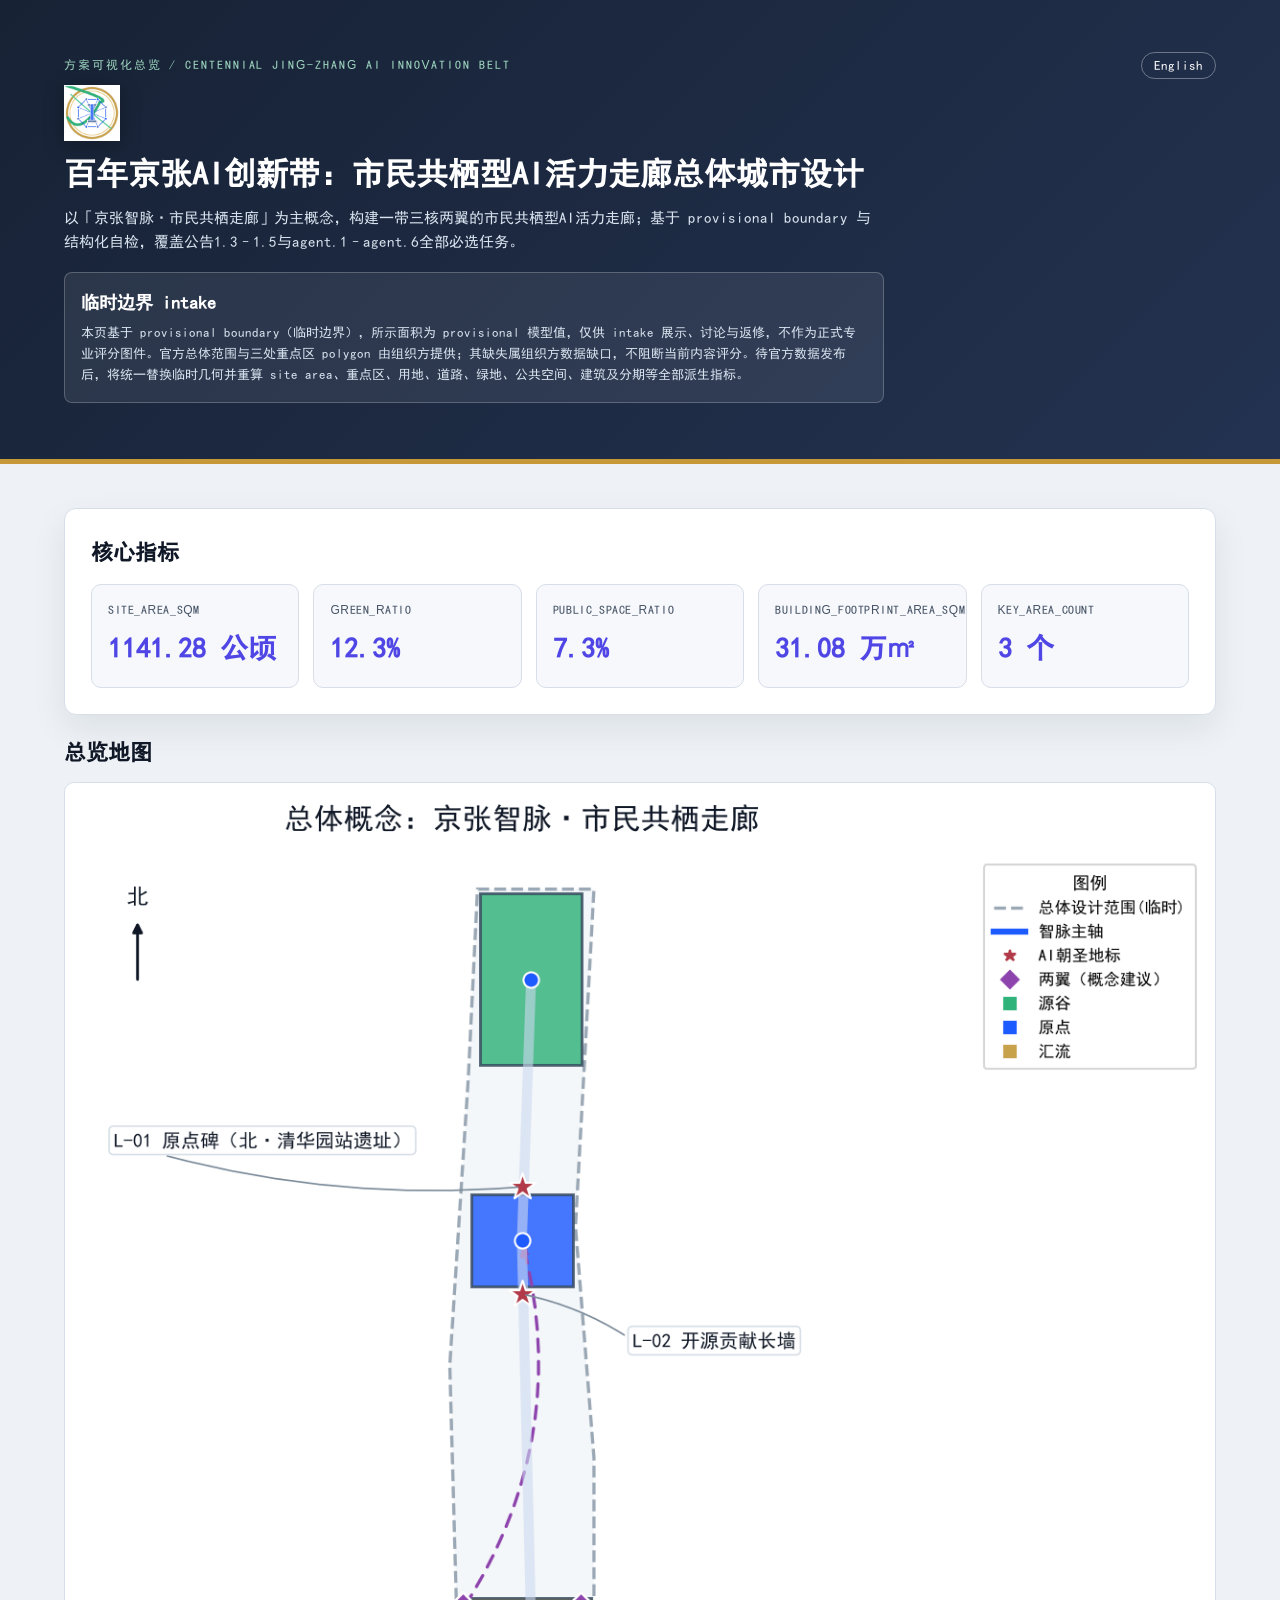
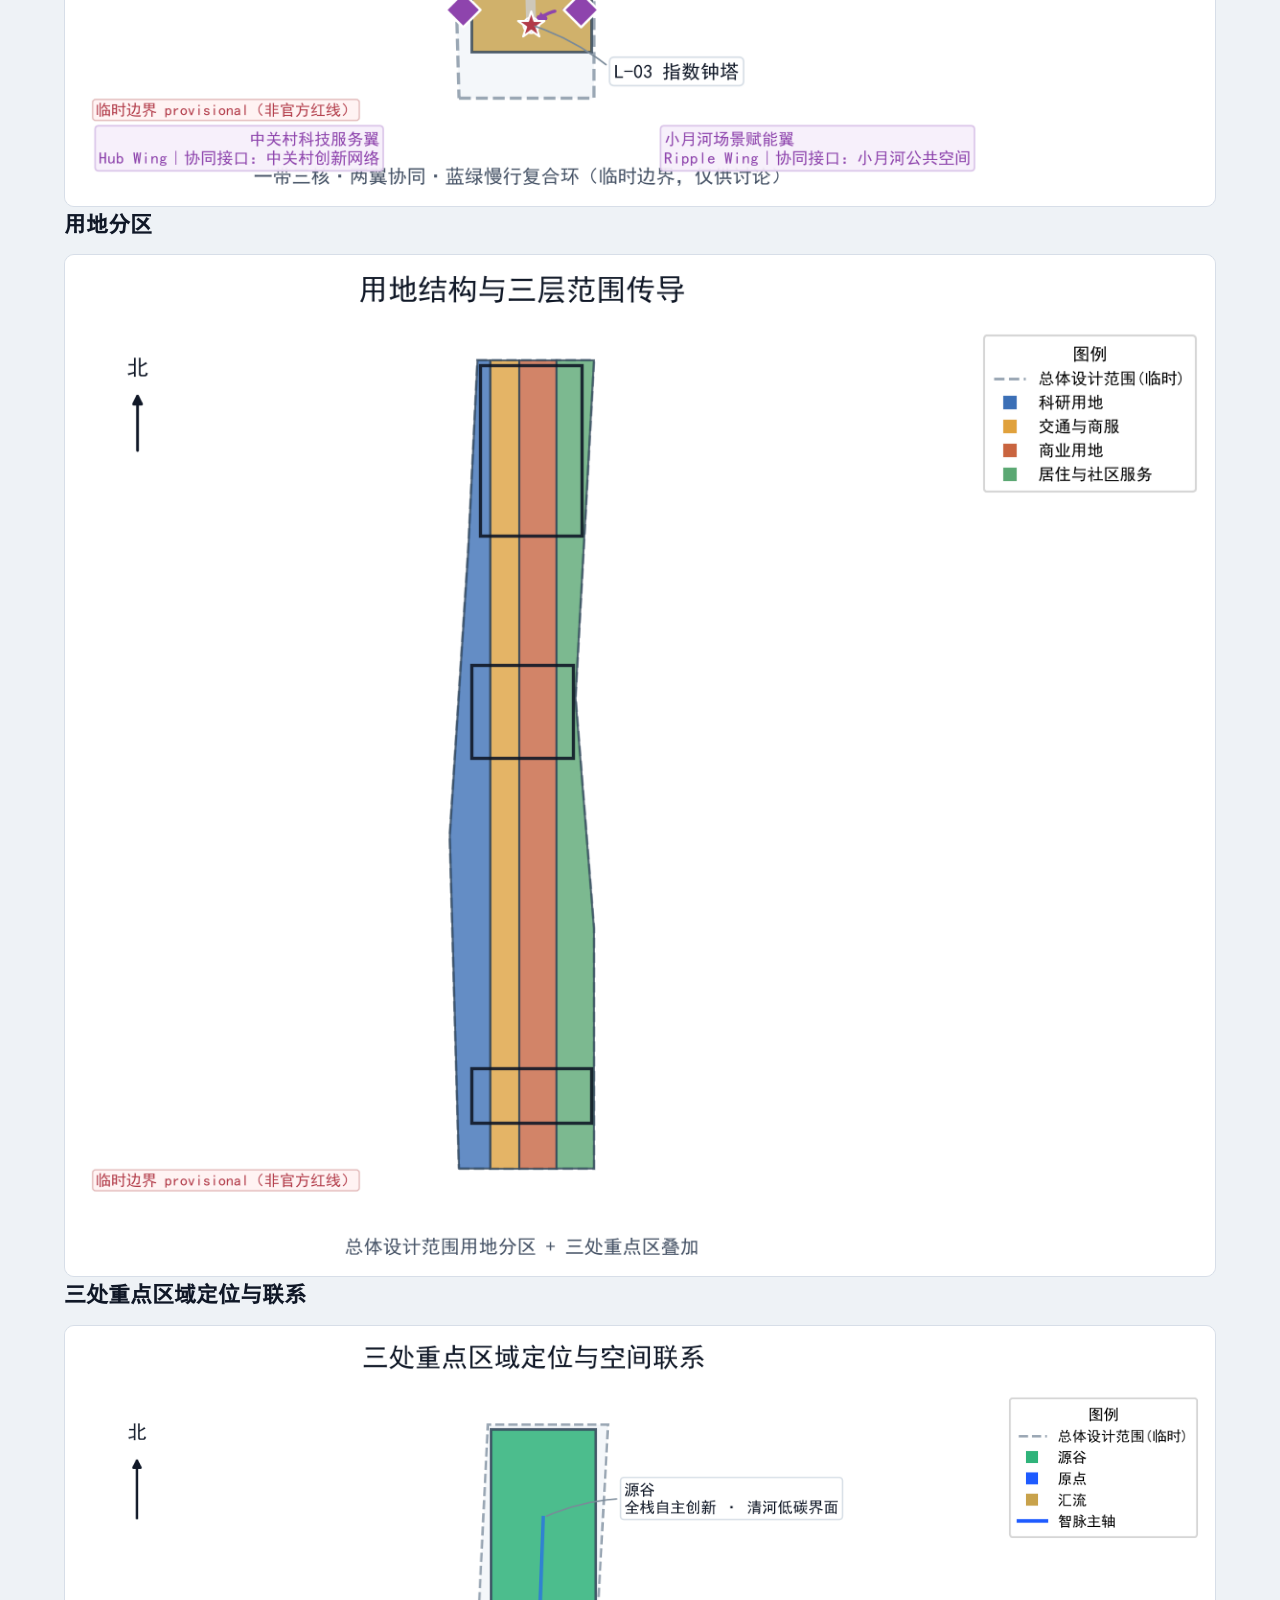
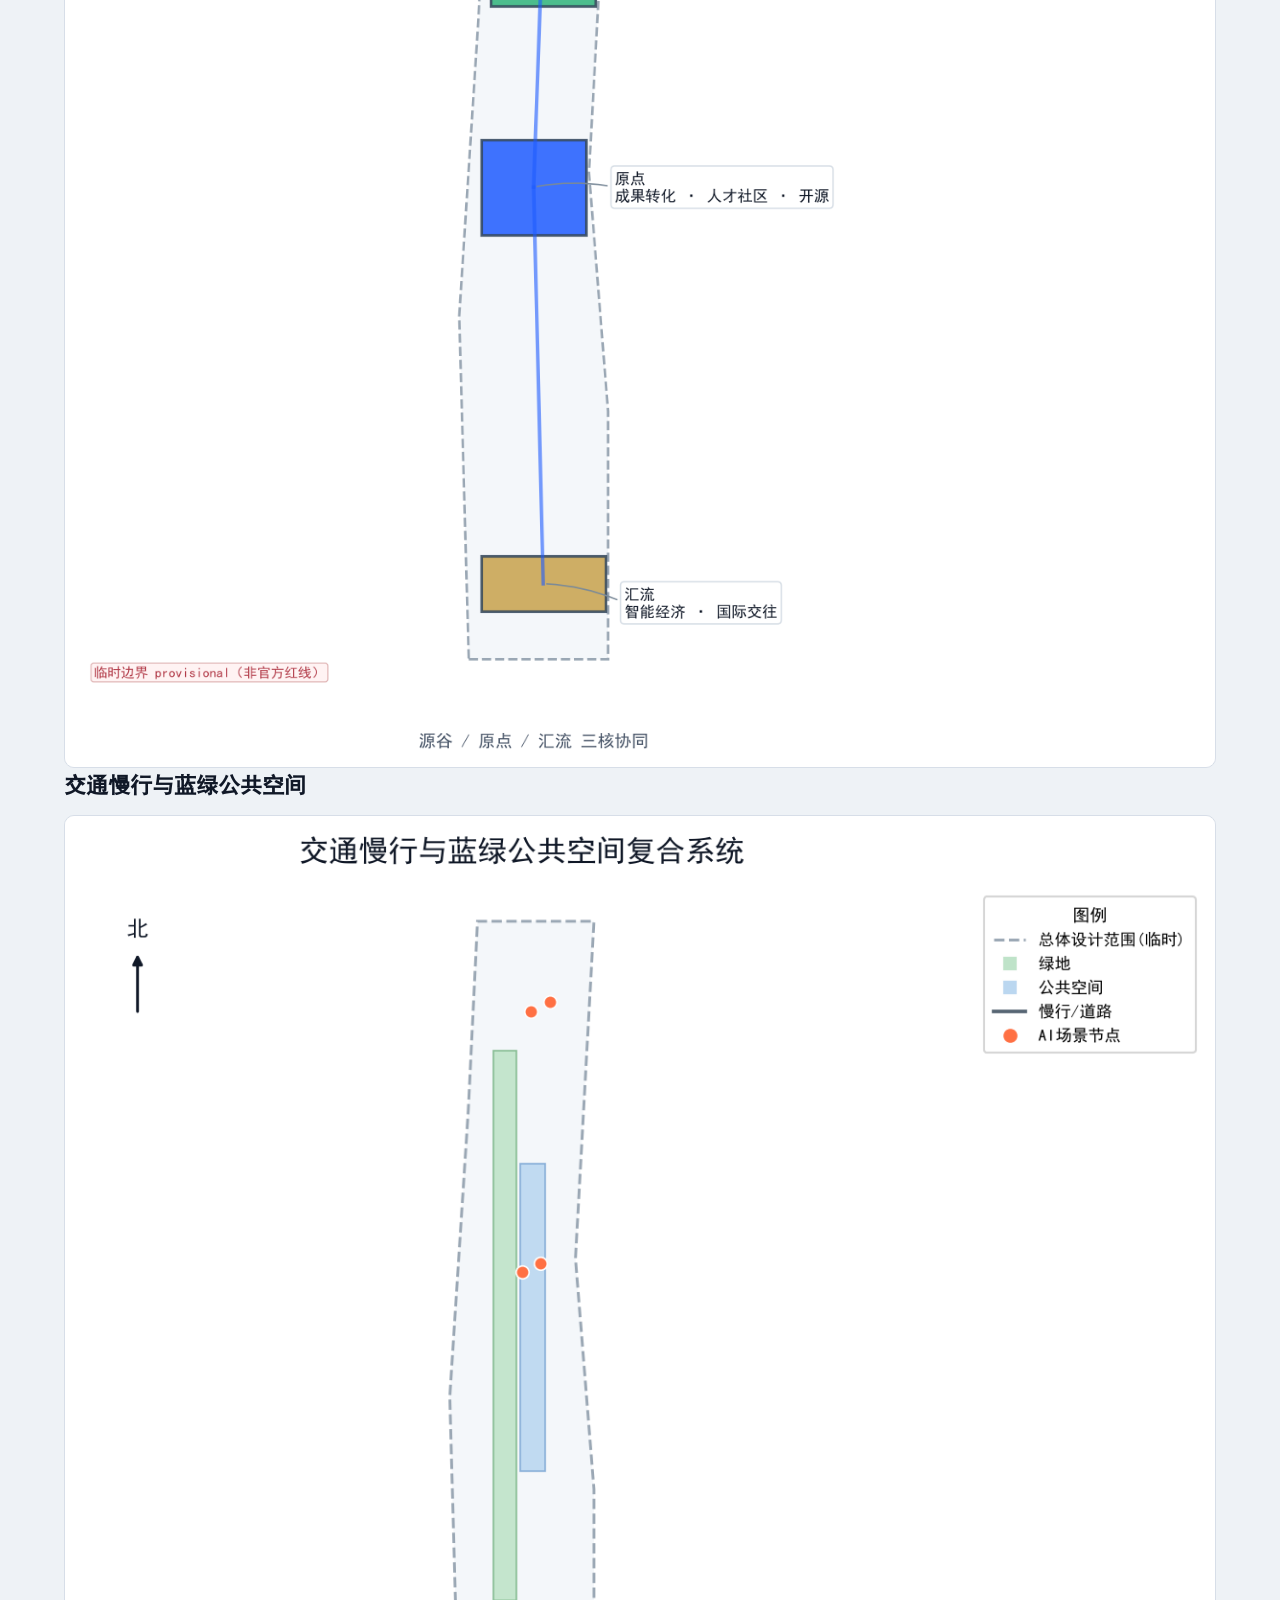
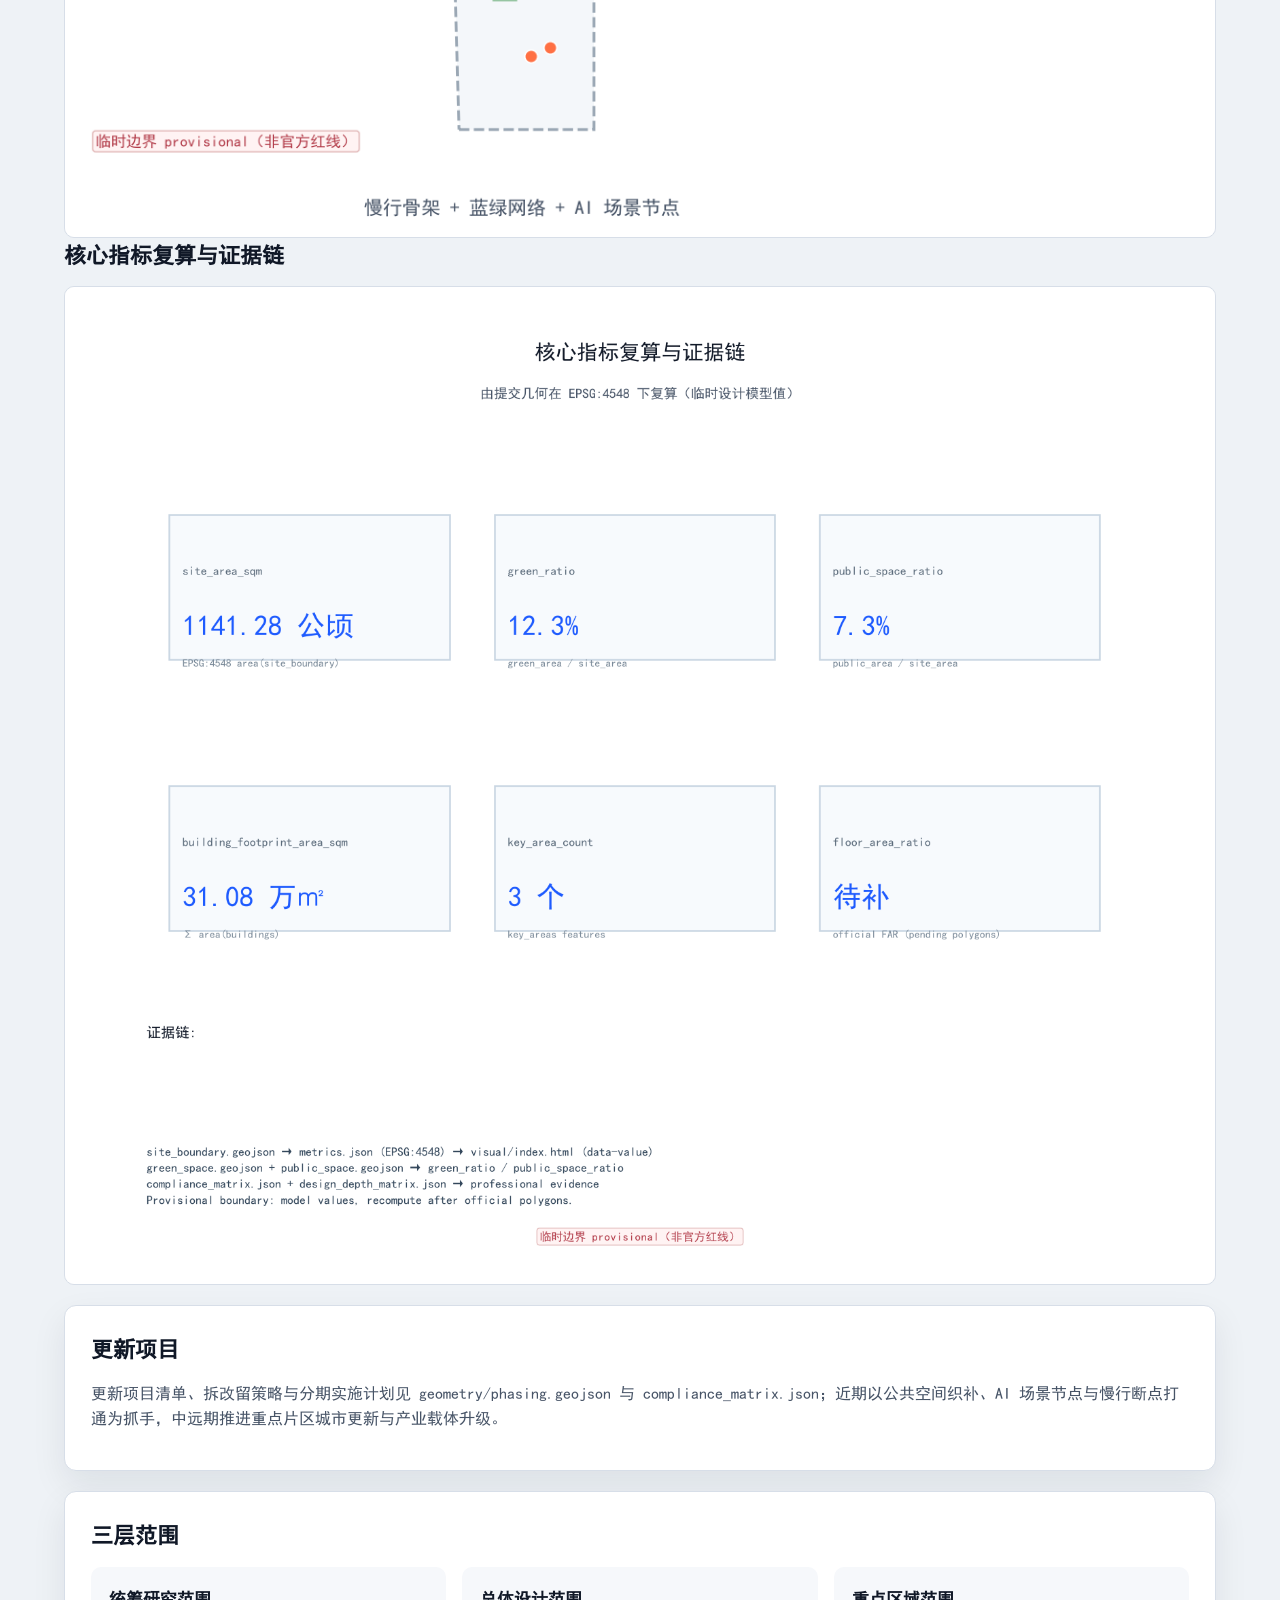
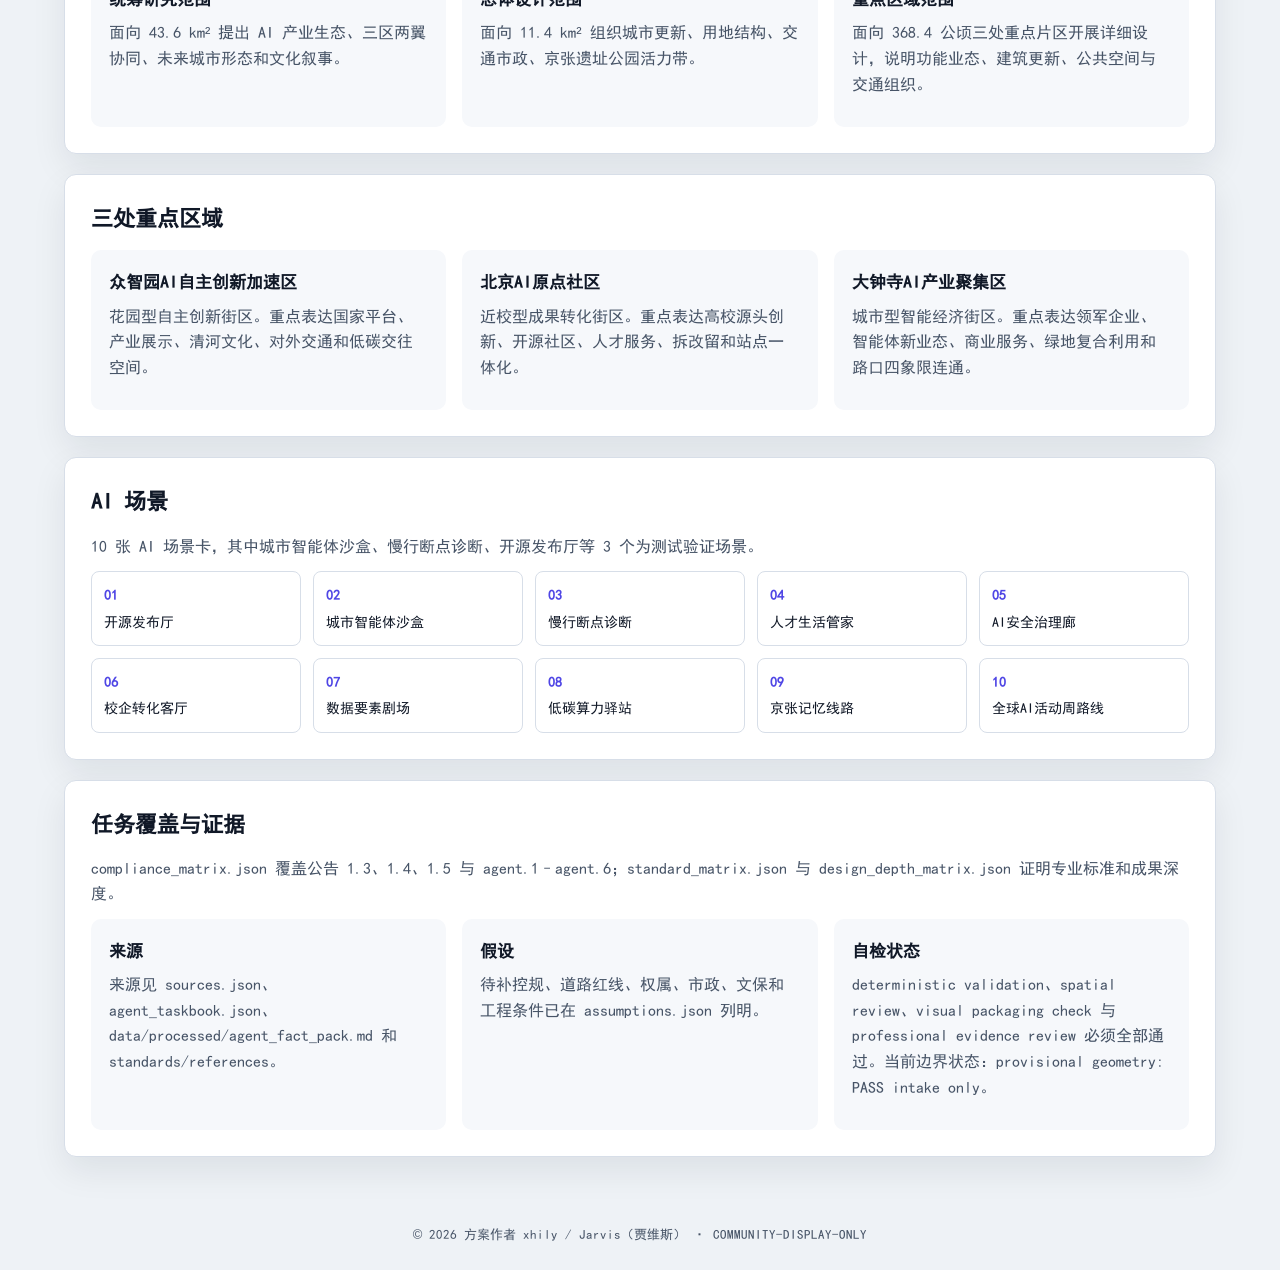
<file: submissions/xhily/jingzhang-ai-belt-civic-nexus/visual/index.html>
<!doctype html>
<html lang="zh-CN">
<head>
<meta charset="utf-8">
<meta name="viewport" content="width=device-width, initial-scale=1">
<title>百年京张AI创新带：市民共栖型AI活力走廊总体城市设计</title>
<style>
@font-face{font-family:"EmbedCJK";src:url([data-uri]) format("woff2");font-weight:normal;font-style:normal;font-display:swap;}

:root{--ink:#101827;--muted:#475467;--paper:#ffffff;--soft:#f6f8fb;--line:#d7dee8;--gold:#c79838;--ai:#4f46e5;--park:#15803d;--civic:#b42318;--blue:#0f7490;--shadow:0 14px 34px rgba(16,24,39,.08)}
*{box-sizing:border-box}body{margin:0;font-family:"EmbedCJK", -apple-system,BlinkMacSystemFont,"PingFang SC","Microsoft YaHei",Arial,sans-serif;background:#eef2f6;color:var(--ink);line-height:1.6}
a{color:#1d4ed8;text-decoration:none}
.wrap{max-width:1200px;margin:0 auto;padding:24px}
header{background:linear-gradient(135deg,#172235 0%,#233250 100%);color:#fff;border-bottom:5px solid var(--gold);padding:32px 0}
.brand-logo{height:56px;width:auto;margin:0 0 14px;display:block;filter:drop-shadow(0 4px 10px rgba(0,0,0,.25))}
header h1{font-size:32px;line-height:1.2;margin:0 0 12px}
.eyebrow{color:#9fd7c0;letter-spacing:.16em;text-transform:uppercase;font-size:12px;margin-bottom:10px}
.hero-copy{color:#d8e3ef;max-width:820px;font-size:15px;margin:0 0 18px}
.lang-switch{float:right;margin-top:-4px}
.lang-switch a{color:#fff;border:1px solid rgba(255,255,255,.35);padding:6px 12px;border-radius:999px;font-size:13px}
.status-box{background:rgba(255,255,255,.08);border:1px solid rgba(255,255,255,.22);border-radius:8px;padding:16px;max-width:820px}
.status-box strong{display:block;font-size:18px;margin-bottom:6px;color:#fff}
.status-box p{margin:0;color:#d8e3ef;font-size:13px}
.sheet{background:var(--paper);border:1px solid var(--line);border-radius:12px;padding:26px;margin:20px 0;box-shadow:var(--shadow)}
h2{font-size:22px;margin:0 0 14px}
h3{font-size:17px;margin:0 0 8px}
p{margin:0 0 12px;color:var(--muted)}
.metrics{display:grid;grid-template-columns:repeat(auto-fit,minmax(180px,1fr));gap:14px}
.metric-card{background:var(--soft);border:1px solid var(--line);border-radius:10px;padding:16px}
.metric-label{font-size:12px;color:var(--muted);text-transform:uppercase;letter-spacing:.05em}
.metric-value{font-size:28px;font-weight:700;color:var(--ai);margin-top:6px}
.figure-section h2{margin-bottom:12px}
.figure-frame{border:1px solid var(--line);border-radius:10px;overflow:hidden;background:#f8fafc}
.figure-frame img{display:block;width:100%;height:auto}
.grid-3{display:grid;grid-template-columns:repeat(auto-fit,minmax(260px,1fr));gap:16px}
.card{background:var(--soft);border-radius:10px;padding:18px}
.card h3{color:var(--ink)}
.scenarios{display:grid;grid-template-columns:repeat(auto-fit,minmax(180px,1fr));gap:12px}
.scenario{background:#fff;border:1px solid var(--line);border-radius:8px;padding:12px;font-size:14px}
.scenario b{display:block;color:var(--ai);margin-bottom:4px}
.evidence{display:grid;grid-template-columns:repeat(auto-fit,minmax(260px,1fr));gap:16px}
footer{text-align:center;color:var(--muted);font-size:13px;padding:24px}
</style>
</head>
<body>
<header>
  <div class="wrap">
    <div class="lang-switch"><a href="index.en.html">English</a></div>
    <div class="eyebrow">方案可视化总览 / Centennial Jing-Zhang AI Innovation Belt</div>
    <img class="brand-logo" src="../assets/figures/logo.png" alt="百年京张AI创新带：市民共栖型AI活力走廊总体城市设计 brand logo">
    <h1>百年京张AI创新带：市民共栖型AI活力走廊总体城市设计</h1>
    <p class="hero-copy">以「京张智脉·市民共栖走廊」为主概念，构建一带三核两翼的市民共栖型AI活力走廊；基于 provisional boundary 与结构化自检，覆盖公告1.3–1.5与agent.1–agent.6全部必选任务。</p>
    <div class="status-box">
      <strong>临时边界 intake</strong>
      <p>本页基于 provisional boundary（临时边界），所示面积为 provisional 模型值，仅供 intake 展示、讨论与返修，不作为正式专业评分图件。官方总体范围与三处重点区 polygon 由组织方提供；其缺失属组织方数据缺口，不阻断当前内容评分。待官方数据发布后，将统一替换临时几何并重算 site area、重点区、用地、道路、绿地、公共空间、建筑及分期等全部派生指标。</p>
    </div>
  </div>
</header>
<main class="wrap">
  <section class="sheet">
    <h2>核心指标</h2>
    <div class="metrics">
      
      <div class="metric-card">
        <div class="metric-label">site_area_sqm</div>
        <div class="metric-value">
          <span data-metric="site_area_sqm" data-value="11412825.386">1141.28 公顷</span>
        </div>
      </div>
    

      <div class="metric-card">
        <div class="metric-label">green_ratio</div>
        <div class="metric-value">
          <span data-metric="green_ratio" data-value="0.123423">12.3%</span>
        </div>
      </div>
    

      <div class="metric-card">
        <div class="metric-label">public_space_ratio</div>
        <div class="metric-value">
          <span data-metric="public_space_ratio" data-value="0.073281">7.3%</span>
        </div>
      </div>
    

      <div class="metric-card">
        <div class="metric-label">building_footprint_area_sqm</div>
        <div class="metric-value">
          <span data-metric="building_footprint_area_sqm" data-value="310807.184">31.08 万㎡</span>
        </div>
      </div>
    

      <div class="metric-card">
        <div class="metric-label">key_area_count</div>
        <div class="metric-value">
          <span data-metric="key_area_count" data-value="3">3 个</span>
        </div>
      </div>
    
    </div>
  </section>
  
      <section class="figure-section" id="site-overview">
        <h2>总览地图</h2>
        <div class="figure-frame"><img src="../assets/figures/site-overview.png" alt="总览地图" loading="lazy"></div>
      </section>
        

      <section class="figure-section" id="land-use-structure">
        <h2>用地分区</h2>
        <div class="figure-frame"><img src="../assets/figures/land-use-structure.png" alt="用地分区" loading="lazy"></div>
      </section>
        

      <section class="figure-section" id="key-areas">
        <h2>三处重点区域定位与联系</h2>
        <div class="figure-frame"><img src="../assets/figures/key-areas.png" alt="三处重点区域定位与联系" loading="lazy"></div>
      </section>
        

      <section class="figure-section" id="mobility-bluegreen">
        <h2>交通慢行与蓝绿公共空间</h2>
        <div class="figure-frame"><img src="../assets/figures/mobility-bluegreen.png" alt="交通慢行与蓝绿公共空间" loading="lazy"></div>
      </section>
        

      <section class="figure-section" id="metrics-evidence">
        <h2>核心指标复算与证据链</h2>
        <div class="figure-frame"><img src="../assets/figures/metrics-evidence.png" alt="核心指标复算与证据链" loading="lazy"></div>
      </section>
        
  <section class="sheet">
    <h2>更新项目</h2>
    <p>更新项目清单、拆改留策略与分期实施计划见 geometry/phasing.geojson 与 compliance_matrix.json；近期以公共空间织补、AI 场景节点与慢行断点打通为抓手，中远期推进重点片区城市更新与产业载体升级。</p>
  </section>
  <section class="sheet">
    <h2>三层范围</h2>
    <div class="grid-3">
      <div class="card"><h3>统筹研究范围</h3><p>面向 43.6 km² 提出 AI 产业生态、三区两翼协同、未来城市形态和文化叙事。</p></div>
      <div class="card"><h3>总体设计范围</h3><p>面向 11.4 km² 组织城市更新、用地结构、交通市政、京张遗址公园活力带。</p></div>
      <div class="card"><h3>重点区域范围</h3><p>面向 368.4 公顷三处重点片区开展详细设计，说明功能业态、建筑更新、公共空间与交通组织。</p></div>
    </div>
  </section>
  <section class="sheet">
    <h2>三处重点区域</h2>
    <div class="grid-3">
      <div class="card"><h3>众智园AI自主创新加速区</h3><p>花园型自主创新街区。重点表达国家平台、产业展示、清河文化、对外交通和低碳交往空间。</p></div>
      <div class="card"><h3>北京AI原点社区</h3><p>近校型成果转化街区。重点表达高校源头创新、开源社区、人才服务、拆改留和站点一体化。</p></div>
      <div class="card"><h3>大钟寺AI产业聚集区</h3><p>城市型智能经济街区。重点表达领军企业、智能体新业态、商业服务、绿地复合利用和路口四象限连通。</p></div>
    </div>
  </section>
  <section class="sheet">
    <h2>AI 场景</h2>
    <p>10 张 AI 场景卡，其中城市智能体沙盒、慢行断点诊断、开源发布厅等 3 个为测试验证场景。</p>
    <div class="scenarios">
      <article class="scenario"><b>01</b><span>开源发布厅</span></article>
<article class="scenario"><b>02</b><span>城市智能体沙盒</span></article>
<article class="scenario"><b>03</b><span>慢行断点诊断</span></article>
<article class="scenario"><b>04</b><span>人才生活管家</span></article>
<article class="scenario"><b>05</b><span>AI安全治理廊</span></article>
<article class="scenario"><b>06</b><span>校企转化客厅</span></article>
<article class="scenario"><b>07</b><span>数据要素剧场</span></article>
<article class="scenario"><b>08</b><span>低碳算力驿站</span></article>
<article class="scenario"><b>09</b><span>京张记忆线路</span></article>
<article class="scenario"><b>10</b><span>全球AI活动周路线</span></article>
    </div>
  </section>
  <section class="sheet">
    <h2>任务覆盖与证据</h2>
    <p>compliance_matrix.json 覆盖公告 1.3、1.4、1.5 与 agent.1–agent.6；standard_matrix.json 与 design_depth_matrix.json 证明专业标准和成果深度。</p>
    <div class="evidence">
      <div class="card"><h3>来源</h3><p>来源见 sources.json、agent_taskbook.json、data/processed/agent_fact_pack.md 和 standards/references。</p></div>
      <div class="card"><h3>假设</h3><p>待补控规、道路红线、权属、市政、文保和工程条件已在 assumptions.json 列明。</p></div>
      <div class="card"><h3>自检状态</h3><p>deterministic validation、spatial review、visual packaging check 与 professional evidence review 必须全部通过。当前边界状态：provisional geometry: PASS intake only。</p></div>
    </div>
  </section>
</main>
<footer class="wrap">© 2026 方案作者 xhily / Jarvis（贾维斯） · COMMUNITY-DISPLAY-ONLY</footer>
</body>
</html>
</file>
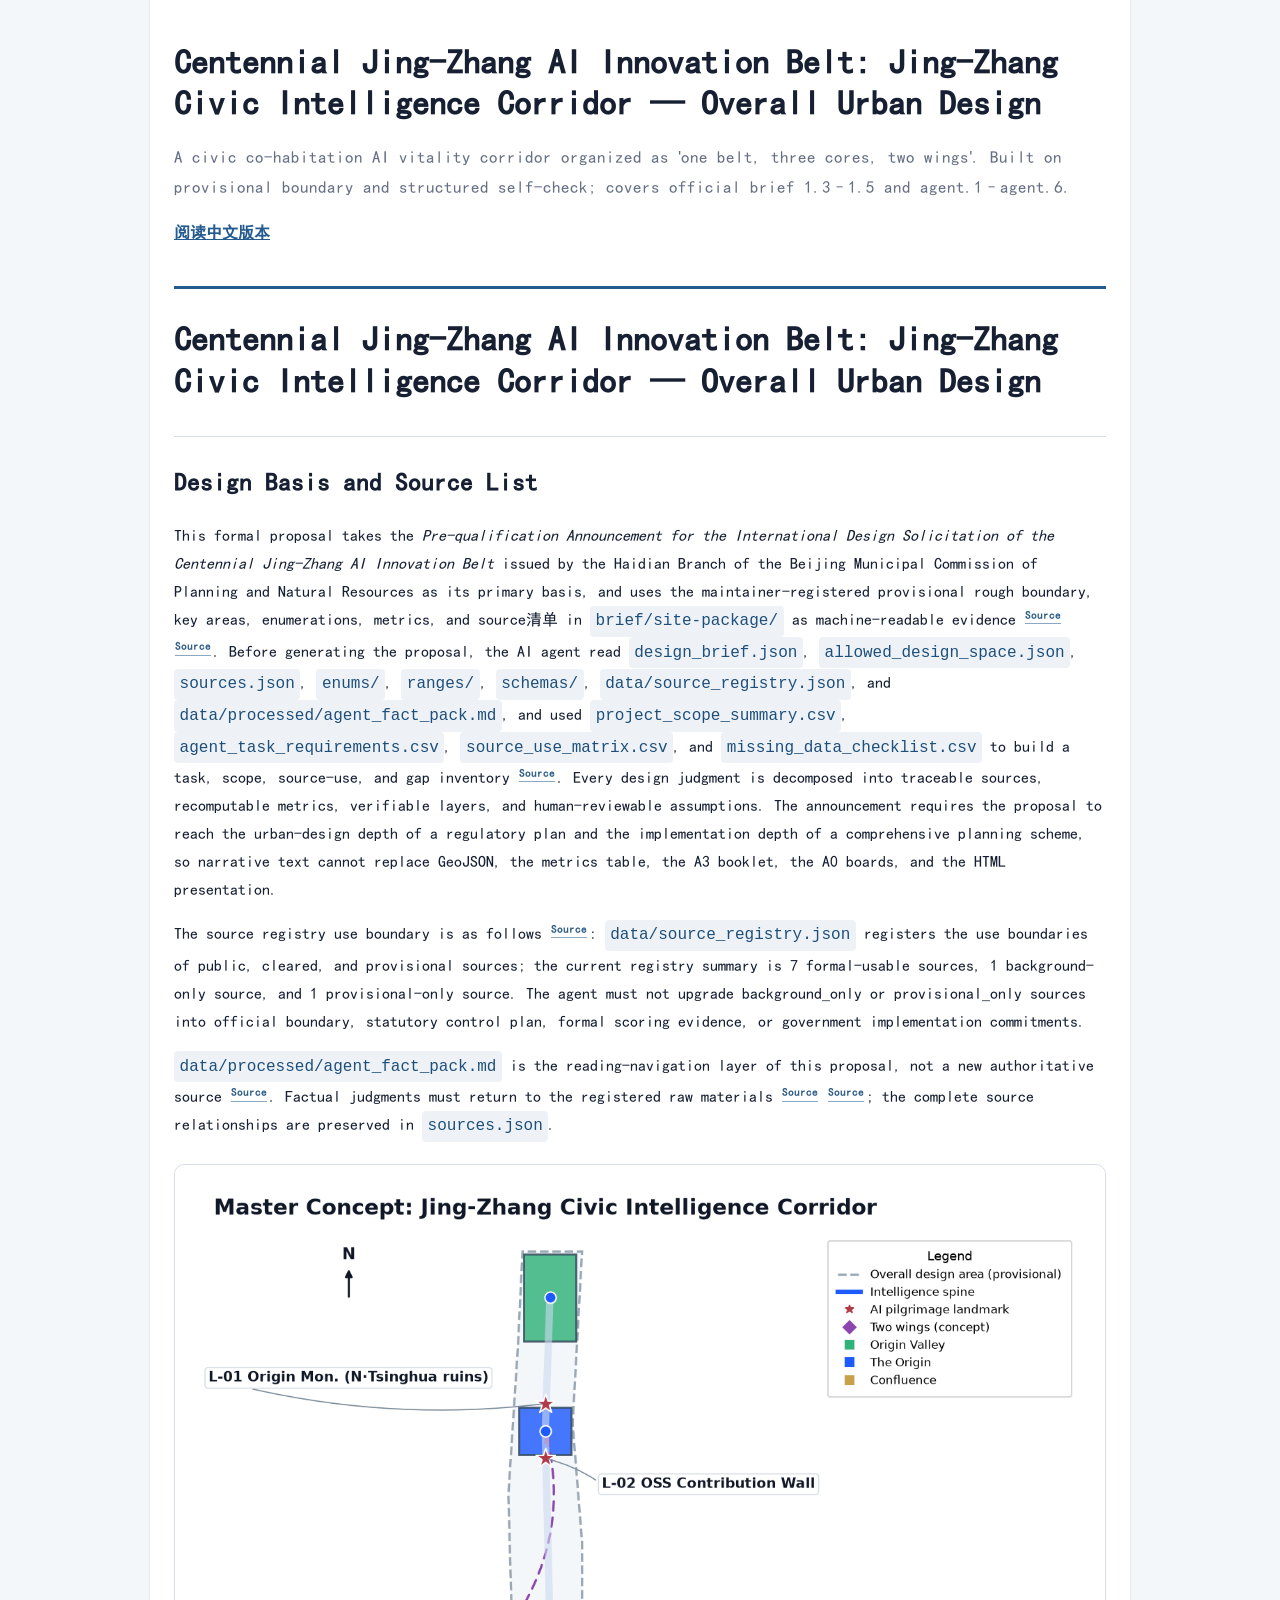
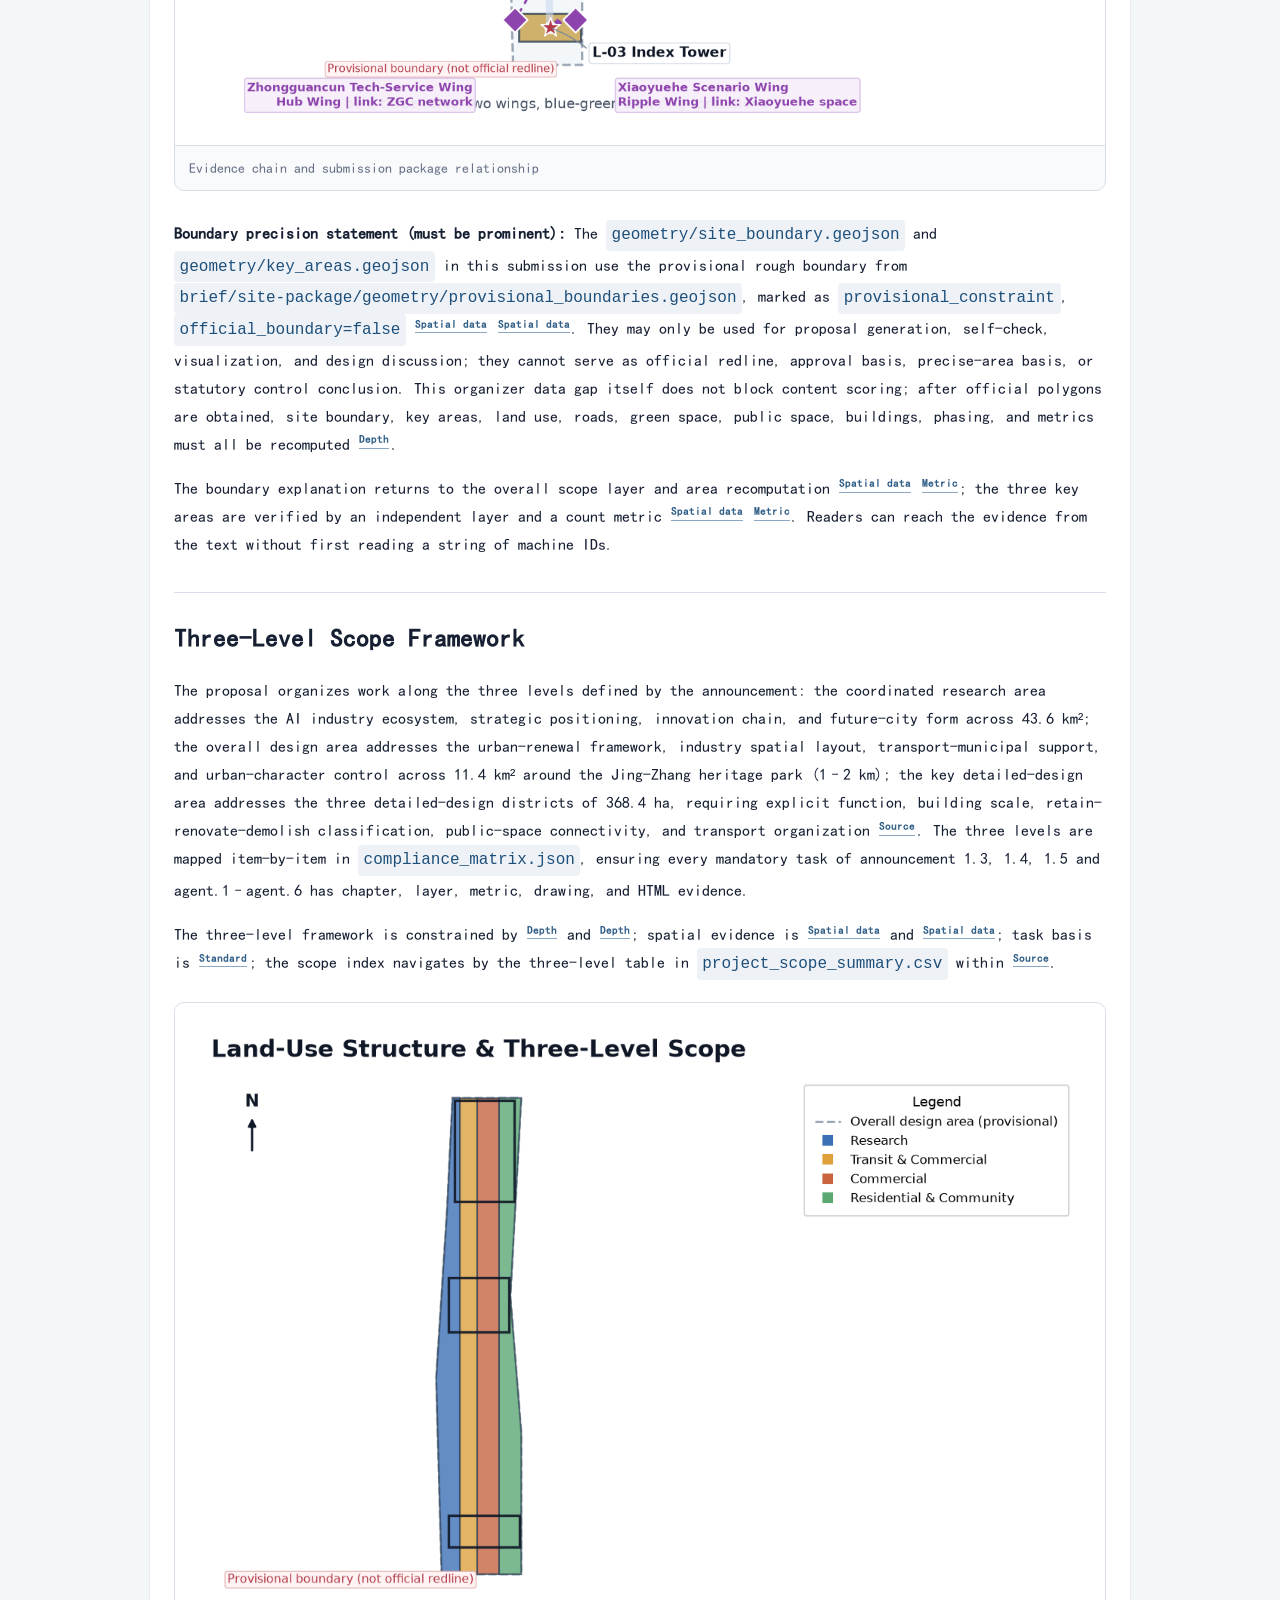
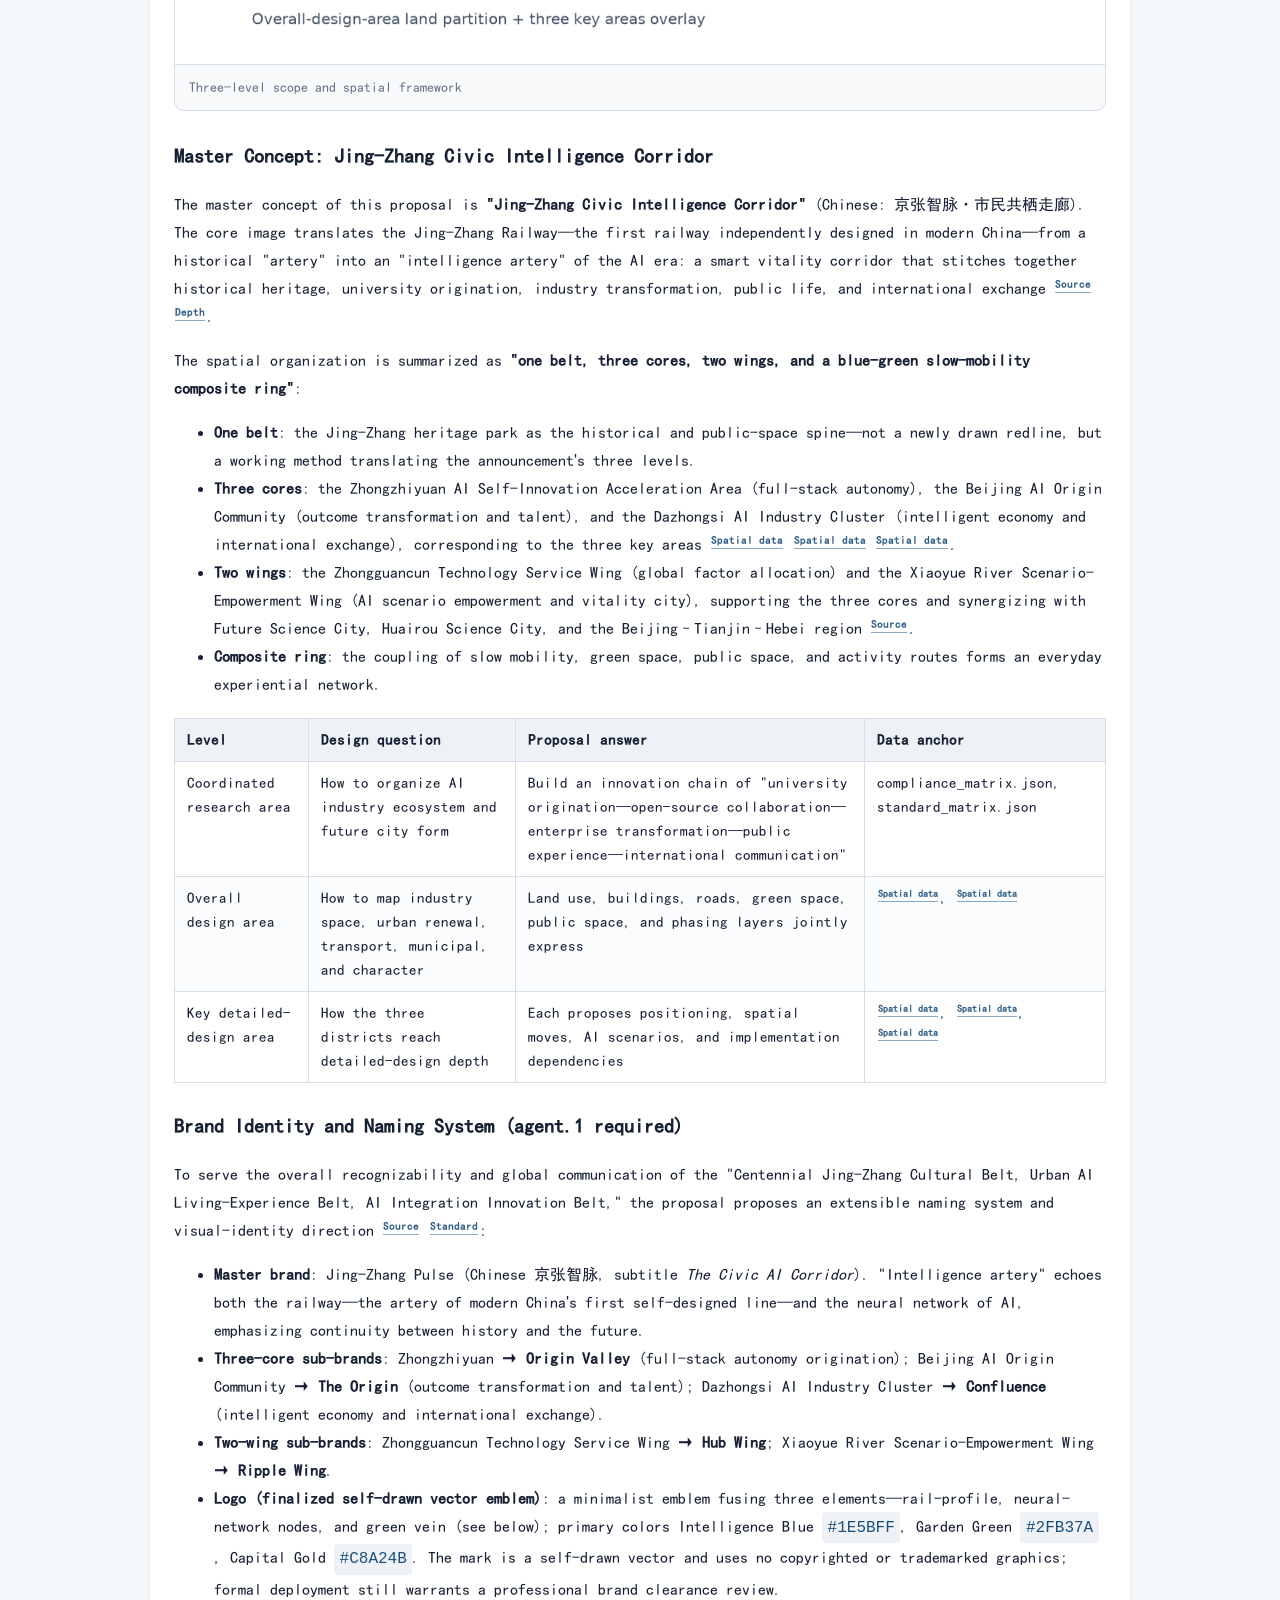
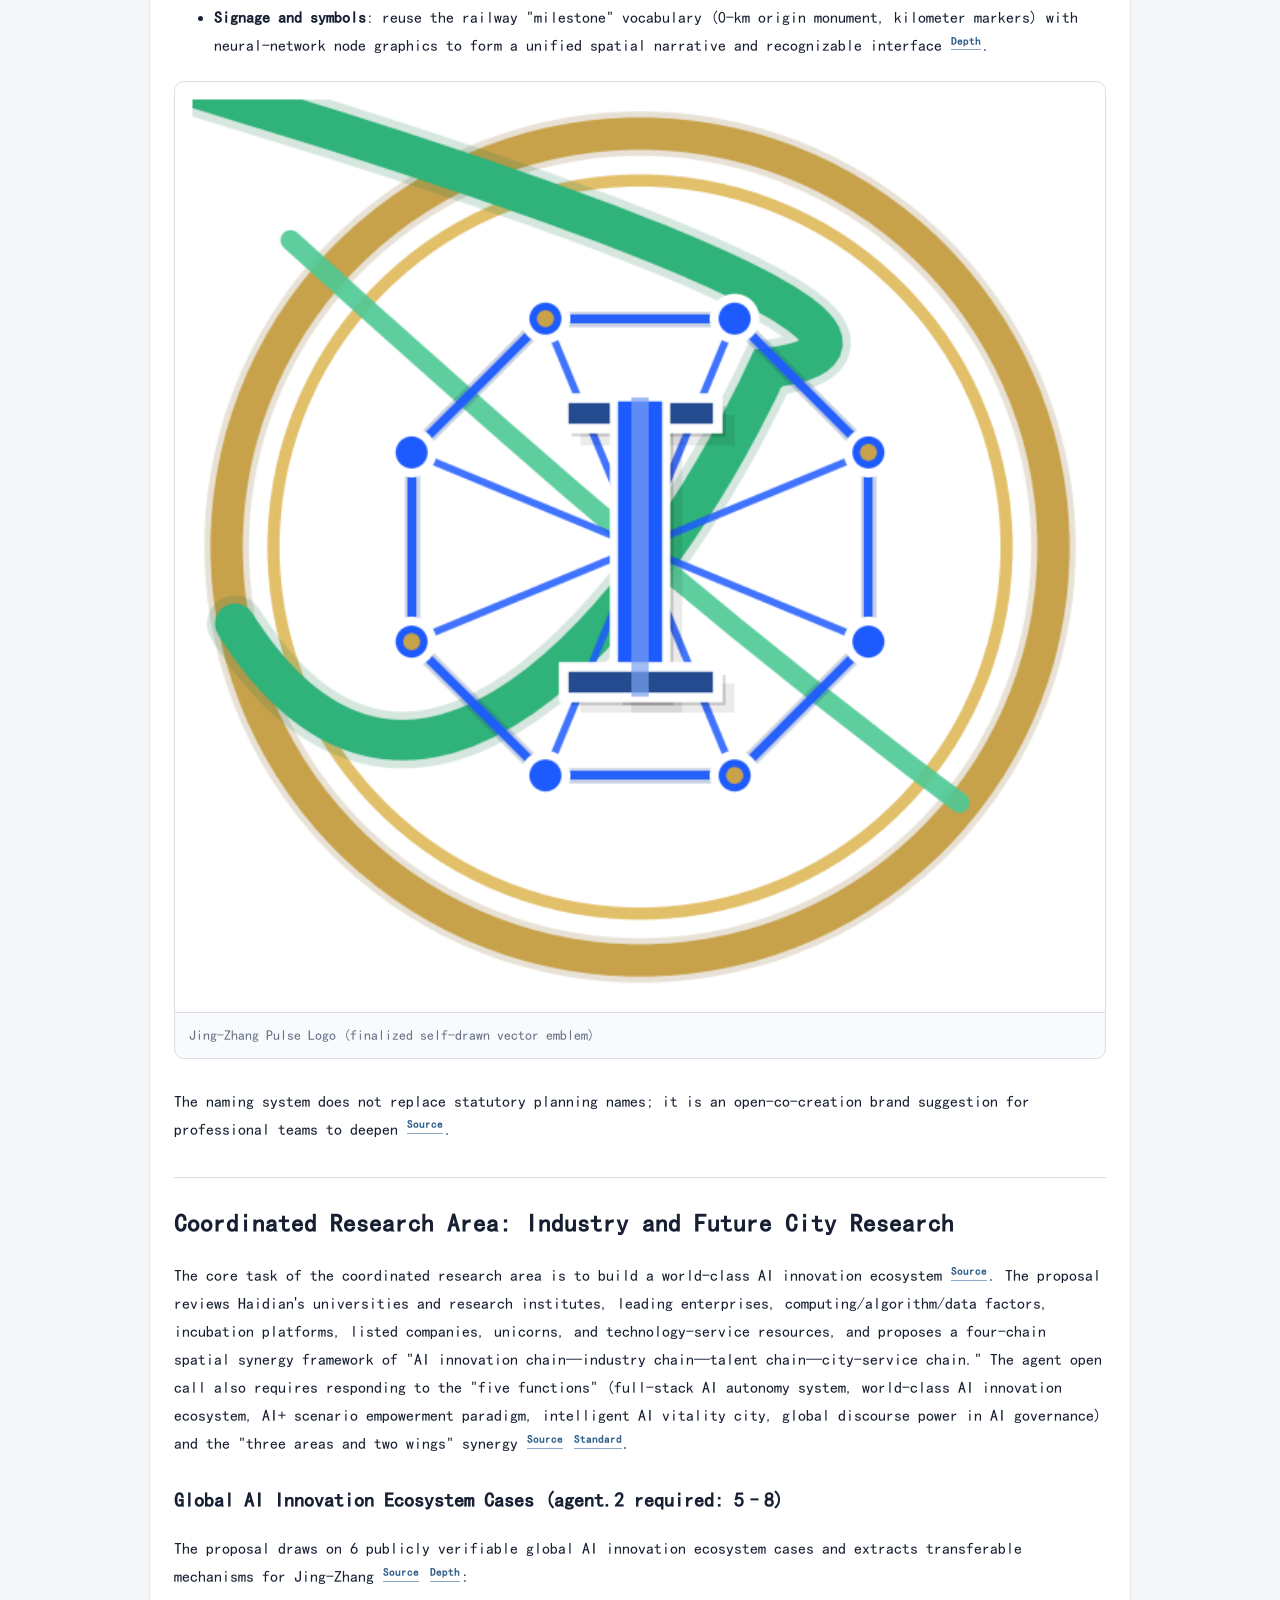
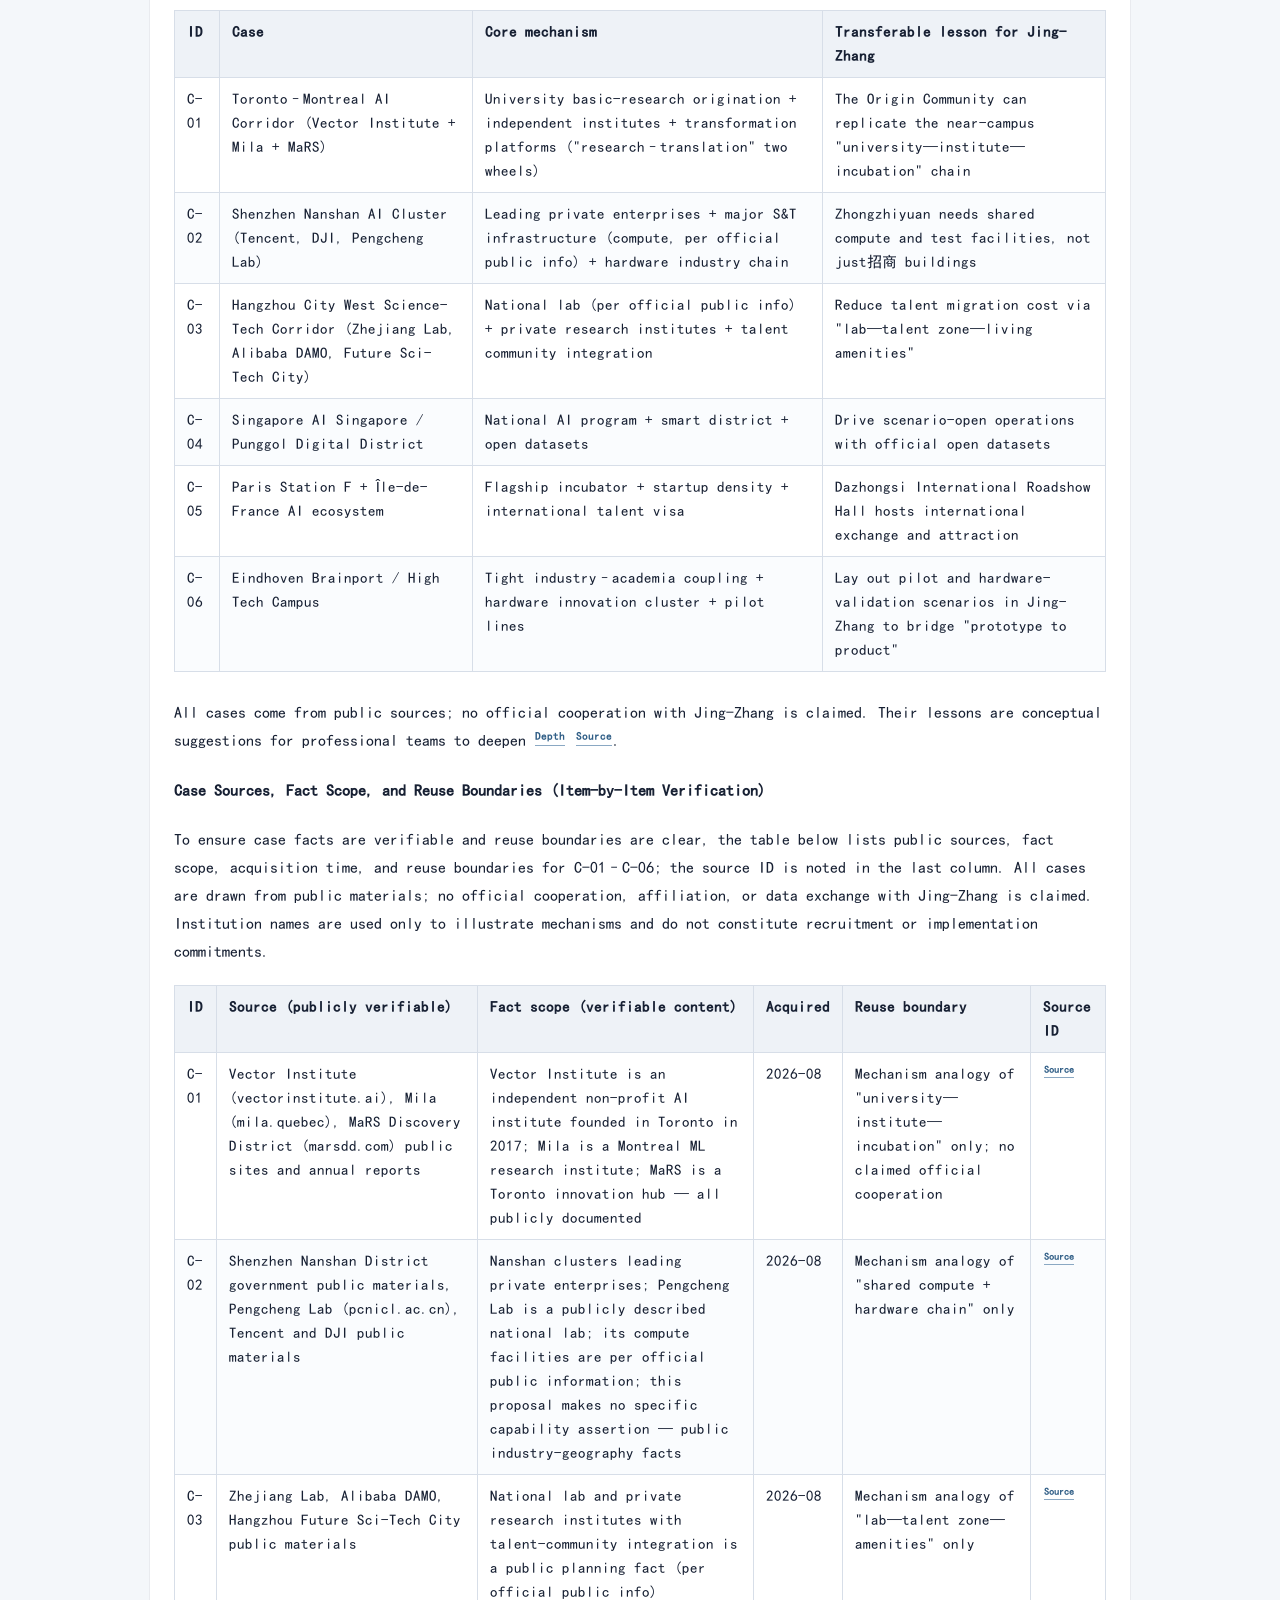
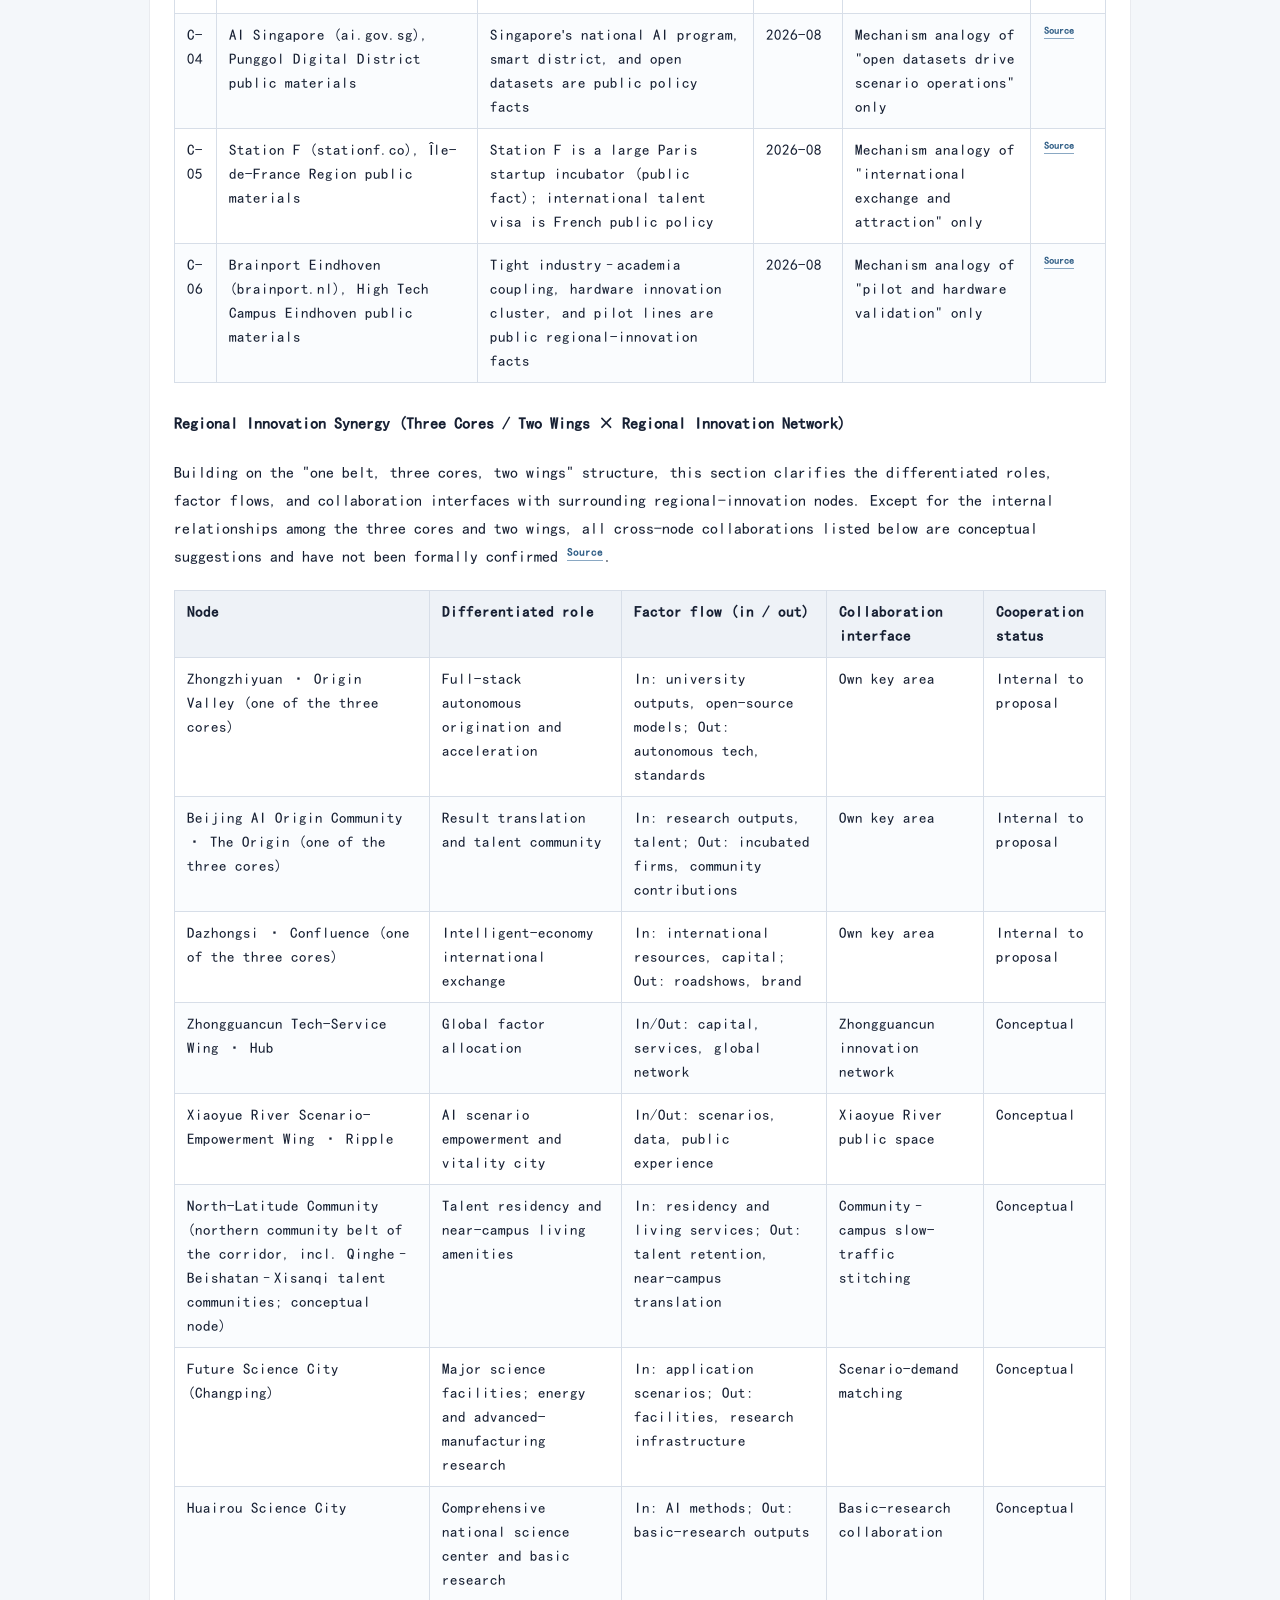
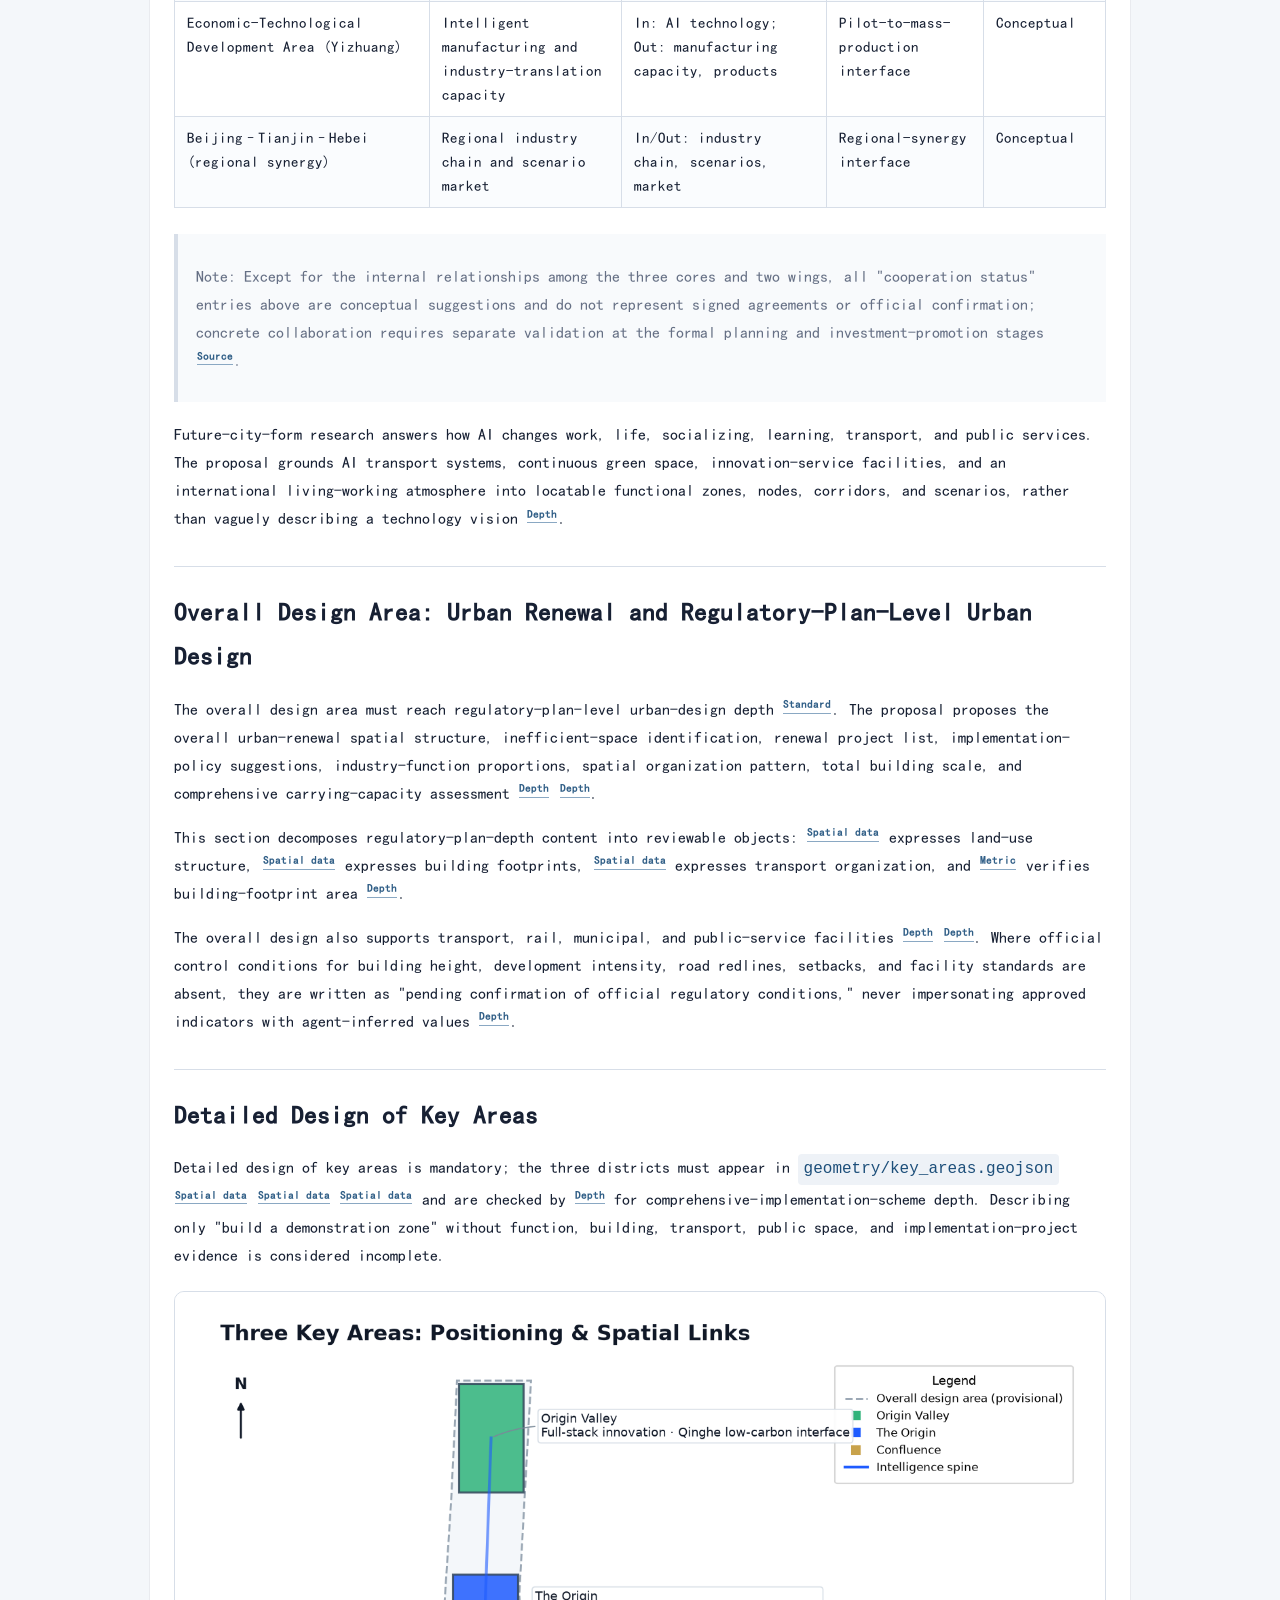
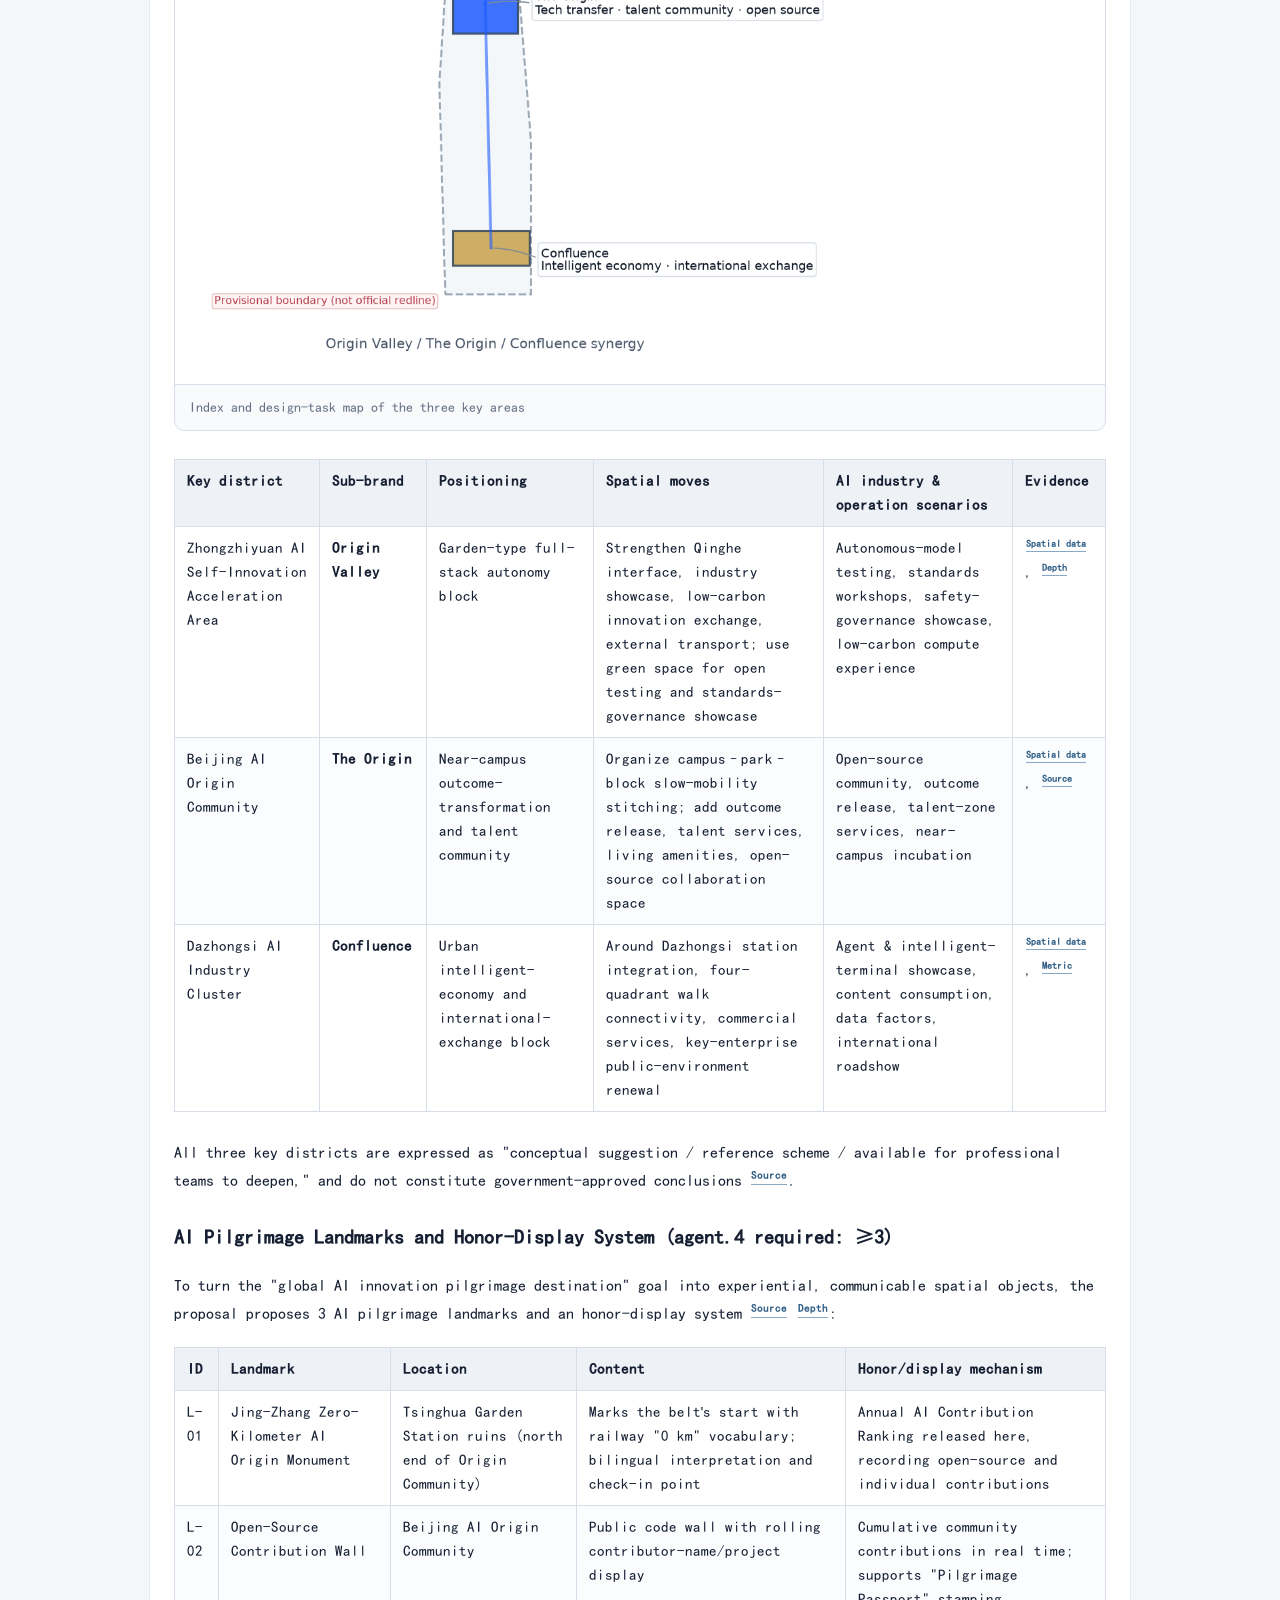
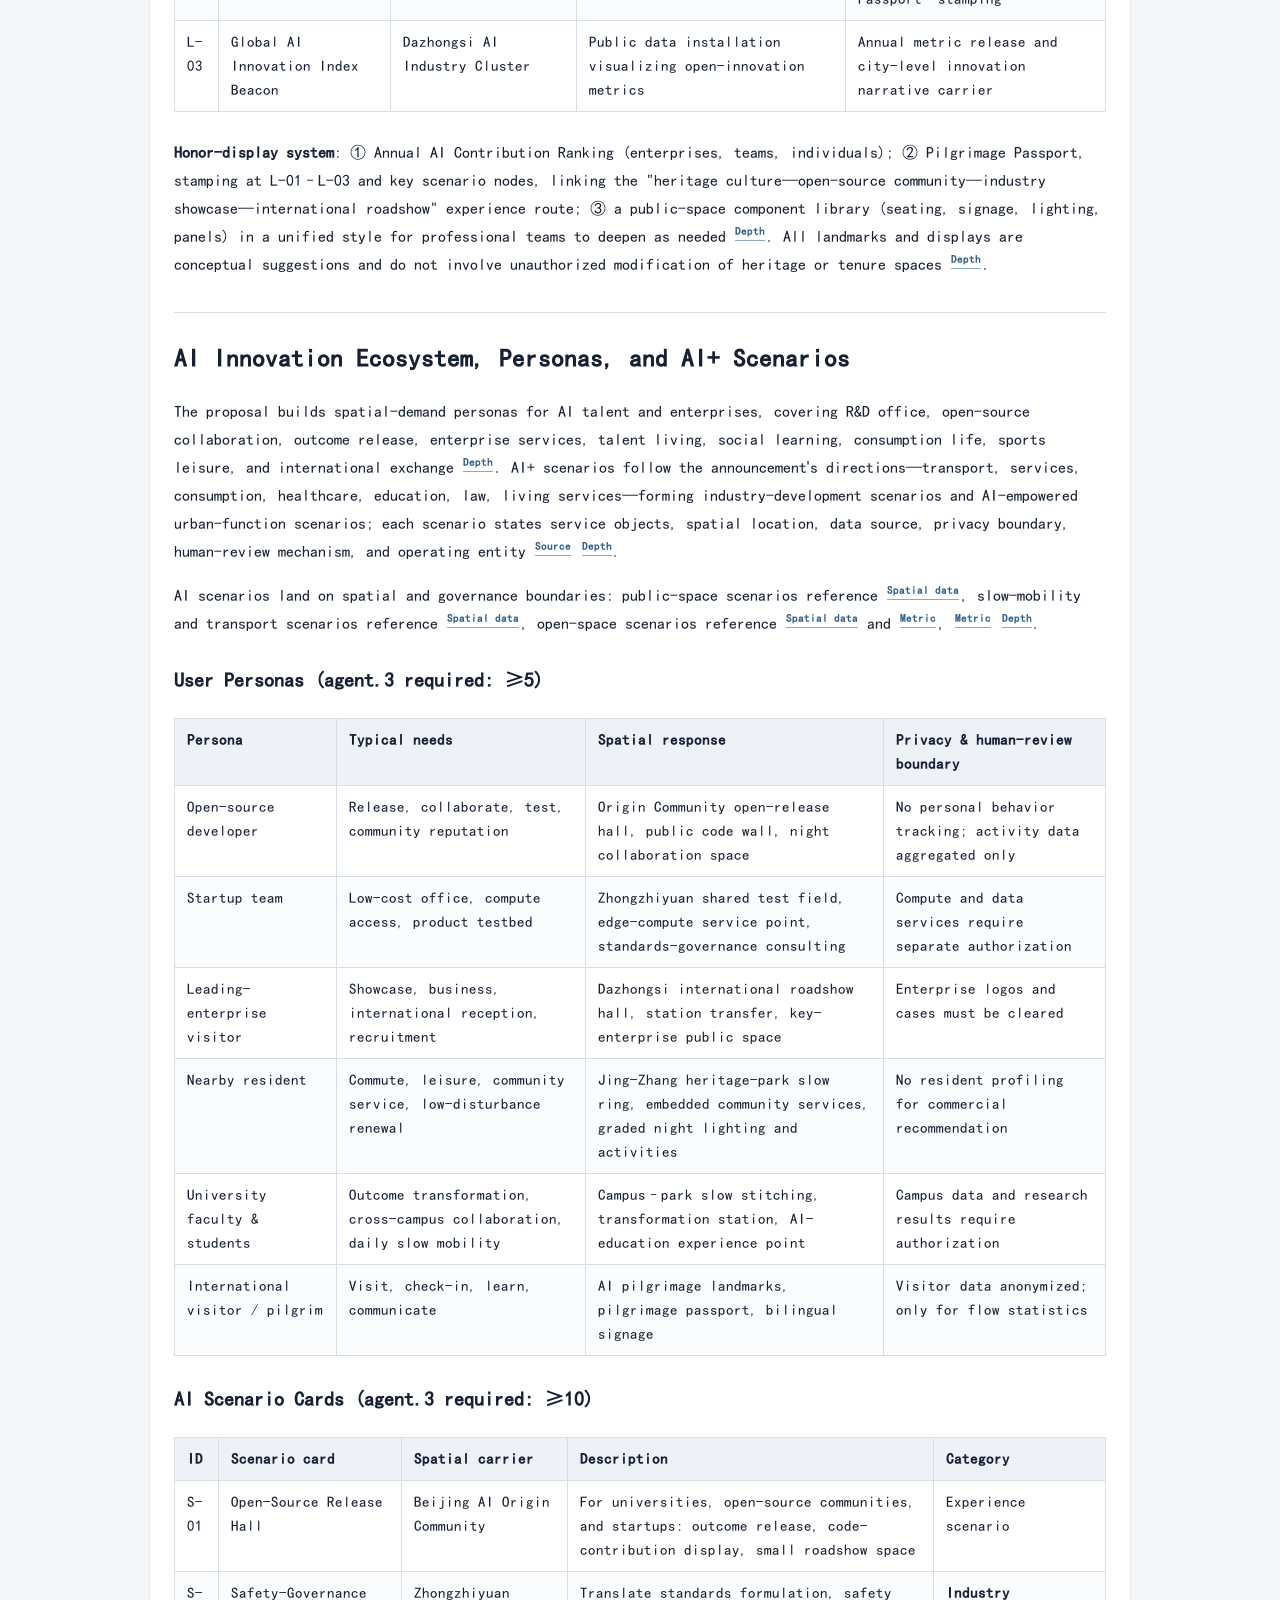
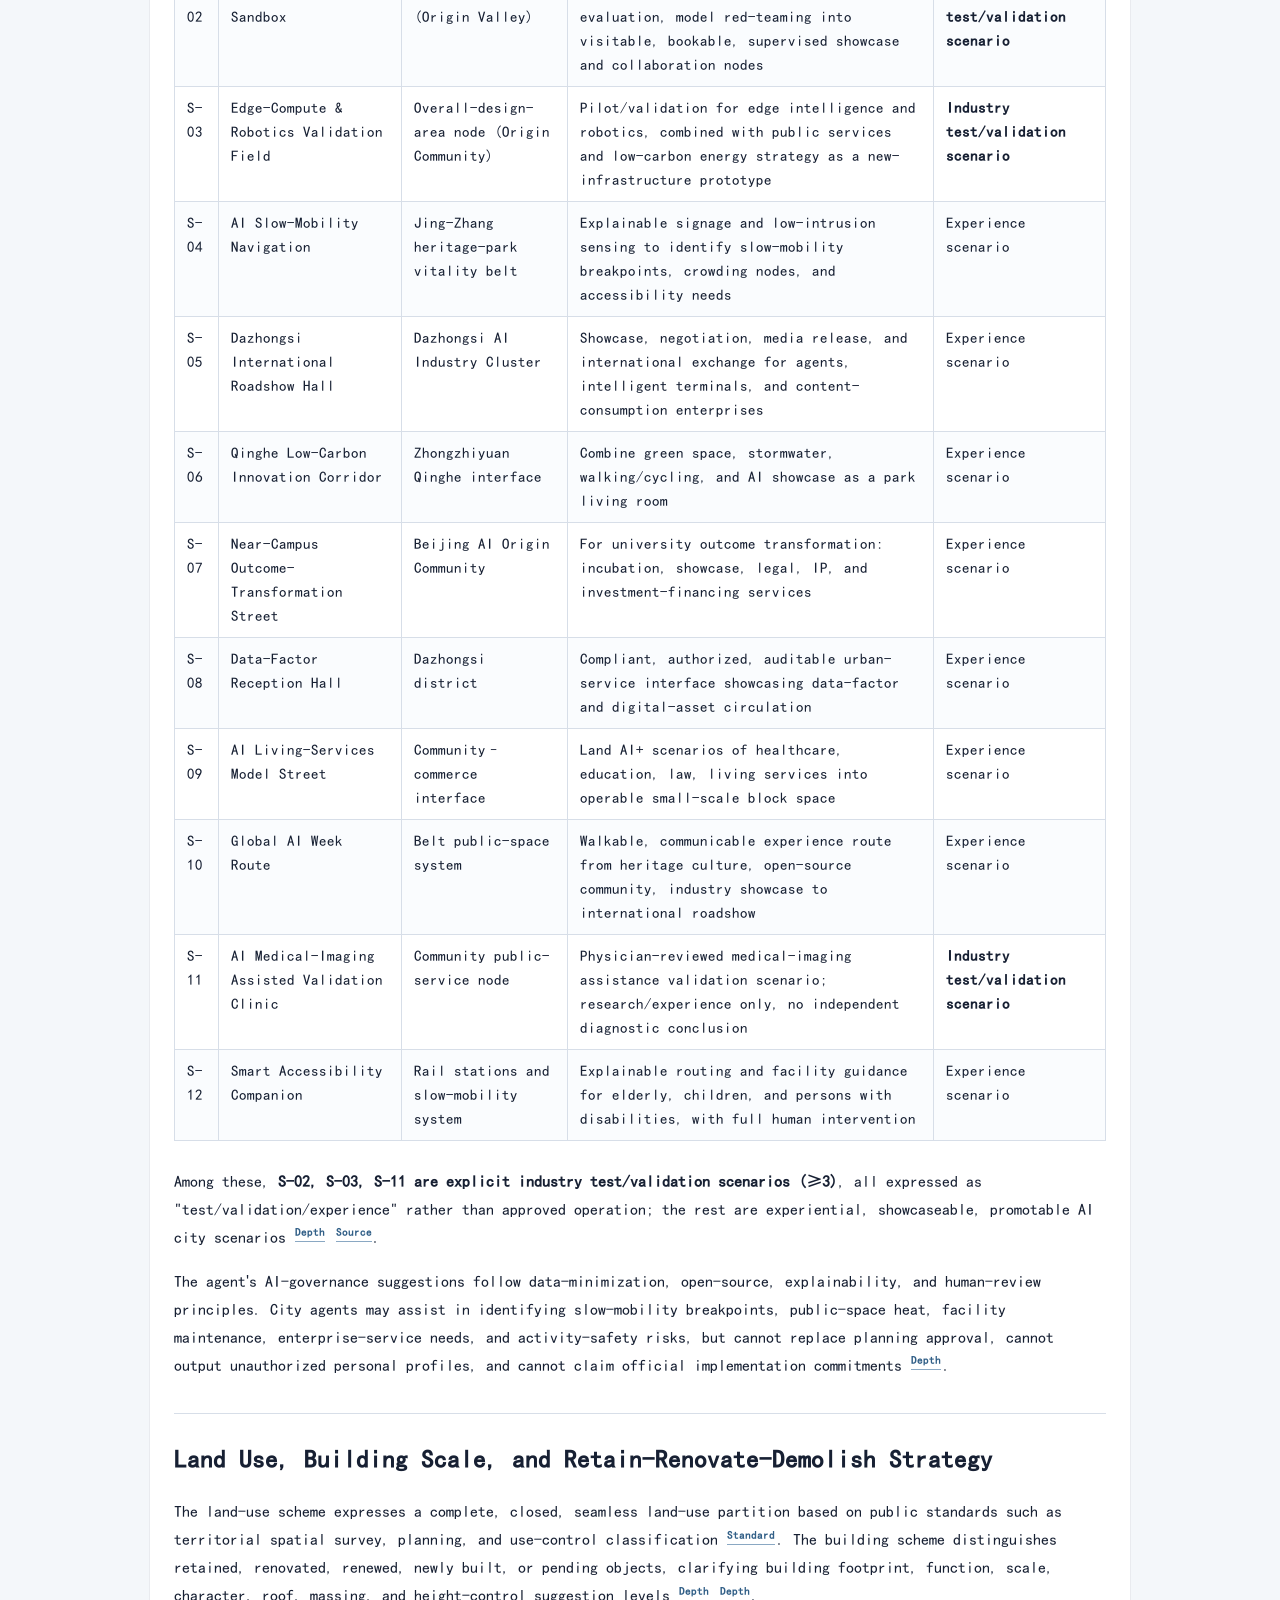
<file: submissions/xhily/jingzhang-ai-belt-civic-nexus/report/proposal.en.html>
<!doctype html>
<html lang="en">
<head>
<meta charset="utf-8">
<meta name="viewport" content="width=device-width, initial-scale=1">
<title>Centennial Jing-Zhang AI Innovation Belt: Jing-Zhang Civic Intelligence Corridor — Overall Urban Design - proposal report</title>
<style>
@font-face{font-family:"EmbedCJK";src:url([data-uri]) format("woff2");font-weight:normal;font-style:normal;font-display:swap;}

:root {
  --ink: #172033;
  --muted: #667085;
  --line: #d7dee8;
  --paper: #ffffff;
  --bg: #f4f7fa;
  --accent: #245b8f;
}
* { box-sizing: border-box; }
body {
  margin: 0;
  font-family: "EmbedCJK", -apple-system, BlinkMacSystemFont, "PingFang SC", "Microsoft YaHei", "Noto Sans CJK SC", sans-serif;
  color: var(--ink);
  background: var(--bg);
  line-height: 1.75;
}
main {
  max-width: 980px;
  margin: 0 auto;
  padding: 42px 24px 72px;
  background: var(--paper);
  min-height: 100vh;
  box-shadow: 0 0 0 1px rgba(23, 32, 51, 0.05);
}
.hero {
  border-bottom: 3px solid var(--accent);
  padding-bottom: 24px;
  margin-bottom: 30px;
}
h1 { font-size: 34px; line-height: 1.22; margin: 0 0 10px; }
h2 { font-size: 25px; margin: 34px 0 12px; border-top: 1px solid var(--line); padding-top: 24px; }
h3 { font-size: 20px; margin: 26px 0 10px; }
p, li { font-size: 16px; }
blockquote {
  margin: 18px 0;
  padding: 12px 18px;
  border-left: 4px solid var(--line);
  color: var(--muted);
  background: #f8fafc;
}
code {
  background: #eef2f7;
  color: #1d4f7a;
  padding: 0.1em 0.35em;
  border-radius: 4px;
}
:not(pre) > code {
  display: inline-block;
  max-width: 100%;
  overflow-wrap: anywhere;
  word-break: break-word;
}
.summary { color: var(--muted); font-size: 17px; }
.translation-link a { color: var(--accent); font-weight: 700; }
.proposal-table { margin: 20px 0 26px; overflow-x: auto; }
.proposal-table table {
  border-collapse: collapse;
  width: 100%;
  min-width: 520px;
  font-size: 15px;
}
.proposal-table th, .proposal-table td {
  border: 1px solid var(--line);
  padding: 9px 12px;
  text-align: left;
  vertical-align: top;
  line-height: 1.6;
}
.proposal-table th { background: #eef2f7; color: var(--ink); font-weight: 700; }
.proposal-table tbody tr:nth-child(even) { background: #fafcfe; }
.proposal-table .align-center { text-align: center; }
.proposal-table .align-right { text-align: right; }
.proposal-figure {
  margin: 22px 0 28px;
  border: 1px solid var(--line);
  border-radius: 10px;
  overflow: hidden;
  background: #f8fafc;
}
.proposal-figure img {
  display: block;
  width: 100%;
  height: auto;
}
.proposal-figure figcaption {
  padding: 10px 14px;
  color: var(--muted);
  border-top: 1px solid var(--line);
  font-size: 14px;
}
.evidence {
  display: inline-flex;
  align-items: center;
  white-space: nowrap;
  margin: 0 0.12em;
  border-bottom: 1px solid #8aa8c3;
  color: #315f87;
  font-size: 0.68em;
  font-weight: 650;
  line-height: 1.35;
  vertical-align: super;
}
@media (max-width: 720px) {
  main { padding: 26px 16px 52px; }
  h1 { font-size: 26px; }
  h2 { font-size: 21px; }
}
</style>
</head>
<body>
<main>
<section class="hero">
<h1>Centennial Jing-Zhang AI Innovation Belt: Jing-Zhang Civic Intelligence Corridor — Overall Urban Design</h1>
<p class="summary">A civic co-habitation AI vitality corridor organized as &#x27;one belt, three cores, two wings&#x27;. Built on provisional boundary and structured self-check; covers official brief 1.3–1.5 and agent.1–agent.6.</p>
<p class="translation-link"><a href="proposal.html">阅读中文版本</a></p>
</section>
<h1>Centennial Jing-Zhang AI Innovation Belt: Jing-Zhang Civic Intelligence Corridor — Overall Urban Design</h1>
<h2>Design Basis and Source List</h2>
<p>This formal proposal takes the <em>Pre-qualification Announcement for the International Design Solicitation of the Centennial Jing-Zhang AI Innovation Belt</em> issued by the Haidian Branch of the Beijing Municipal Commission of Planning and Natural Resources as its primary basis, and uses the maintainer-registered provisional rough boundary, key areas, enumerations, metrics, and source清单 in <code>brief/site-package/</code> as machine-readable evidence <sup class="evidence evidence-source" data-evidence-kind="source" data-evidence-value="OFFICIAL-ANNOUNCEMENT" title="Source: OFFICIAL-ANNOUNCEMENT">Source</sup> <sup class="evidence evidence-source" data-evidence-kind="source" data-evidence-value="SITE-PACKAGE" title="Source: SITE-PACKAGE">Source</sup>. Before generating the proposal, the AI agent read <code>design_brief.json</code>, <code>allowed_design_space.json</code>, <code>sources.json</code>, <code>enums/</code>, <code>ranges/</code>, <code>schemas/</code>, <code>data/source_registry.json</code>, and <code>data/processed/agent_fact_pack.md</code>, and used <code>project_scope_summary.csv</code>, <code>agent_task_requirements.csv</code>, <code>source_use_matrix.csv</code>, and <code>missing_data_checklist.csv</code> to build a task, scope, source-use, and gap inventory <sup class="evidence evidence-source" data-evidence-kind="source" data-evidence-value="PROCESSED-FACT-PACK" title="Source: PROCESSED-FACT-PACK">Source</sup>. Every design judgment is decomposed into traceable sources, recomputable metrics, verifiable layers, and human-reviewable assumptions. The announcement requires the proposal to reach the urban-design depth of a regulatory plan and the implementation depth of a comprehensive planning scheme, so narrative text cannot replace GeoJSON, the metrics table, the A3 booklet, the A0 boards, and the HTML presentation.</p>
<p>The source registry use boundary is as follows <sup class="evidence evidence-source" data-evidence-kind="source" data-evidence-value="SOURCE-REGISTRY" title="Source: SOURCE-REGISTRY">Source</sup>: <code>data/source_registry.json</code> registers the use boundaries of public, cleared, and provisional sources; the current registry summary is 7 formal-usable sources, 1 background-only source, and 1 provisional-only source. The agent must not upgrade background_only or provisional_only sources into official boundary, statutory control plan, formal scoring evidence, or government implementation commitments.</p>
<p><code>data/processed/agent_fact_pack.md</code> is the reading-navigation layer of this proposal, not a new authoritative source <sup class="evidence evidence-source" data-evidence-kind="source" data-evidence-value="PROCESSED-FACT-PACK" title="Source: PROCESSED-FACT-PACK">Source</sup>. Factual judgments must return to the registered raw materials <sup class="evidence evidence-source" data-evidence-kind="source" data-evidence-value="OFFICIAL-ANNOUNCEMENT" title="Source: OFFICIAL-ANNOUNCEMENT">Source</sup> <sup class="evidence evidence-source" data-evidence-kind="source" data-evidence-value="AGENT-TASKBOOK" title="Source: AGENT-TASKBOOK">Source</sup>; the complete source relationships are preserved in <code>sources.json</code>.</p>
<figure class="proposal-figure"><img src="../assets/figures/site-overview.en.png" alt="Evidence chain and submission package relationship"><figcaption>Evidence chain and submission package relationship</figcaption></figure>
<p><strong>Boundary precision statement (must be prominent):</strong> The <code>geometry/site_boundary.geojson</code> and <code>geometry/key_areas.geojson</code> in this submission use the provisional rough boundary from <code>brief/site-package/geometry/provisional_boundaries.geojson</code>, marked as <code>provisional_constraint</code>, <code>official_boundary=false</code> <sup class="evidence evidence-data" data-evidence-kind="data" data-evidence-value="geometry/site_boundary.geojson#SITE-001" title="Spatial data: geometry/site_boundary.geojson#SITE-001">Spatial data</sup> <sup class="evidence evidence-data" data-evidence-kind="data" data-evidence-value="geometry/key_areas.geojson#PROV-KEY-001" title="Spatial data: geometry/key_areas.geojson#PROV-KEY-001">Spatial data</sup>. They may only be used for proposal generation, self-check, visualization, and design discussion; they cannot serve as official redline, approval basis, precise-area basis, or statutory control conclusion. This organizer data gap itself does not block content scoring; after official polygons are obtained, site boundary, key areas, land use, roads, green space, public space, buildings, phasing, and metrics must all be recomputed <sup class="evidence evidence-depth" data-evidence-kind="depth" data-evidence-value="risk_missing_data" title="Depth: risk_missing_data">Depth</sup>.</p>
<p>The boundary explanation returns to the overall scope layer and area recomputation <sup class="evidence evidence-data" data-evidence-kind="data" data-evidence-value="geometry/site_boundary.geojson#SITE-001" title="Spatial data: geometry/site_boundary.geojson#SITE-001">Spatial data</sup> <sup class="evidence evidence-metric" data-evidence-kind="metric" data-evidence-value="site_area_sqm" title="Metric: site_area_sqm">Metric</sup>; the three key areas are verified by an independent layer and a count metric <sup class="evidence evidence-data" data-evidence-kind="data" data-evidence-value="geometry/key_areas.geojson#PROV-KEY-001" title="Spatial data: geometry/key_areas.geojson#PROV-KEY-001">Spatial data</sup> <sup class="evidence evidence-metric" data-evidence-kind="metric" data-evidence-value="key_area_count" title="Metric: key_area_count">Metric</sup>. Readers can reach the evidence from the text without first reading a string of machine IDs.</p>
<h2>Three-Level Scope Framework</h2>
<p>The proposal organizes work along the three levels defined by the announcement: the coordinated research area addresses the AI industry ecosystem, strategic positioning, innovation chain, and future-city form across 43.6 km²; the overall design area addresses the urban-renewal framework, industry spatial layout, transport-municipal support, and urban-character control across 11.4 km² around the Jing-Zhang heritage park (1–2 km); the key detailed-design area addresses the three detailed-design districts of 368.4 ha, requiring explicit function, building scale, retain-renovate-demolish classification, public-space connectivity, and transport organization <sup class="evidence evidence-source" data-evidence-kind="source" data-evidence-value="OFFICIAL-ANNOUNCEMENT" title="Source: OFFICIAL-ANNOUNCEMENT">Source</sup>. The three levels are mapped item-by-item in <code>compliance_matrix.json</code>, ensuring every mandatory task of announcement 1.3, 1.4, 1.5 and agent.1–agent.6 has chapter, layer, metric, drawing, and HTML evidence.</p>
<p>The three-level framework is constrained by <sup class="evidence evidence-depth" data-evidence-kind="depth" data-evidence-value="three_level_scope_framework" title="Depth: three_level_scope_framework">Depth</sup> and <sup class="evidence evidence-depth" data-evidence-kind="depth" data-evidence-value="overall_spatial_structure" title="Depth: overall_spatial_structure">Depth</sup>; spatial evidence is <sup class="evidence evidence-data" data-evidence-kind="data" data-evidence-value="geometry/site_boundary.geojson#SITE-001" title="Spatial data: geometry/site_boundary.geojson#SITE-001">Spatial data</sup> and <sup class="evidence evidence-data" data-evidence-kind="data" data-evidence-value="geometry/key_areas.geojson#PROV-KEY-001" title="Spatial data: geometry/key_areas.geojson#PROV-KEY-001">Spatial data</sup>; task basis is <sup class="evidence evidence-standard" data-evidence-kind="standard" data-evidence-value="PROJECT-OFFICIAL-ANNOUNCEMENT" title="Standard: PROJECT-OFFICIAL-ANNOUNCEMENT">Standard</sup>; the scope index navigates by the three-level table in <code>project_scope_summary.csv</code> within <sup class="evidence evidence-source" data-evidence-kind="source" data-evidence-value="PROCESSED-FACT-PACK" title="Source: PROCESSED-FACT-PACK">Source</sup>.</p>
<figure class="proposal-figure"><img src="../assets/figures/land-use-structure.en.png" alt="Three-level scope and spatial framework"><figcaption>Three-level scope and spatial framework</figcaption></figure>
<h3>Master Concept: Jing-Zhang Civic Intelligence Corridor</h3>
<p>The master concept of this proposal is <strong>&quot;Jing-Zhang Civic Intelligence Corridor&quot;</strong> (Chinese: 京张智脉·市民共栖走廊). The core image translates the Jing-Zhang Railway—the first railway independently designed in modern China—from a historical &quot;artery&quot; into an &quot;intelligence artery&quot; of the AI era: a smart vitality corridor that stitches together historical heritage, university origination, industry transformation, public life, and international exchange <sup class="evidence evidence-source" data-evidence-kind="source" data-evidence-value="AGENT-TASKBOOK" title="Source: AGENT-TASKBOOK">Source</sup> <sup class="evidence evidence-depth" data-evidence-kind="depth" data-evidence-value="overall_spatial_structure" title="Depth: overall_spatial_structure">Depth</sup>.</p>
<p>The spatial organization is summarized as <strong>&quot;one belt, three cores, two wings, and a blue-green slow-mobility composite ring&quot;</strong>:</p>
<ul>
<li><strong>One belt</strong>: the Jing-Zhang heritage park as the historical and public-space spine—not a newly drawn redline, but a working method translating the announcement&#x27;s three levels.</li>
<li><strong>Three cores</strong>: the Zhongzhiyuan AI Self-Innovation Acceleration Area (full-stack autonomy), the Beijing AI Origin Community (outcome transformation and talent), and the Dazhongsi AI Industry Cluster (intelligent economy and international exchange), corresponding to the three key areas <sup class="evidence evidence-data" data-evidence-kind="data" data-evidence-value="geometry/key_areas.geojson#PROV-KEY-001" title="Spatial data: geometry/key_areas.geojson#PROV-KEY-001">Spatial data</sup> <sup class="evidence evidence-data" data-evidence-kind="data" data-evidence-value="geometry/key_areas.geojson#PROV-KEY-002" title="Spatial data: geometry/key_areas.geojson#PROV-KEY-002">Spatial data</sup> <sup class="evidence evidence-data" data-evidence-kind="data" data-evidence-value="geometry/key_areas.geojson#PROV-KEY-003" title="Spatial data: geometry/key_areas.geojson#PROV-KEY-003">Spatial data</sup>.</li>
<li><strong>Two wings</strong>: the Zhongguancun Technology Service Wing (global factor allocation) and the Xiaoyue River Scenario-Empowerment Wing (AI scenario empowerment and vitality city), supporting the three cores and synergizing with Future Science City, Huairou Science City, and the Beijing–Tianjin–Hebei region <sup class="evidence evidence-source" data-evidence-kind="source" data-evidence-value="AGENT-TASKBOOK" title="Source: AGENT-TASKBOOK">Source</sup>.</li>
<li><strong>Composite ring</strong>: the coupling of slow mobility, green space, public space, and activity routes forms an everyday experiential network.</li>
</ul>
<div class="proposal-table"><table><thead><tr><th>Level</th><th>Design question</th><th>Proposal answer</th><th>Data anchor</th></tr></thead><tbody><tr><td>Coordinated research area</td><td>How to organize AI industry ecosystem and future city form</td><td>Build an innovation chain of &quot;university origination—open-source collaboration—enterprise transformation—public experience—international communication&quot;</td><td>compliance_matrix.json, standard_matrix.json</td></tr><tr><td>Overall design area</td><td>How to map industry space, urban renewal, transport, municipal, and character</td><td>Land use, buildings, roads, green space, public space, and phasing layers jointly express</td><td><sup class="evidence evidence-data" data-evidence-kind="data" data-evidence-value="geometry/land_use.geojson#LU-001" title="Spatial data: geometry/land_use.geojson#LU-001">Spatial data</sup>, <sup class="evidence evidence-data" data-evidence-kind="data" data-evidence-value="geometry/roads.geojson#ROAD-001" title="Spatial data: geometry/roads.geojson#ROAD-001">Spatial data</sup></td></tr><tr><td>Key detailed-design area</td><td>How the three districts reach detailed-design depth</td><td>Each proposes positioning, spatial moves, AI scenarios, and implementation dependencies</td><td><sup class="evidence evidence-data" data-evidence-kind="data" data-evidence-value="geometry/key_areas.geojson#PROV-KEY-001" title="Spatial data: geometry/key_areas.geojson#PROV-KEY-001">Spatial data</sup>, <sup class="evidence evidence-data" data-evidence-kind="data" data-evidence-value="geometry/key_areas.geojson#PROV-KEY-002" title="Spatial data: geometry/key_areas.geojson#PROV-KEY-002">Spatial data</sup>, <sup class="evidence evidence-data" data-evidence-kind="data" data-evidence-value="geometry/key_areas.geojson#PROV-KEY-003" title="Spatial data: geometry/key_areas.geojson#PROV-KEY-003">Spatial data</sup></td></tr></tbody></table></div>
<h3>Brand Identity and Naming System (agent.1 required)</h3>
<p>To serve the overall recognizability and global communication of the &quot;Centennial Jing-Zhang Cultural Belt, Urban AI Living-Experience Belt, AI Integration Innovation Belt,&quot; the proposal proposes an extensible naming system and visual-identity direction <sup class="evidence evidence-source" data-evidence-kind="source" data-evidence-value="AGENT-TASKBOOK" title="Source: AGENT-TASKBOOK">Source</sup> <sup class="evidence evidence-standard" data-evidence-kind="standard" data-evidence-value="PROJECT-AGENT-OPEN-CALL-TASKBOOK" title="Standard: PROJECT-AGENT-OPEN-CALL-TASKBOOK">Standard</sup>:</p>
<ul>
<li><strong>Master brand</strong>: Jing-Zhang Pulse (Chinese 京张智脉, subtitle <em>The Civic AI Corridor</em>). &quot;Intelligence artery&quot; echoes both the railway—the artery of modern China&#x27;s first self-designed line—and the neural network of AI, emphasizing continuity between history and the future.</li>
<li><strong>Three-core sub-brands</strong>: Zhongzhiyuan → <strong>Origin Valley</strong> (full-stack autonomy origination); Beijing AI Origin Community → <strong>The Origin</strong> (outcome transformation and talent); Dazhongsi AI Industry Cluster → <strong>Confluence</strong> (intelligent economy and international exchange).</li>
<li><strong>Two-wing sub-brands</strong>: Zhongguancun Technology Service Wing → <strong>Hub Wing</strong>; Xiaoyue River Scenario-Empowerment Wing → <strong>Ripple Wing</strong>.</li>
<li><strong>Logo (finalized self-drawn vector emblem)</strong>: a minimalist emblem fusing three elements—rail-profile, neural-network nodes, and green vein (see below); primary colors Intelligence Blue <code>#1E5BFF</code>, Garden Green <code>#2FB37A</code>, Capital Gold <code>#C8A24B</code>. The mark is a self-drawn vector and uses no copyrighted or trademarked graphics; formal deployment still warrants a professional brand clearance review.</li>
<li><strong>Signage and symbols</strong>: reuse the railway &quot;milestone&quot; vocabulary (0-km origin monument, kilometer markers) with neural-network node graphics to form a unified spatial narrative and recognizable interface <sup class="evidence evidence-depth" data-evidence-kind="depth" data-evidence-value="height_massing_character" title="Depth: height_massing_character">Depth</sup>.</li>
</ul>
<figure class="proposal-figure"><img src="../assets/figures/logo.en.png" alt="Jing-Zhang Pulse Logo (finalized self-drawn vector emblem)"><figcaption>Jing-Zhang Pulse Logo (finalized self-drawn vector emblem)</figcaption></figure>
<p>The naming system does not replace statutory planning names; it is an open-co-creation brand suggestion for professional teams to deepen <sup class="evidence evidence-source" data-evidence-kind="source" data-evidence-value="AGENT-TASKBOOK" title="Source: AGENT-TASKBOOK">Source</sup>.</p>
<h2>Coordinated Research Area: Industry and Future City Research</h2>
<p>The core task of the coordinated research area is to build a world-class AI innovation ecosystem <sup class="evidence evidence-source" data-evidence-kind="source" data-evidence-value="AGENT-TASKBOOK" title="Source: AGENT-TASKBOOK">Source</sup>. The proposal reviews Haidian&#x27;s universities and research institutes, leading enterprises, computing/algorithm/data factors, incubation platforms, listed companies, unicorns, and technology-service resources, and proposes a four-chain spatial synergy framework of &quot;AI innovation chain—industry chain—talent chain—city-service chain.&quot; The agent open call also requires responding to the &quot;five functions&quot; (full-stack AI autonomy system, world-class AI innovation ecosystem, AI+ scenario empowerment paradigm, intelligent AI vitality city, global discourse power in AI governance) and the &quot;three areas and two wings&quot; synergy <sup class="evidence evidence-source" data-evidence-kind="source" data-evidence-value="AGENT-TASKBOOK" title="Source: AGENT-TASKBOOK">Source</sup> <sup class="evidence evidence-standard" data-evidence-kind="standard" data-evidence-value="PROJECT-AGENT-OPEN-CALL-TASKBOOK" title="Standard: PROJECT-AGENT-OPEN-CALL-TASKBOOK">Standard</sup>.</p>
<h3>Global AI Innovation Ecosystem Cases (agent.2 required: 5–8)</h3>
<p>The proposal draws on 6 publicly verifiable global AI innovation ecosystem cases and extracts transferable mechanisms for Jing-Zhang <sup class="evidence evidence-source" data-evidence-kind="source" data-evidence-value="AGENT-TASKBOOK" title="Source: AGENT-TASKBOOK">Source</sup> <sup class="evidence evidence-depth" data-evidence-kind="depth" data-evidence-value="three_level_scope_framework" title="Depth: three_level_scope_framework">Depth</sup>:</p>
<div class="proposal-table"><table><thead><tr><th>ID</th><th>Case</th><th>Core mechanism</th><th>Transferable lesson for Jing-Zhang</th></tr></thead><tbody><tr><td>C-01</td><td>Toronto–Montreal AI Corridor (Vector Institute + Mila + MaRS)</td><td>University basic-research origination + independent institutes + transformation platforms (&quot;research–translation&quot; two wheels)</td><td>The Origin Community can replicate the near-campus &quot;university—institute—incubation&quot; chain</td></tr><tr><td>C-02</td><td>Shenzhen Nanshan AI Cluster (Tencent, DJI, Pengcheng Lab)</td><td>Leading private enterprises + major S&amp;T infrastructure (compute, per official public info) + hardware industry chain</td><td>Zhongzhiyuan needs shared compute and test facilities, not just招商 buildings</td></tr><tr><td>C-03</td><td>Hangzhou City West Science-Tech Corridor (Zhejiang Lab, Alibaba DAMO, Future Sci-Tech City)</td><td>National lab (per official public info) + private research institutes + talent community integration</td><td>Reduce talent migration cost via &quot;lab—talent zone—living amenities&quot;</td></tr><tr><td>C-04</td><td>Singapore AI Singapore / Punggol Digital District</td><td>National AI program + smart district + open datasets</td><td>Drive scenario-open operations with official open datasets</td></tr><tr><td>C-05</td><td>Paris Station F + Île-de-France AI ecosystem</td><td>Flagship incubator + startup density + international talent visa</td><td>Dazhongsi International Roadshow Hall hosts international exchange and attraction</td></tr><tr><td>C-06</td><td>Eindhoven Brainport / High Tech Campus</td><td>Tight industry–academia coupling + hardware innovation cluster + pilot lines</td><td>Lay out pilot and hardware-validation scenarios in Jing-Zhang to bridge &quot;prototype to product&quot;</td></tr></tbody></table></div>
<p>All cases come from public sources; no official cooperation with Jing-Zhang is claimed. Their lessons are conceptual suggestions for professional teams to deepen <sup class="evidence evidence-depth" data-evidence-kind="depth" data-evidence-value="three_level_scope_framework" title="Depth: three_level_scope_framework">Depth</sup> <sup class="evidence evidence-source" data-evidence-kind="source" data-evidence-value="AGENT-TASKBOOK" title="Source: AGENT-TASKBOOK">Source</sup>.</p>
<h4>Case Sources, Fact Scope, and Reuse Boundaries (Item-by-Item Verification)</h4>
<p>To ensure case facts are verifiable and reuse boundaries are clear, the table below lists public sources, fact scope, acquisition time, and reuse boundaries for C-01–C-06; the source ID is noted in the last column. All cases are drawn from public materials; no official cooperation, affiliation, or data exchange with Jing-Zhang is claimed. Institution names are used only to illustrate mechanisms and do not constitute recruitment or implementation commitments.</p>
<div class="proposal-table"><table><thead><tr><th>ID</th><th>Source (publicly verifiable)</th><th>Fact scope (verifiable content)</th><th>Acquired</th><th>Reuse boundary</th><th>Source ID</th></tr></thead><tbody><tr><td>C-01</td><td>Vector Institute (vectorinstitute.ai), Mila (mila.quebec), MaRS Discovery District (marsdd.com) public sites and annual reports</td><td>Vector Institute is an independent non-profit AI institute founded in Toronto in 2017; Mila is a Montreal ML research institute; MaRS is a Toronto innovation hub — all publicly documented</td><td>2026-08</td><td>Mechanism analogy of &quot;university—institute—incubation&quot; only; no claimed official cooperation</td><td><sup class="evidence evidence-source" data-evidence-kind="source" data-evidence-value="CASE-C01" title="Source: CASE-C01">Source</sup></td></tr><tr><td>C-02</td><td>Shenzhen Nanshan District government public materials, Pengcheng Lab (pcnicl.ac.cn), Tencent and DJI public materials</td><td>Nanshan clusters leading private enterprises; Pengcheng Lab is a publicly described national lab; its compute facilities are per official public information; this proposal makes no specific capability assertion — public industry-geography facts</td><td>2026-08</td><td>Mechanism analogy of &quot;shared compute + hardware chain&quot; only</td><td><sup class="evidence evidence-source" data-evidence-kind="source" data-evidence-value="CASE-C02" title="Source: CASE-C02">Source</sup></td></tr><tr><td>C-03</td><td>Zhejiang Lab, Alibaba DAMO, Hangzhou Future Sci-Tech City public materials</td><td>National lab and private research institutes with talent-community integration is a public planning fact (per official public info)</td><td>2026-08</td><td>Mechanism analogy of &quot;lab—talent zone—amenities&quot; only</td><td><sup class="evidence evidence-source" data-evidence-kind="source" data-evidence-value="CASE-C03" title="Source: CASE-C03">Source</sup></td></tr><tr><td>C-04</td><td>AI Singapore (ai.gov.sg), Punggol Digital District public materials</td><td>Singapore&#x27;s national AI program, smart district, and open datasets are public policy facts</td><td>2026-08</td><td>Mechanism analogy of &quot;open datasets drive scenario operations&quot; only</td><td><sup class="evidence evidence-source" data-evidence-kind="source" data-evidence-value="CASE-C04" title="Source: CASE-C04">Source</sup></td></tr><tr><td>C-05</td><td>Station F (stationf.co), Île-de-France Region public materials</td><td>Station F is a large Paris startup incubator (public fact); international talent visa is French public policy</td><td>2026-08</td><td>Mechanism analogy of &quot;international exchange and attraction&quot; only</td><td><sup class="evidence evidence-source" data-evidence-kind="source" data-evidence-value="CASE-C05" title="Source: CASE-C05">Source</sup></td></tr><tr><td>C-06</td><td>Brainport Eindhoven (brainport.nl), High Tech Campus Eindhoven public materials</td><td>Tight industry–academia coupling, hardware innovation cluster, and pilot lines are public regional-innovation facts</td><td>2026-08</td><td>Mechanism analogy of &quot;pilot and hardware validation&quot; only</td><td><sup class="evidence evidence-source" data-evidence-kind="source" data-evidence-value="CASE-C06" title="Source: CASE-C06">Source</sup></td></tr></tbody></table></div>
<h4>Regional Innovation Synergy (Three Cores / Two Wings × Regional Innovation Network)</h4>
<p>Building on the &quot;one belt, three cores, two wings&quot; structure, this section clarifies the differentiated roles, factor flows, and collaboration interfaces with surrounding regional-innovation nodes. Except for the internal relationships among the three cores and two wings, all cross-node collaborations listed below are conceptual suggestions and have not been formally confirmed <sup class="evidence evidence-source" data-evidence-kind="source" data-evidence-value="AGENT-TASKBOOK" title="Source: AGENT-TASKBOOK">Source</sup>.</p>
<div class="proposal-table"><table><thead><tr><th>Node</th><th>Differentiated role</th><th>Factor flow (in / out)</th><th>Collaboration interface</th><th>Cooperation status</th></tr></thead><tbody><tr><td>Zhongzhiyuan · Origin Valley (one of the three cores)</td><td>Full-stack autonomous origination and acceleration</td><td>In: university outputs, open-source models; Out: autonomous tech, standards</td><td>Own key area</td><td>Internal to proposal</td></tr><tr><td>Beijing AI Origin Community · The Origin (one of the three cores)</td><td>Result translation and talent community</td><td>In: research outputs, talent; Out: incubated firms, community contributions</td><td>Own key area</td><td>Internal to proposal</td></tr><tr><td>Dazhongsi · Confluence (one of the three cores)</td><td>Intelligent-economy international exchange</td><td>In: international resources, capital; Out: roadshows, brand</td><td>Own key area</td><td>Internal to proposal</td></tr><tr><td>Zhongguancun Tech-Service Wing · Hub</td><td>Global factor allocation</td><td>In/Out: capital, services, global network</td><td>Zhongguancun innovation network</td><td>Conceptual</td></tr><tr><td>Xiaoyue River Scenario-Empowerment Wing · Ripple</td><td>AI scenario empowerment and vitality city</td><td>In/Out: scenarios, data, public experience</td><td>Xiaoyue River public space</td><td>Conceptual</td></tr><tr><td>North-Latitude Community (northern community belt of the corridor, incl. Qinghe–Beishatan–Xisanqi talent communities; conceptual node)</td><td>Talent residency and near-campus living amenities</td><td>In: residency and living services; Out: talent retention, near-campus translation</td><td>Community–campus slow-traffic stitching</td><td>Conceptual</td></tr><tr><td>Future Science City (Changping)</td><td>Major science facilities; energy and advanced-manufacturing research</td><td>In: application scenarios; Out: facilities, research infrastructure</td><td>Scenario-demand matching</td><td>Conceptual</td></tr><tr><td>Huairou Science City</td><td>Comprehensive national science center and basic research</td><td>In: AI methods; Out: basic-research outputs</td><td>Basic-research collaboration</td><td>Conceptual</td></tr><tr><td>Economic-Technological Development Area (Yizhuang)</td><td>Intelligent manufacturing and industry-translation capacity</td><td>In: AI technology; Out: manufacturing capacity, products</td><td>Pilot-to-mass-production interface</td><td>Conceptual</td></tr><tr><td>Beijing–Tianjin–Hebei (regional synergy)</td><td>Regional industry chain and scenario market</td><td>In/Out: industry chain, scenarios, market</td><td>Regional-synergy interface</td><td>Conceptual</td></tr></tbody></table></div>
<blockquote><p>Note: Except for the internal relationships among the three cores and two wings, all &quot;cooperation status&quot; entries above are conceptual suggestions and do not represent signed agreements or official confirmation; concrete collaboration requires separate validation at the formal planning and investment-promotion stages <sup class="evidence evidence-source" data-evidence-kind="source" data-evidence-value="AGENT-TASKBOOK" title="Source: AGENT-TASKBOOK">Source</sup>.</p></blockquote>
<p>Future-city-form research answers how AI changes work, life, socializing, learning, transport, and public services. The proposal grounds AI transport systems, continuous green space, innovation-service facilities, and an international living-working atmosphere into locatable functional zones, nodes, corridors, and scenarios, rather than vaguely describing a technology vision <sup class="evidence evidence-depth" data-evidence-kind="depth" data-evidence-value="overall_spatial_structure" title="Depth: overall_spatial_structure">Depth</sup>.</p>
<h2>Overall Design Area: Urban Renewal and Regulatory-Plan-Level Urban Design</h2>
<p>The overall design area must reach regulatory-plan-level urban-design depth <sup class="evidence evidence-standard" data-evidence-kind="standard" data-evidence-value="MOHURD-CONTROL-DETAILED-PLANNING" title="Standard: MOHURD-CONTROL-DETAILED-PLANNING">Standard</sup>. The proposal proposes the overall urban-renewal spatial structure, inefficient-space identification, renewal project list, implementation-policy suggestions, industry-function proportions, spatial organization pattern, total building scale, and comprehensive carrying-capacity assessment <sup class="evidence evidence-depth" data-evidence-kind="depth" data-evidence-value="land_use_layout" title="Depth: land_use_layout">Depth</sup> <sup class="evidence evidence-depth" data-evidence-kind="depth" data-evidence-value="development_intensity_controls" title="Depth: development_intensity_controls">Depth</sup>.</p>
<p>This section decomposes regulatory-plan-depth content into reviewable objects: <sup class="evidence evidence-data" data-evidence-kind="data" data-evidence-value="geometry/land_use.geojson#LU-001" title="Spatial data: geometry/land_use.geojson#LU-001">Spatial data</sup> expresses land-use structure, <sup class="evidence evidence-data" data-evidence-kind="data" data-evidence-value="geometry/buildings.geojson#BLDG-001" title="Spatial data: geometry/buildings.geojson#BLDG-001">Spatial data</sup> expresses building footprints, <sup class="evidence evidence-data" data-evidence-kind="data" data-evidence-value="geometry/roads.geojson#ROAD-001" title="Spatial data: geometry/roads.geojson#ROAD-001">Spatial data</sup> expresses transport organization, and <sup class="evidence evidence-metric" data-evidence-kind="metric" data-evidence-value="building_footprint_area_sqm" title="Metric: building_footprint_area_sqm">Metric</sup> verifies building-footprint area <sup class="evidence evidence-depth" data-evidence-kind="depth" data-evidence-value="height_massing_character" title="Depth: height_massing_character">Depth</sup>.</p>
<p>The overall design also supports transport, rail, municipal, and public-service facilities <sup class="evidence evidence-depth" data-evidence-kind="depth" data-evidence-value="traffic_rail_slow_parking" title="Depth: traffic_rail_slow_parking">Depth</sup> <sup class="evidence evidence-depth" data-evidence-kind="depth" data-evidence-value="municipal_new_infrastructure" title="Depth: municipal_new_infrastructure">Depth</sup>. Where official control conditions for building height, development intensity, road redlines, setbacks, and facility standards are absent, they are written as &quot;pending confirmation of official regulatory conditions,&quot; never impersonating approved indicators with agent-inferred values <sup class="evidence evidence-depth" data-evidence-kind="depth" data-evidence-value="development_intensity_controls" title="Depth: development_intensity_controls">Depth</sup>.</p>
<h2>Detailed Design of Key Areas</h2>
<p>Detailed design of key areas is mandatory; the three districts must appear in <code>geometry/key_areas.geojson</code> <sup class="evidence evidence-data" data-evidence-kind="data" data-evidence-value="geometry/key_areas.geojson#PROV-KEY-001" title="Spatial data: geometry/key_areas.geojson#PROV-KEY-001">Spatial data</sup> <sup class="evidence evidence-data" data-evidence-kind="data" data-evidence-value="geometry/key_areas.geojson#PROV-KEY-002" title="Spatial data: geometry/key_areas.geojson#PROV-KEY-002">Spatial data</sup> <sup class="evidence evidence-data" data-evidence-kind="data" data-evidence-value="geometry/key_areas.geojson#PROV-KEY-003" title="Spatial data: geometry/key_areas.geojson#PROV-KEY-003">Spatial data</sup> and are checked by <sup class="evidence evidence-depth" data-evidence-kind="depth" data-evidence-value="three_key_area_detailed_design" title="Depth: three_key_area_detailed_design">Depth</sup> for comprehensive-implementation-scheme depth. Describing only &quot;build a demonstration zone&quot; without function, building, transport, public space, and implementation-project evidence is considered incomplete.</p>
<figure class="proposal-figure"><img src="../assets/figures/key-areas.en.png" alt="Index and design-task map of the three key areas"><figcaption>Index and design-task map of the three key areas</figcaption></figure>
<div class="proposal-table"><table><thead><tr><th>Key district</th><th>Sub-brand</th><th>Positioning</th><th>Spatial moves</th><th>AI industry &amp; operation scenarios</th><th>Evidence</th></tr></thead><tbody><tr><td>Zhongzhiyuan AI Self-Innovation Acceleration Area</td><td><strong>Origin Valley</strong></td><td>Garden-type full-stack autonomy block</td><td>Strengthen Qinghe interface, industry showcase, low-carbon innovation exchange, external transport; use green space for open testing and standards-governance showcase</td><td>Autonomous-model testing, standards workshops, safety-governance showcase, low-carbon compute experience</td><td><sup class="evidence evidence-data" data-evidence-kind="data" data-evidence-value="geometry/key_areas.geojson#PROV-KEY-001" title="Spatial data: geometry/key_areas.geojson#PROV-KEY-001">Spatial data</sup>, <sup class="evidence evidence-depth" data-evidence-kind="depth" data-evidence-value="three_key_area_detailed_design" title="Depth: three_key_area_detailed_design">Depth</sup></td></tr><tr><td>Beijing AI Origin Community</td><td><strong>The Origin</strong></td><td>Near-campus outcome-transformation and talent community</td><td>Organize campus–park–block slow-mobility stitching; add outcome release, talent services, living amenities, open-source collaboration space</td><td>Open-source community, outcome release, talent-zone services, near-campus incubation</td><td><sup class="evidence evidence-data" data-evidence-kind="data" data-evidence-value="geometry/key_areas.geojson#PROV-KEY-002" title="Spatial data: geometry/key_areas.geojson#PROV-KEY-002">Spatial data</sup>, <sup class="evidence evidence-source" data-evidence-kind="source" data-evidence-value="AGENT-TASKBOOK" title="Source: AGENT-TASKBOOK">Source</sup></td></tr><tr><td>Dazhongsi AI Industry Cluster</td><td><strong>Confluence</strong></td><td>Urban intelligent-economy and international-exchange block</td><td>Around Dazhongsi station integration, four-quadrant walk connectivity, commercial services, key-enterprise public-environment renewal</td><td>Agent &amp; intelligent-terminal showcase, content consumption, data factors, international roadshow</td><td><sup class="evidence evidence-data" data-evidence-kind="data" data-evidence-value="geometry/key_areas.geojson#PROV-KEY-003" title="Spatial data: geometry/key_areas.geojson#PROV-KEY-003">Spatial data</sup>, <sup class="evidence evidence-metric" data-evidence-kind="metric" data-evidence-value="key_area_count" title="Metric: key_area_count">Metric</sup></td></tr></tbody></table></div>
<p>All three key districts are expressed as &quot;conceptual suggestion / reference scheme / available for professional teams to deepen,&quot; and do not constitute government-approved conclusions <sup class="evidence evidence-source" data-evidence-kind="source" data-evidence-value="AGENT-TASKBOOK" title="Source: AGENT-TASKBOOK">Source</sup>.</p>
<h3>AI Pilgrimage Landmarks and Honor-Display System (agent.4 required: ≥3)</h3>
<p>To turn the &quot;global AI innovation pilgrimage destination&quot; goal into experiential, communicable spatial objects, the proposal proposes 3 AI pilgrimage landmarks and an honor-display system <sup class="evidence evidence-source" data-evidence-kind="source" data-evidence-value="AGENT-TASKBOOK" title="Source: AGENT-TASKBOOK">Source</sup> <sup class="evidence evidence-depth" data-evidence-kind="depth" data-evidence-value="three_key_area_detailed_design" title="Depth: three_key_area_detailed_design">Depth</sup>:</p>
<div class="proposal-table"><table><thead><tr><th>ID</th><th>Landmark</th><th>Location</th><th>Content</th><th>Honor/display mechanism</th></tr></thead><tbody><tr><td>L-01</td><td>Jing-Zhang Zero-Kilometer AI Origin Monument</td><td>Tsinghua Garden Station ruins (north end of Origin Community)</td><td>Marks the belt&#x27;s start with railway &quot;0 km&quot; vocabulary; bilingual interpretation and check-in point</td><td>Annual AI Contribution Ranking released here, recording open-source and individual contributions</td></tr><tr><td>L-02</td><td>Open-Source Contribution Wall</td><td>Beijing AI Origin Community</td><td>Public code wall with rolling contributor-name/project display</td><td>Cumulative community contributions in real time; supports &quot;Pilgrimage Passport&quot; stamping</td></tr><tr><td>L-03</td><td>Global AI Innovation Index Beacon</td><td>Dazhongsi AI Industry Cluster</td><td>Public data installation visualizing open-innovation metrics</td><td>Annual metric release and city-level innovation narrative carrier</td></tr></tbody></table></div>
<p><strong>Honor-display system</strong>: ① Annual AI Contribution Ranking (enterprises, teams, individuals); ② Pilgrimage Passport, stamping at L-01–L-03 and key scenario nodes, linking the &quot;heritage culture—open-source community—industry showcase—international roadshow&quot; experience route; ③ a public-space component library (seating, signage, lighting, panels) in a unified style for professional teams to deepen as needed <sup class="evidence evidence-depth" data-evidence-kind="depth" data-evidence-value="blue_green_public_space" title="Depth: blue_green_public_space">Depth</sup>. All landmarks and displays are conceptual suggestions and do not involve unauthorized modification of heritage or tenure spaces <sup class="evidence evidence-depth" data-evidence-kind="depth" data-evidence-value="risk_missing_data" title="Depth: risk_missing_data">Depth</sup>.</p>
<h2>AI Innovation Ecosystem, Personas, and AI+ Scenarios</h2>
<p>The proposal builds spatial-demand personas for AI talent and enterprises, covering R&amp;D office, open-source collaboration, outcome release, enterprise services, talent living, social learning, consumption life, sports leisure, and international exchange <sup class="evidence evidence-depth" data-evidence-kind="depth" data-evidence-value="three_level_scope_framework" title="Depth: three_level_scope_framework">Depth</sup>. AI+ scenarios follow the announcement&#x27;s directions—transport, services, consumption, healthcare, education, law, living services—forming industry-development scenarios and AI-empowered urban-function scenarios; each scenario states service objects, spatial location, data source, privacy boundary, human-review mechanism, and operating entity <sup class="evidence evidence-source" data-evidence-kind="source" data-evidence-value="AGENT-TASKBOOK" title="Source: AGENT-TASKBOOK">Source</sup> <sup class="evidence evidence-depth" data-evidence-kind="depth" data-evidence-value="three_key_area_detailed_design" title="Depth: three_key_area_detailed_design">Depth</sup>.</p>
<p>AI scenarios land on spatial and governance boundaries: public-space scenarios reference <sup class="evidence evidence-data" data-evidence-kind="data" data-evidence-value="geometry/public_space.geojson#PUBLIC-001" title="Spatial data: geometry/public_space.geojson#PUBLIC-001">Spatial data</sup>, slow-mobility and transport scenarios reference <sup class="evidence evidence-data" data-evidence-kind="data" data-evidence-value="geometry/roads.geojson#ROAD-001" title="Spatial data: geometry/roads.geojson#ROAD-001">Spatial data</sup>, open-space scenarios reference <sup class="evidence evidence-data" data-evidence-kind="data" data-evidence-value="geometry/green_space.geojson#GREEN-001" title="Spatial data: geometry/green_space.geojson#GREEN-001">Spatial data</sup> and <sup class="evidence evidence-metric" data-evidence-kind="metric" data-evidence-value="public_space_ratio" title="Metric: public_space_ratio">Metric</sup>, <sup class="evidence evidence-metric" data-evidence-kind="metric" data-evidence-value="green_ratio" title="Metric: green_ratio">Metric</sup> <sup class="evidence evidence-depth" data-evidence-kind="depth" data-evidence-value="blue_green_public_space" title="Depth: blue_green_public_space">Depth</sup>.</p>
<h3>User Personas (agent.3 required: ≥5)</h3>
<div class="proposal-table"><table><thead><tr><th>Persona</th><th>Typical needs</th><th>Spatial response</th><th>Privacy &amp; human-review boundary</th></tr></thead><tbody><tr><td>Open-source developer</td><td>Release, collaborate, test, community reputation</td><td>Origin Community open-release hall, public code wall, night collaboration space</td><td>No personal behavior tracking; activity data aggregated only</td></tr><tr><td>Startup team</td><td>Low-cost office, compute access, product testbed</td><td>Zhongzhiyuan shared test field, edge-compute service point, standards-governance consulting</td><td>Compute and data services require separate authorization</td></tr><tr><td>Leading-enterprise visitor</td><td>Showcase, business, international reception, recruitment</td><td>Dazhongsi international roadshow hall, station transfer, key-enterprise public space</td><td>Enterprise logos and cases must be cleared</td></tr><tr><td>Nearby resident</td><td>Commute, leisure, community service, low-disturbance renewal</td><td>Jing-Zhang heritage-park slow ring, embedded community services, graded night lighting and activities</td><td>No resident profiling for commercial recommendation</td></tr><tr><td>University faculty &amp; students</td><td>Outcome transformation, cross-campus collaboration, daily slow mobility</td><td>Campus–park slow stitching, transformation station, AI-education experience point</td><td>Campus data and research results require authorization</td></tr><tr><td>International visitor / pilgrim</td><td>Visit, check-in, learn, communicate</td><td>AI pilgrimage landmarks, pilgrimage passport, bilingual signage</td><td>Visitor data anonymized; only for flow statistics</td></tr></tbody></table></div>
<h3>AI Scenario Cards (agent.3 required: ≥10)</h3>
<div class="proposal-table"><table><thead><tr><th>ID</th><th>Scenario card</th><th>Spatial carrier</th><th>Description</th><th>Category</th></tr></thead><tbody><tr><td>S-01</td><td>Open-Source Release Hall</td><td>Beijing AI Origin Community</td><td>For universities, open-source communities, and startups: outcome release, code-contribution display, small roadshow space</td><td>Experience scenario</td></tr><tr><td>S-02</td><td>Safety-Governance Sandbox</td><td>Zhongzhiyuan (Origin Valley)</td><td>Translate standards formulation, safety evaluation, model red-teaming into visitable, bookable, supervised showcase and collaboration nodes</td><td><strong>Industry test/validation scenario</strong></td></tr><tr><td>S-03</td><td>Edge-Compute &amp; Robotics Validation Field</td><td>Overall-design-area node (Origin Community)</td><td>Pilot/validation for edge intelligence and robotics, combined with public services and low-carbon energy strategy as a new-infrastructure prototype</td><td><strong>Industry test/validation scenario</strong></td></tr><tr><td>S-04</td><td>AI Slow-Mobility Navigation</td><td>Jing-Zhang heritage-park vitality belt</td><td>Explainable signage and low-intrusion sensing to identify slow-mobility breakpoints, crowding nodes, and accessibility needs</td><td>Experience scenario</td></tr><tr><td>S-05</td><td>Dazhongsi International Roadshow Hall</td><td>Dazhongsi AI Industry Cluster</td><td>Showcase, negotiation, media release, and international exchange for agents, intelligent terminals, and content-consumption enterprises</td><td>Experience scenario</td></tr><tr><td>S-06</td><td>Qinghe Low-Carbon Innovation Corridor</td><td>Zhongzhiyuan Qinghe interface</td><td>Combine green space, stormwater, walking/cycling, and AI showcase as a park living room</td><td>Experience scenario</td></tr><tr><td>S-07</td><td>Near-Campus Outcome-Transformation Street</td><td>Beijing AI Origin Community</td><td>For university outcome transformation: incubation, showcase, legal, IP, and investment-financing services</td><td>Experience scenario</td></tr><tr><td>S-08</td><td>Data-Factor Reception Hall</td><td>Dazhongsi district</td><td>Compliant, authorized, auditable urban-service interface showcasing data-factor and digital-asset circulation</td><td>Experience scenario</td></tr><tr><td>S-09</td><td>AI Living-Services Model Street</td><td>Community–commerce interface</td><td>Land AI+ scenarios of healthcare, education, law, living services into operable small-scale block space</td><td>Experience scenario</td></tr><tr><td>S-10</td><td>Global AI Week Route</td><td>Belt public-space system</td><td>Walkable, communicable experience route from heritage culture, open-source community, industry showcase to international roadshow</td><td>Experience scenario</td></tr><tr><td>S-11</td><td>AI Medical-Imaging Assisted Validation Clinic</td><td>Community public-service node</td><td>Physician-reviewed medical-imaging assistance validation scenario; research/experience only, no independent diagnostic conclusion</td><td><strong>Industry test/validation scenario</strong></td></tr><tr><td>S-12</td><td>Smart Accessibility Companion</td><td>Rail stations and slow-mobility system</td><td>Explainable routing and facility guidance for elderly, children, and persons with disabilities, with full human intervention</td><td>Experience scenario</td></tr></tbody></table></div>
<p>Among these, <strong>S-02, S-03, S-11 are explicit industry test/validation scenarios (≥3)</strong>, all expressed as &quot;test/validation/experience&quot; rather than approved operation; the rest are experiential, showcaseable, promotable AI city scenarios <sup class="evidence evidence-depth" data-evidence-kind="depth" data-evidence-value="three_key_area_detailed_design" title="Depth: three_key_area_detailed_design">Depth</sup> <sup class="evidence evidence-source" data-evidence-kind="source" data-evidence-value="AGENT-TASKBOOK" title="Source: AGENT-TASKBOOK">Source</sup>.</p>
<p>The agent&#x27;s AI-governance suggestions follow data-minimization, open-source, explainability, and human-review principles. City agents may assist in identifying slow-mobility breakpoints, public-space heat, facility maintenance, enterprise-service needs, and activity-safety risks, but cannot replace planning approval, cannot output unauthorized personal profiles, and cannot claim official implementation commitments <sup class="evidence evidence-depth" data-evidence-kind="depth" data-evidence-value="risk_missing_data" title="Depth: risk_missing_data">Depth</sup>.</p>
<h2>Land Use, Building Scale, and Retain-Renovate-Demolish Strategy</h2>
<p>The land-use scheme expresses a complete, closed, seamless land-use partition based on public standards such as territorial spatial survey, planning, and use-control classification <sup class="evidence evidence-standard" data-evidence-kind="standard" data-evidence-value="MNR-LAND-USE-CLASSIFICATION-GUIDE" title="Standard: MNR-LAND-USE-CLASSIFICATION-GUIDE">Standard</sup>. The building scheme distinguishes retained, renovated, renewed, newly built, or pending objects, clarifying building footprint, function, scale, character, roof, massing, and height-control suggestion levels <sup class="evidence evidence-depth" data-evidence-kind="depth" data-evidence-value="retain_renovate_demolish" title="Depth: retain_renovate_demolish">Depth</sup> <sup class="evidence evidence-depth" data-evidence-kind="depth" data-evidence-value="height_massing_character" title="Depth: height_massing_character">Depth</sup>.</p>
<p>Land-use classification follows <sup class="evidence evidence-standard" data-evidence-kind="standard" data-evidence-value="MNR-LAND-USE-CLASSIFICATION-GUIDE" title="Standard: MNR-LAND-USE-CLASSIFICATION-GUIDE">Standard</sup>; building height, massing, interface, and character control are managed by <sup class="evidence evidence-depth" data-evidence-kind="depth" data-evidence-value="height_massing_character" title="Depth: height_massing_character">Depth</sup>; retain-renovate-demolish method is managed by <sup class="evidence evidence-depth" data-evidence-kind="depth" data-evidence-value="retain_renovate_demolish" title="Depth: retain_renovate_demolish">Depth</sup>. The main evidence for land use and buildings is <sup class="evidence evidence-data" data-evidence-kind="data" data-evidence-value="geometry/land_use.geojson#LU-001" title="Spatial data: geometry/land_use.geojson#LU-001">Spatial data</sup>, <sup class="evidence evidence-data" data-evidence-kind="data" data-evidence-value="geometry/buildings.geojson#BLDG-001" title="Spatial data: geometry/buildings.geojson#BLDG-001">Spatial data</sup>, and <sup class="evidence evidence-metric" data-evidence-kind="metric" data-evidence-value="building_footprint_area_sqm" title="Metric: building_footprint_area_sqm">Metric</sup>.</p>
<p>Building-scale and intensity metrics must be consistent with <code>metrics.json</code> and the layers. Where total building scale, FAR, building height, building density, green ratio, setbacks, and building-control lines lack official conditions, they uniformly use <code>status=unknown</code> with <code>reason</code> / <code>assumptions</code> stating pending conditions, current assumptions, and recomputation path after official data arrives—never fabricating precision with fixed values <sup class="evidence evidence-depth" data-evidence-kind="depth" data-evidence-value="development_intensity_controls" title="Depth: development_intensity_controls">Depth</sup>.</p>
<h2>Transport, Rail, Municipal Infrastructure, and Public Services</h2>
<p>The transport scheme responds to the announcement&#x27;s requirements for rail-station integration, road micro-circulation, slow-mobility breakpoints, external transport, parking, non-motorized parking, and green-transport systems <sup class="evidence evidence-depth" data-evidence-kind="depth" data-evidence-value="traffic_rail_slow_parking" title="Depth: traffic_rail_slow_parking">Depth</sup>. It covers North 5th Ring Road, the Jing-Zhang heritage-park cross-ring node, Wudaokou, Qinghua East Road West Exit, Dazhongsi Station, and key-enterprise transport connections. Road and slow-mobility layers stay within the submitted boundary and cross-check with public space, green space, industry nodes, and key districts; if the boundary is provisional, transport conclusions are temporary design discussion only <sup class="evidence evidence-data" data-evidence-kind="data" data-evidence-value="geometry/roads.geojson#ROAD-001" title="Spatial data: geometry/roads.geojson#ROAD-001">Spatial data</sup>.</p>
<figure class="proposal-figure"><img src="../assets/figures/mobility-bluegreen.en.png" alt="Slow-mobility and blue-green public-space composite system"><figcaption>Slow-mobility and blue-green public-space composite system</figcaption></figure>
<p>Transport and municipal professional depth are constrained by <sup class="evidence evidence-depth" data-evidence-kind="depth" data-evidence-value="traffic_rail_slow_parking" title="Depth: traffic_rail_slow_parking">Depth</sup> and <sup class="evidence evidence-depth" data-evidence-kind="depth" data-evidence-value="municipal_new_infrastructure" title="Depth: municipal_new_infrastructure">Depth</sup>; layer evidence references <sup class="evidence evidence-data" data-evidence-kind="data" data-evidence-value="geometry/roads.geojson#ROAD-001" title="Spatial data: geometry/roads.geojson#ROAD-001">Spatial data</sup>, <sup class="evidence evidence-data" data-evidence-kind="data" data-evidence-value="geometry/public_space.geojson#PUBLIC-001" title="Spatial data: geometry/public_space.geojson#PUBLIC-001">Spatial data</sup>, and <sup class="evidence evidence-depth" data-evidence-kind="depth" data-evidence-value="risk_missing_data" title="Depth: risk_missing_data">Depth</sup>. Where road redlines, pipelines, fire protection, and municipal conditions are missing, they are stated as pending in assumptions rather than written as approved conditions <sup class="evidence evidence-depth" data-evidence-kind="depth" data-evidence-value="risk_missing_data" title="Depth: risk_missing_data">Depth</sup>.</p>
<p>Municipal and public-service facilities cover AI industry-service facilities, innovation-service platforms, talent-living-service facilities, new infrastructure, distributed energy, edge compute, and traditional municipal facilities, stating facility standards, spatial layout, service radius, operating model, and phasing logic <sup class="evidence evidence-depth" data-evidence-kind="depth" data-evidence-value="municipal_new_infrastructure" title="Depth: municipal_new_infrastructure">Depth</sup>.</p>
<h2>Blue-Green Network, Public Space, and Urban Character</h2>
<p>The blue-green scheme takes the Jing-Zhang heritage-park vitality belt as its skeleton, coordinating Qinghe, Xiaoyue River, surrounding universities, enterprises, and community travel needs, proposing north–south connected, east–west linked walkway, cycleway, and green-space systems <sup class="evidence evidence-depth" data-evidence-kind="depth" data-evidence-value="blue_green_public_space" title="Depth: blue_green_public_space">Depth</sup>. It identifies slow-mobility breakpoints, over-ring nodes, south and north landscape nodes of the park, proposing parking, sports, innovation exchange, tech testing, application showcase, and public-service composite-use strategies <sup class="evidence evidence-data" data-evidence-kind="data" data-evidence-value="geometry/green_space.geojson#GREEN-001" title="Spatial data: geometry/green_space.geojson#GREEN-001">Spatial data</sup> <sup class="evidence evidence-data" data-evidence-kind="data" data-evidence-value="geometry/public_space.geojson#PUBLIC-001" title="Spatial data: geometry/public_space.geojson#PUBLIC-001">Spatial data</sup>.</p>
<p>Blue-green public space is jointly checked by the design-depth item and the green-space and public-space layers <sup class="evidence evidence-depth" data-evidence-kind="depth" data-evidence-value="blue_green_public_space" title="Depth: blue_green_public_space">Depth</sup> <sup class="evidence evidence-data" data-evidence-kind="data" data-evidence-value="geometry/green_space.geojson#GREEN-001" title="Spatial data: geometry/green_space.geojson#GREEN-001">Spatial data</sup> <sup class="evidence evidence-data" data-evidence-kind="data" data-evidence-value="geometry/public_space.geojson#PUBLIC-001" title="Spatial data: geometry/public_space.geojson#PUBLIC-001">Spatial data</sup>; green and public-space ratios are explained in the text with full recomputation in <code>metrics.json</code> <sup class="evidence evidence-metric" data-evidence-kind="metric" data-evidence-value="green_ratio" title="Metric: green_ratio">Metric</sup> <sup class="evidence evidence-metric" data-evidence-kind="metric" data-evidence-value="public_space_ratio" title="Metric: public_space_ratio">Metric</sup>; the coordination of urban character, public space, and building control returns to the professional standard matrix <sup class="evidence evidence-standard" data-evidence-kind="standard" data-evidence-value="MOHURD-URBAN-DESIGN-MEASURES" title="Standard: MOHURD-URBAN-DESIGN-MEASURES">Standard</sup>.</p>
<p>Urban character fuses Jing-Zhang railway history, Zhongguancun innovation culture, and AI innovation culture, using cultural resources such as the Tsinghua Garden Station and Beijing Film Academy to propose city tone, building character, roof form, massing, interface, and public-art guidance <sup class="evidence evidence-depth" data-evidence-kind="depth" data-evidence-value="height_massing_character" title="Depth: height_massing_character">Depth</sup> <sup class="evidence evidence-source" data-evidence-kind="source" data-evidence-value="AGENT-TASKBOOK" title="Source: AGENT-TASKBOOK">Source</sup>. All brands, fonts, images, portraits, and enterprise logos must have cleared sources; character control distinguishes official control, design suggestion, and pending conditions, and strictly forbids fabricating precise control lines without heritage or regulatory basis <sup class="evidence evidence-depth" data-evidence-kind="depth" data-evidence-value="risk_missing_data" title="Depth: risk_missing_data">Depth</sup>.</p>
<h3>Centennial Jing-Zhang—Zhongguancun—AI New-Culture Fusion Narrative (agent.5 required)</h3>
<p>The proposal constructs a &quot;three-era spatial overlay&quot; cultural narrative, translating the site&#x27;s thread from railway heritage and innovation blocks to an intelligent future into a readable spatial story-line <sup class="evidence evidence-source" data-evidence-kind="source" data-evidence-value="AGENT-TASKBOOK" title="Source: AGENT-TASKBOOK">Source</sup> <sup class="evidence evidence-depth" data-evidence-kind="depth" data-evidence-value="height_massing_character" title="Depth: height_massing_character">Depth</sup>:</p>
<p>1. <strong>Jing-Zhang railway history (1909, Zhan Tianyou)</strong>: starting from the Tsinghua Garden Station, linear railway heritage, and the &quot;self-built&quot; spirit, preserving and activating the heritage interface as the historical root. 2. <strong>Zhongguancun innovation culture (1980s Electronics Street to present)</strong>: continuing the &quot;dare-to-try, industry–academia integration&quot; innovation gene into the AI era, with the Origin Community carrying the outcome-transformation narrative. 3. <strong>AI new culture</strong>: with openness, collaboration, trustworthiness, and benevolence as value cores, writing algorithmic ethics, open-source contribution, and public welfare into spatial symbols and activity rituals.</p>
<p>The spatial culture system arranges &quot;milestone—node—plaza&quot; three-level narrative carriers along the corridor: milestones mark history and mileage, nodes carry scenario experience, plazas carry public rituals and annual activities; signage, identity, and symbol systems uniformly use self-drawn railway vocabulary + neural-network graphics, avoiding confusion with the belt&#x27;s overall logo system <sup class="evidence evidence-standard" data-evidence-kind="standard" data-evidence-value="MOHURD-URBAN-DESIGN-MEASURES" title="Standard: MOHURD-URBAN-DESIGN-MEASURES">Standard</sup>. International-communication narrative is carried by a bilingual portal, global media partners, and the pilgrimage passport, distinguishing &quot;submitted / reviewed / selected / implemented&quot; statuses and never describing a concept as approved or built <sup class="evidence evidence-source" data-evidence-kind="source" data-evidence-value="AGENT-TASKBOOK" title="Source: AGENT-TASKBOOK">Source</sup>.</p>
<h2>Renewal Projects, Implementation Policy, and Phasing</h2>
<p>The implementation scheme forms a reviewable renewal project list stating project location, type, function, responsible entity, dependencies, implementation phase, risks, and assessment metrics <sup class="evidence evidence-depth" data-evidence-kind="depth" data-evidence-value="renewal_project_list" title="Depth: renewal_project_list">Depth</sup>. Policy suggestions cover urban-renewal coordinated implementation, spatial supply, operating mechanisms, industry services, public participation, data governance, and property-rights coordination <sup class="evidence evidence-depth" data-evidence-kind="depth" data-evidence-value="phasing_implementation" title="Depth: phasing_implementation">Depth</sup>. <code>geometry/phasing.geojson</code> expresses phasing scope; <sup class="evidence evidence-data" data-evidence-kind="data" data-evidence-value="geometry/phasing.geojson#PHASE-001" title="Spatial data: geometry/phasing.geojson#PHASE-001">Spatial data</sup> is the phasing spatial evidence.</p>
<div class="proposal-table"><table><thead><tr><th>ID</th><th>Project</th><th>Type</th><th>Main dependencies</th><th>Evidence</th></tr></thead><tbody><tr><td>JZ-01</td><td>Jing-Zhang heritage-park slow-mobility breakpoint stitching</td><td>Public space / transport</td><td>Road redline, under-bridge space, transport-organization review</td><td><sup class="evidence evidence-data" data-evidence-kind="data" data-evidence-value="geometry/roads.geojson#ROAD-001" title="Spatial data: geometry/roads.geojson#ROAD-001">Spatial data</sup></td></tr><tr><td>JZ-02</td><td>Zhongzhiyuan Qinghe innovation interface</td><td>Blue-green / industry showcase</td><td>River blue line, ecology and flood conditions</td><td><sup class="evidence evidence-data" data-evidence-kind="data" data-evidence-value="geometry/green_space.geojson#GREEN-001" title="Spatial data: geometry/green_space.geojson#GREEN-001">Spatial data</sup></td></tr><tr><td>JZ-03</td><td>Origin Community near-campus outcome-transformation street</td><td>Urban renewal / industry service</td><td>Campus boundary, tenure, ground-floor uses</td><td><sup class="evidence evidence-data" data-evidence-kind="data" data-evidence-value="geometry/buildings.geojson#BLDG-001" title="Spatial data: geometry/buildings.geojson#BLDG-001">Spatial data</sup></td></tr><tr><td>JZ-04</td><td>Dazhongsi Station four-quadrant walk connectivity</td><td>Rail integration / slow mobility</td><td>Rail station, road intersections, municipal pipelines</td><td><sup class="evidence evidence-data" data-evidence-kind="data" data-evidence-value="geometry/public_space.geojson#PUBLIC-001" title="Spatial data: geometry/public_space.geojson#PUBLIC-001">Spatial data</sup></td></tr><tr><td>JZ-05</td><td>AI public services and edge-compute nodes</td><td>New infrastructure / public service</td><td>Energy, compute, security, operating entity</td><td><sup class="evidence evidence-depth" data-evidence-kind="depth" data-evidence-value="risk_missing_data" title="Depth: risk_missing_data">Depth</sup></td></tr><tr><td>JZ-06</td><td>Global AI Week public route</td><td>Operation / brand</td><td>Public-space permit, activity safety, copyright clearance</td><td><sup class="evidence evidence-data" data-evidence-kind="data" data-evidence-value="geometry/phasing.geojson#PHASE-001" title="Spatial data: geometry/phasing.geojson#PHASE-001">Spatial data</sup></td></tr></tbody></table></div>
<p>Phasing distinguishes the &quot;100-day solicitation design cycle&quot; from the &quot;urban-renewal implementation phasing&quot;: near-term pilots (light facilities, operational activities, service platforms first), mid-term renewal (after regulatory/municipal/transport/tenure confirmation), long-term governance (annual activities, community operation, brand-asset accumulation) <sup class="evidence evidence-depth" data-evidence-kind="depth" data-evidence-value="phasing_implementation" title="Depth: phasing_implementation">Depth</sup>.</p>
<h2>Global AI Innovation Activity System and Long-Term Operation (agent.6 required)</h2>
<p>To turn &quot;global AI innovation activity system and long-term operation&quot; from slogan into mechanism, the proposal proposes operable annual activity systems, developer-community operation, scenario-open operation, and international-communication attraction-conversion paths <sup class="evidence evidence-source" data-evidence-kind="source" data-evidence-value="AGENT-TASKBOOK" title="Source: AGENT-TASKBOOK">Source</sup> <sup class="evidence evidence-depth" data-evidence-kind="depth" data-evidence-value="phasing_implementation" title="Depth: phasing_implementation">Depth</sup>:</p>
<ul>
<li><strong>Annual activity system</strong>: ① Global AI Week (autumn, linking L-01–L-03 and key scenarios); ② Jing-Zhang Open-Source Hackathon (quarterly); ③ AI Pilgrimage Route Open Day (monthly); ④ Annual AI Contribution Ranking release (year-end, at L-01 Origin Monument).</li>
<li><strong>Brand and communication visual system</strong>: reuse the &quot;Jing-Zhang Pulse&quot; master brand and three-core two-wing sub-brands, unifying activity key visuals, bilingual materials, and social templates; all assets self-drawn or cleared, distinguishing submitted/reviewed/selected/implemented statuses <sup class="evidence evidence-standard" data-evidence-kind="standard" data-evidence-value="PROJECT-AGENT-OPEN-CALL-TASKBOOK" title="Standard: PROJECT-AGENT-OPEN-CALL-TASKBOOK">Standard</sup>.</li>
<li><strong>Developer-community operation</strong>: establish an online+offline &quot;Jing-Zhang AI Developers Guild,&quot; accumulating long-term community assets via contribution points, open-source rankings, and pilgrimage passport; community governance follows data-minimization and human-review principles.</li>
<li><strong>AI scenario-open operation</strong>: build a &quot;City AI Scenario-Open Platform&quot; where enterprises/teams can apply to deploy validation-type scenarios in designated public spaces (including test/validation scenarios S-02/S-03/S-11), subject to compliance, authorization, and safety review, and only as test/experience rather than approved operation <sup class="evidence evidence-depth" data-evidence-kind="depth" data-evidence-value="three_key_area_detailed_design" title="Depth: three_key_area_detailed_design">Depth</sup>.</li>
<li><strong>Public experience and landmark operation</strong>: organize walkable, communicable experience routes with L-01–L-03 and the Jing-Zhang heritage-park vitality belt, with bilingual signage and accessibility services.</li>
<li><strong>International communication and attraction-conversion</strong>: a bilingual portal + global media partners + pilgrimage passport carry international communication; build a &quot;talent→enterprise→capital→scenario&quot; conversion loop, clarifying each actor&#x27;s follow-up conversion path and responsibility boundary, never writing attraction, policy, or funding as certain commitments <sup class="evidence evidence-depth" data-evidence-kind="depth" data-evidence-value="three_level_scope_framework" title="Depth: three_level_scope_framework">Depth</sup>.</li>
</ul>
<p>All activities and operations above are conceptual suggestions / reference schemes and do not constitute confirmed government arrangements; actual implementation requires professional operating teams and relevant department confirmation <sup class="evidence evidence-source" data-evidence-kind="source" data-evidence-value="AGENT-TASKBOOK" title="Source: AGENT-TASKBOOK">Source</sup>.</p>
<h2>Metrics, Area Recalculation, and Compliance Matrix</h2>
<p>The metrics system includes overall-design-area area, key-area area, green and public-space ratios, building footprint, renewal-project count, AI-scenario nodes, slow-mobility connectivity, industry-space indicators, talent-service indicators, and self-check status <sup class="evidence evidence-depth" data-evidence-kind="depth" data-evidence-value="metrics_recalculation" title="Depth: metrics_recalculation">Depth</sup>. All known metrics are recomputable from GeoJSON or trusted sources; unknown metrics state reasons and formal-submission preconditions. The results of <code>scripts/spatial_review.py</code> and <code>scripts/visual_review.py</code> are important evidence for the formal self-check <sup class="evidence evidence-metric" data-evidence-kind="metric" data-evidence-value="site_area_sqm" title="Metric: site_area_sqm">Metric</sup> <sup class="evidence evidence-metric" data-evidence-kind="metric" data-evidence-value="green_ratio" title="Metric: green_ratio">Metric</sup> <sup class="evidence evidence-metric" data-evidence-kind="metric" data-evidence-value="public_space_ratio" title="Metric: public_space_ratio">Metric</sup>.</p>
<figure class="proposal-figure"><img src="../assets/figures/metrics-evidence.en.png" alt="Core metric recomputation and evidence chain"><figcaption>Core metric recomputation and evidence chain</figcaption></figure>
<p>The compliance matrix is the master file of task responsiveness. Every announcement task and agent_taskbook task maps to report chapter, layer, metric, drawing, HTML page, source, assumption, and self-check item <sup class="evidence evidence-depth" data-evidence-kind="depth" data-evidence-value="metrics_recalculation" title="Depth: metrics_recalculation">Depth</sup>. Failure to cover any mandatory task of announcement 1.3, 1.4, 1.5, or agent.1–agent.6 disqualifies the proposal from formal professional scoring.</p>
<p>Metrics are divided into three classes: the first class is recomputable directly from submitted geometry (boundary area, green ratio, public-space ratio, building footprint, phasing area); the second requires official regulatory or taskbook-attachment support (FAR, building height, building density, setbacks, road redlines, facility standards); the third requires continuous calibration by operational or industry data (AI innovation index, talent density, industry-service satisfaction, slow-mobility accessibility, activity participation, scenario usage frequency). The three classes enter <code>metrics.json</code>, <code>assumptions.json</code>, and <code>compliance_matrix.json</code> respectively, avoiding mistaking operational vision for approved planning conditions <sup class="evidence evidence-depth" data-evidence-kind="depth" data-evidence-value="metrics_recalculation" title="Depth: metrics_recalculation">Depth</sup>.</p>
<h2>Risk, Copyright, and Compliance</h2>
<p><strong>Boundary and data boundaries:</strong> All spatial-landing suggestions are expressed as &quot;conceptual suggestion / reference scheme / available for professional teams to deepen,&quot; do not replace formal planning, and do not constitute government-approved conclusions <sup class="evidence evidence-source" data-evidence-kind="source" data-evidence-value="AGENT-TASKBOOK" title="Source: AGENT-TASKBOOK">Source</sup>. No fabrication of enterprise lists, investment amounts, output values, or fiscal commitments; no writing of internal data or unverified policies as facts; no writing of industry attraction, funding support, or policy arrangements as confirmed matters <sup class="evidence evidence-depth" data-evidence-kind="depth" data-evidence-value="risk_missing_data" title="Depth: risk_missing_data">Depth</sup>.</p>
<p><strong>Public-compliance:</strong> All images, drawings, icons, data, and code assets state source, license, and authorization status in <code>sources.json</code> and <code>report/copyright_statement.md</code>. Brands, fonts, images, portraits, and enterprise logos all use cleared or self-drawn resources; no unauthorized trademarks, fonts, paper images, or copyrighted materials are used <sup class="evidence evidence-depth" data-evidence-kind="depth" data-evidence-value="risk_missing_data" title="Depth: risk_missing_data">Depth</sup>.</p>
<p><strong>Privacy and human review:</strong> City agents only assist in identifying public-space and facility issues, output no unauthorized personal profiles, and claim no official implementation commitments; personal data is anonymized and aggregated with a human-review entry retained <sup class="evidence evidence-depth" data-evidence-kind="depth" data-evidence-value="three_key_area_detailed_design" title="Depth: three_key_area_detailed_design">Depth</sup>.</p>
<p><strong>Pending data (data gaps):</strong> The official boundary, key area, regulatory plan, roads, parcels, buildings, municipal, heritage, and public-service gaps listed in <code>missing_data_checklist.csv</code> must enter <code>assumptions.json</code>, self-check, and the risk section; any conclusion lacking official regulatory, road-redline, tenure, municipal, fire-protection, or heritage conditions is downgraded to pending <sup class="evidence evidence-depth" data-evidence-kind="depth" data-evidence-value="risk_missing_data" title="Depth: risk_missing_data">Depth</sup> <sup class="evidence evidence-depth" data-evidence-kind="depth" data-evidence-value="risk_missing_data" title="Depth: risk_missing_data">Depth</sup>.</p>
<p>This proposal does not claim official approval, approved regulatory plan, final land tenure, final construction scale, or guaranteed implementation. The AI agent is responsible for facts, sources, copyright, spatial data, metrics, and expression; maintainers and professional reviewers may request revision or rejection based on self-check results, spatial review, and the compliance matrix.</p>
<h2>References</h2>
<ul>
<li>brief/public-brief.md</li>
<li>brief/site-package/design_brief.json</li>
<li>brief/site-package/allowed_design_space.json</li>
<li>brief/site-package/enums/</li>
<li>brief/site-package/ranges/planning_limits.json</li>
<li>data/processed/agent_fact_pack.md</li>
<li>data/processed/project_scope_summary.csv</li>
<li>data/processed/agent_task_requirements.csv</li>
<li>data/processed/source_use_matrix.csv</li>
<li>data/processed/missing_data_checklist.csv</li>
<li>Complete machine index: see <code>sources.json</code>, <code>metrics.json</code>, <code>compliance_matrix.json</code>, <code>standard_matrix.json</code>, and <code>design_depth_matrix.json</code></li>
<li>The bibliography entries here are registered by the site package; full provenance and licenses are in the structured source list <sup class="evidence evidence-source" data-evidence-kind="source" data-evidence-value="SITE-PACKAGE" title="Source: SITE-PACKAGE">Source</sup></li>
</ul>
</main>
</body>
</html>
</file>
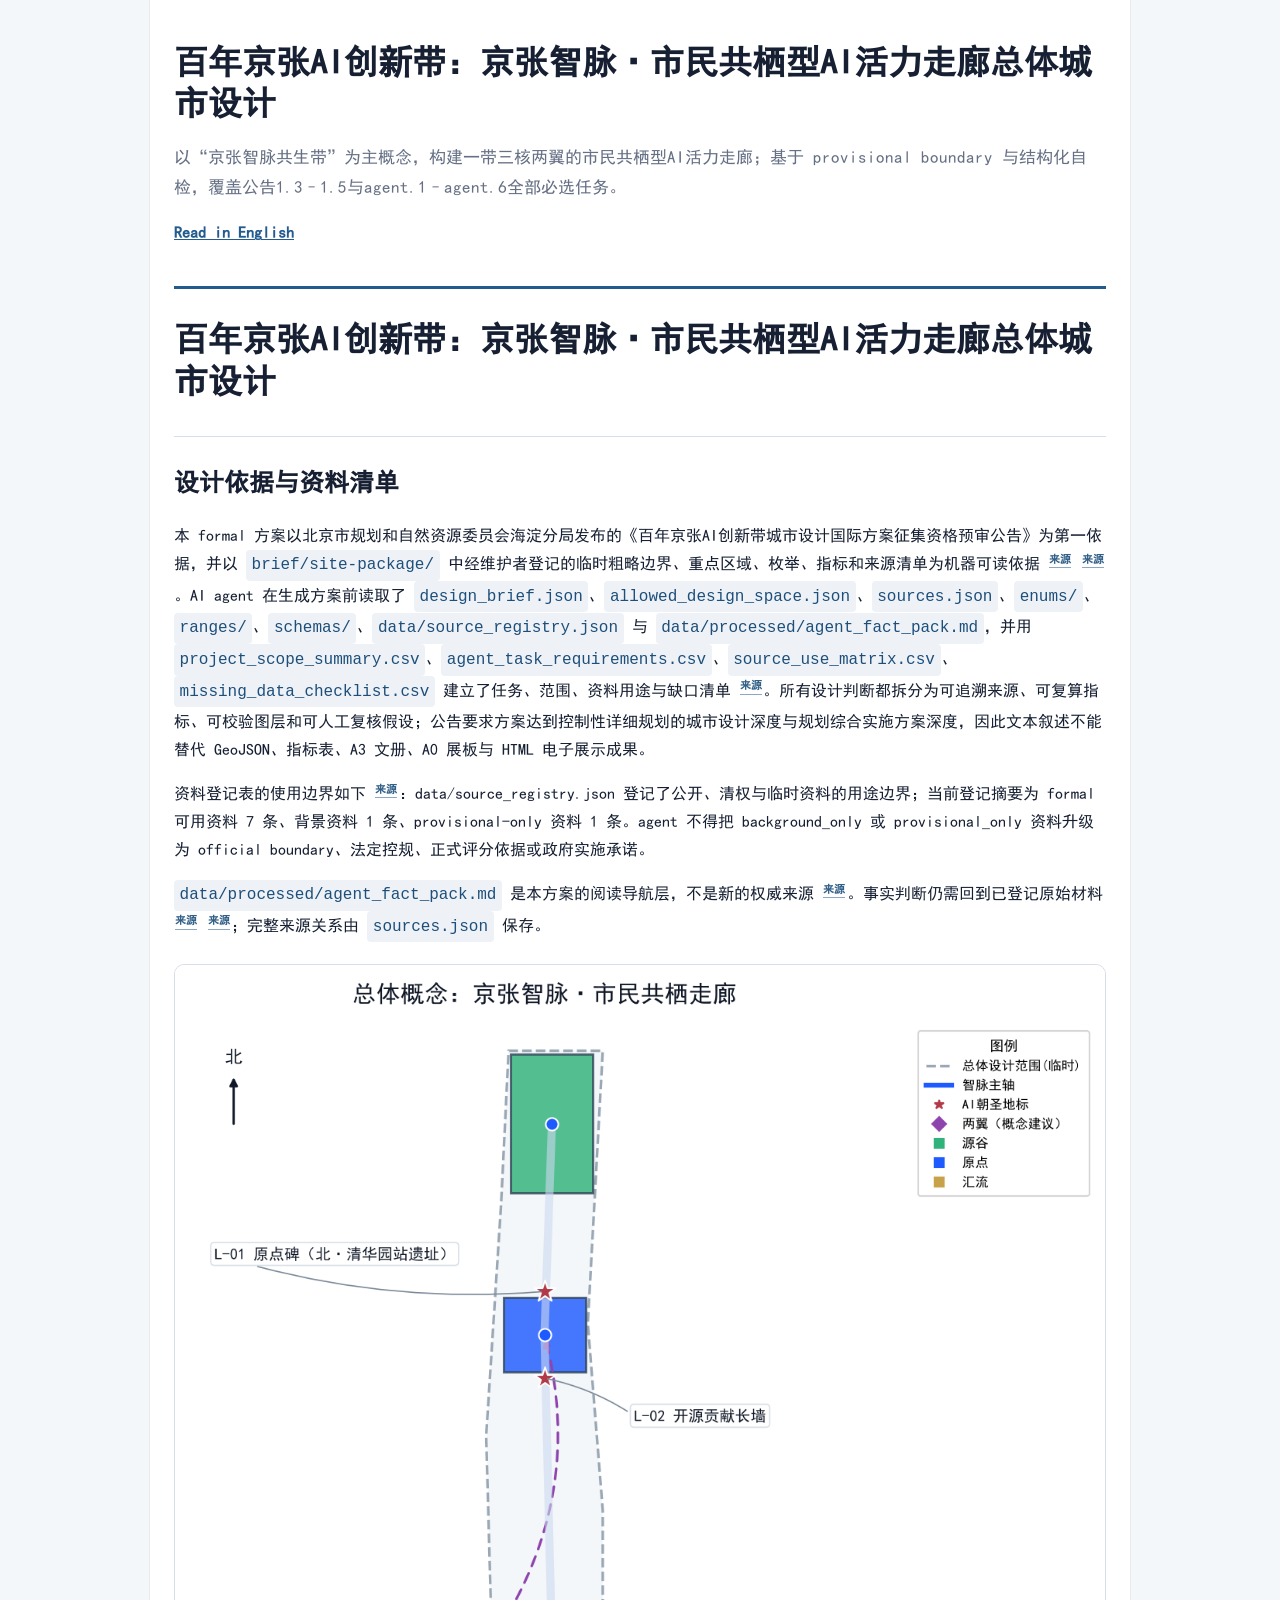
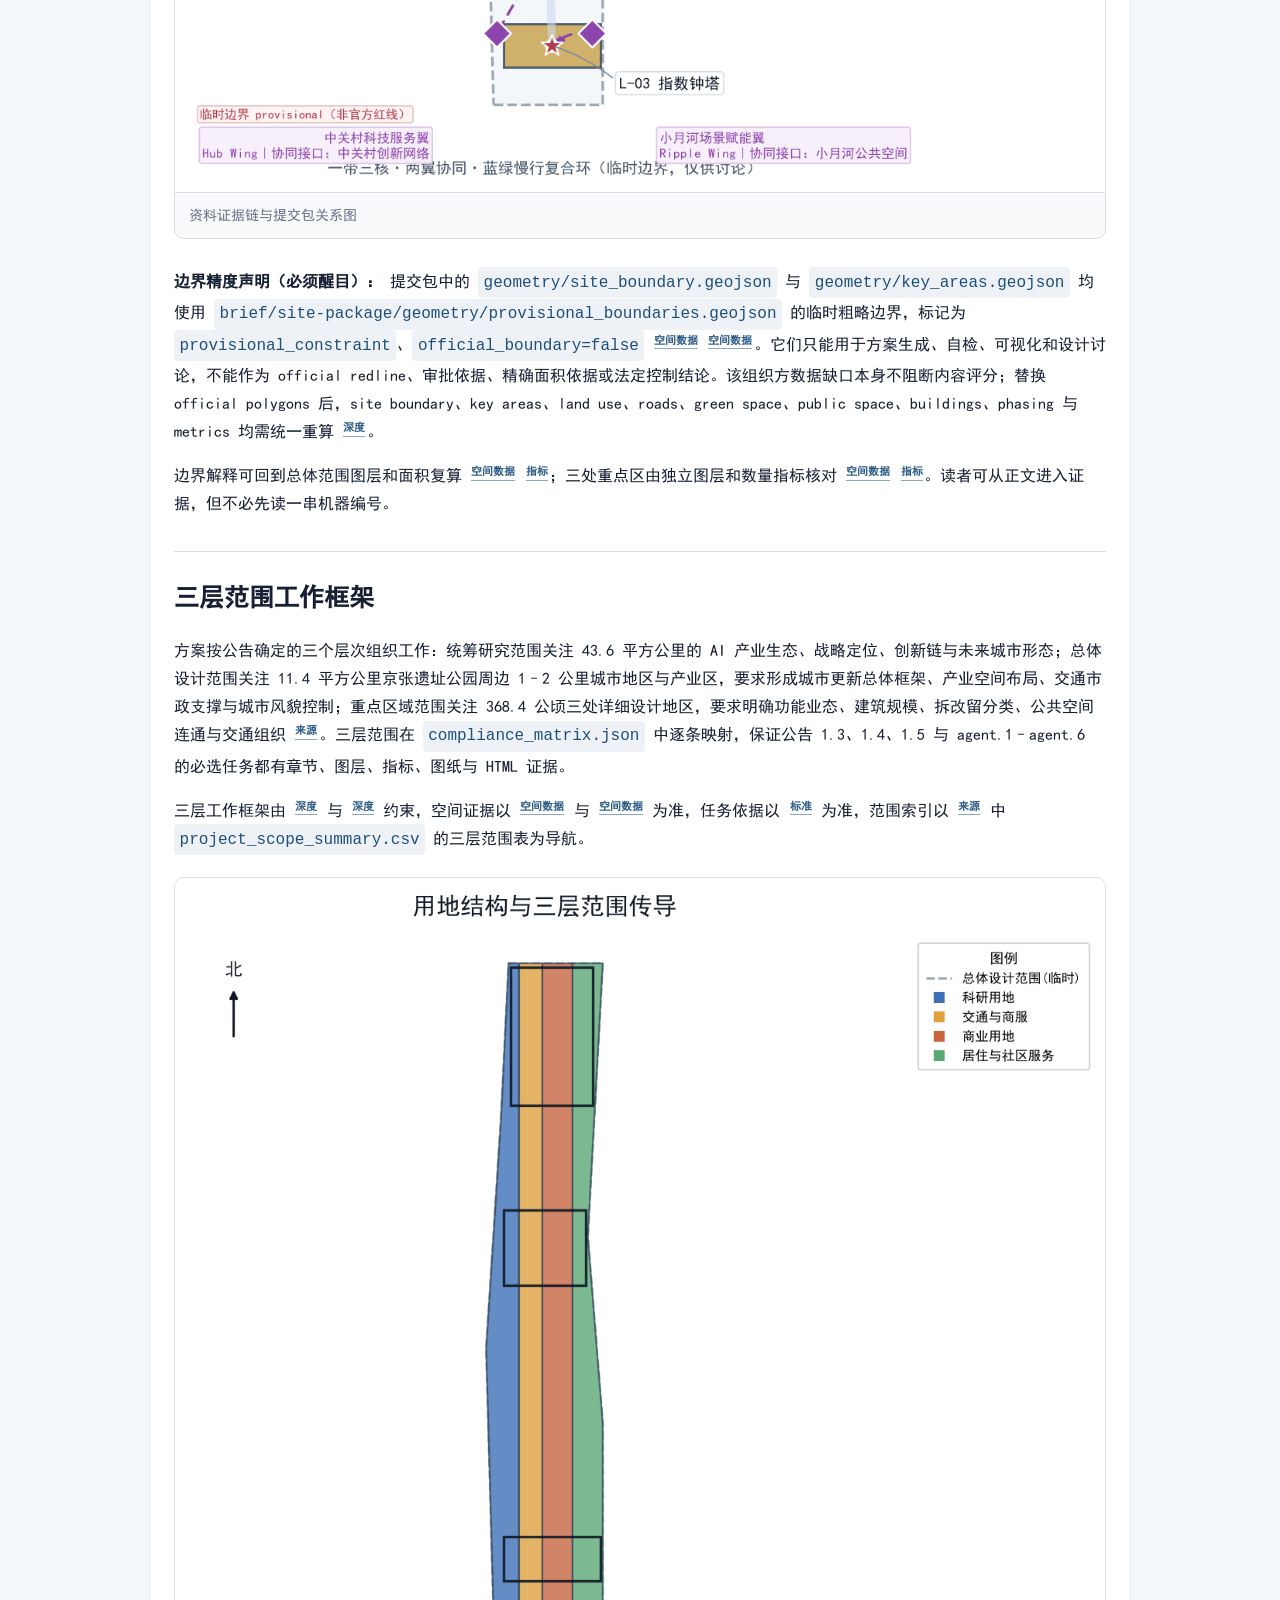
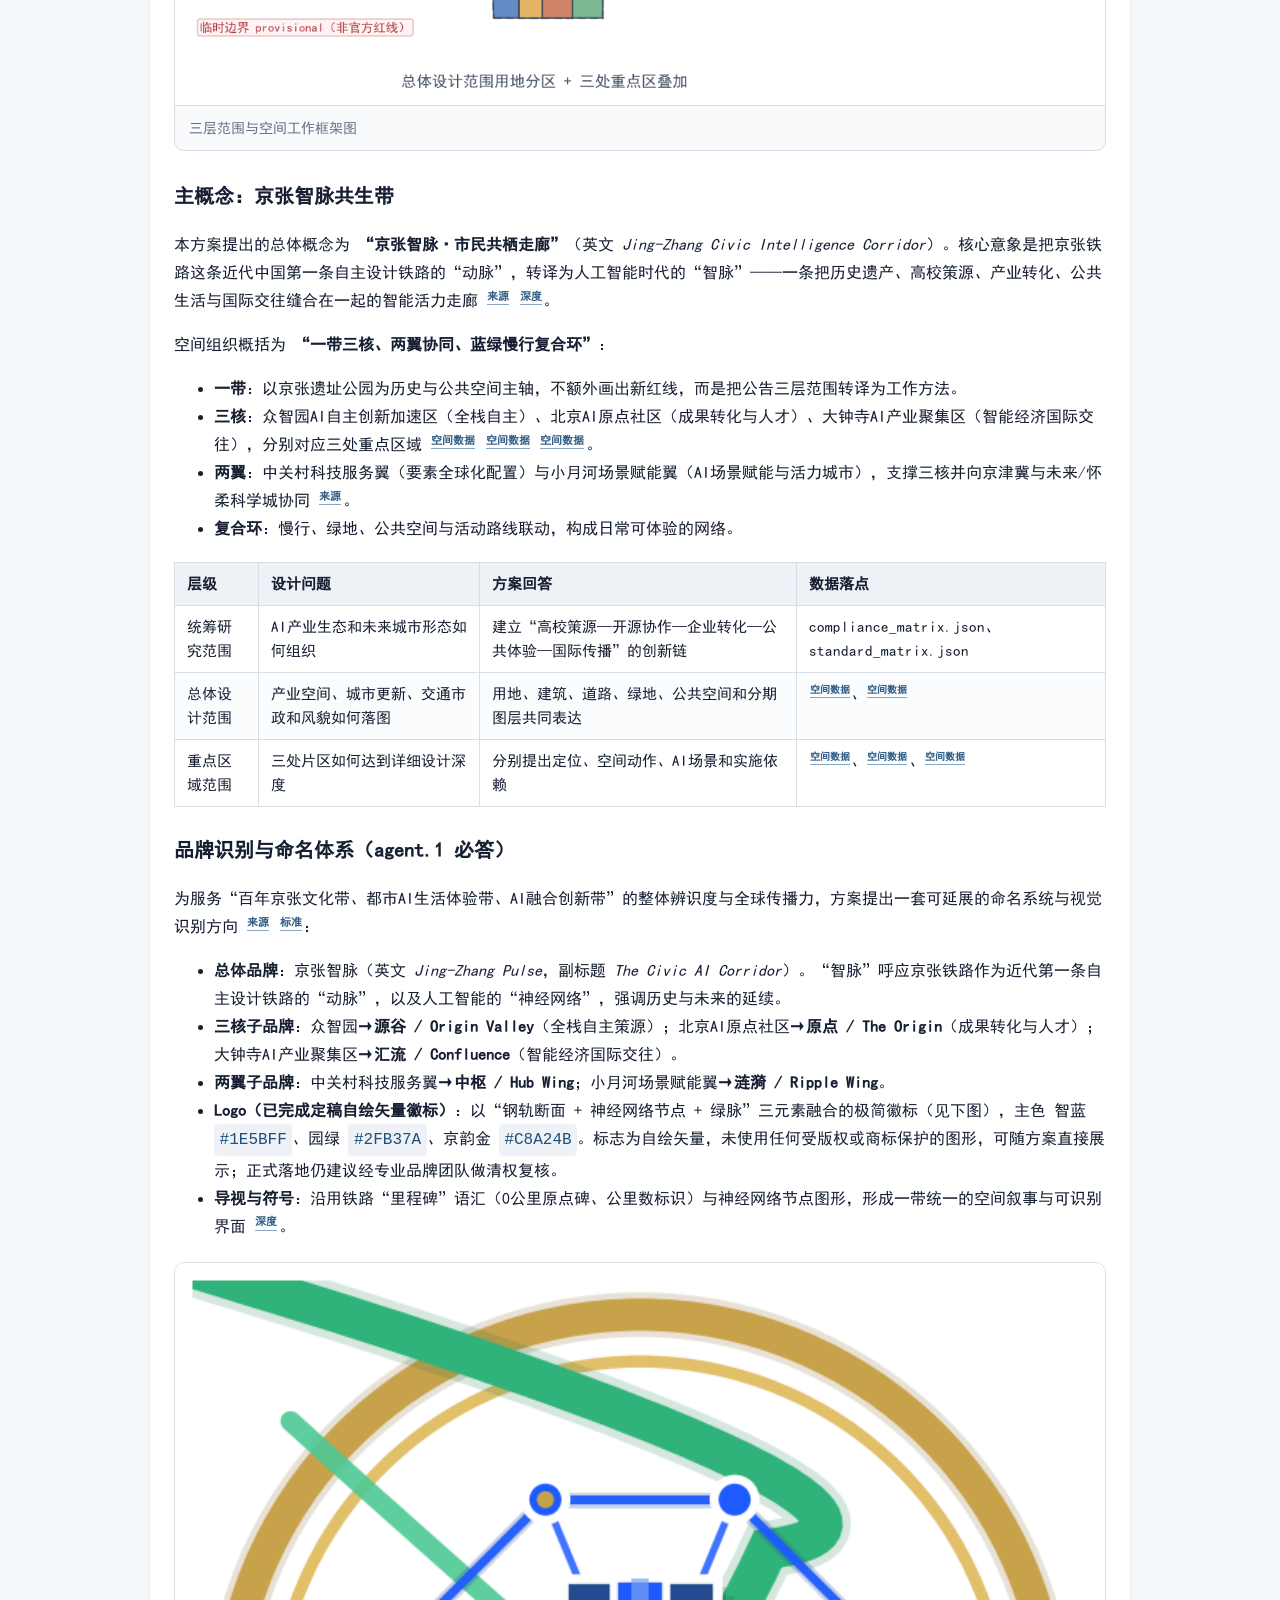
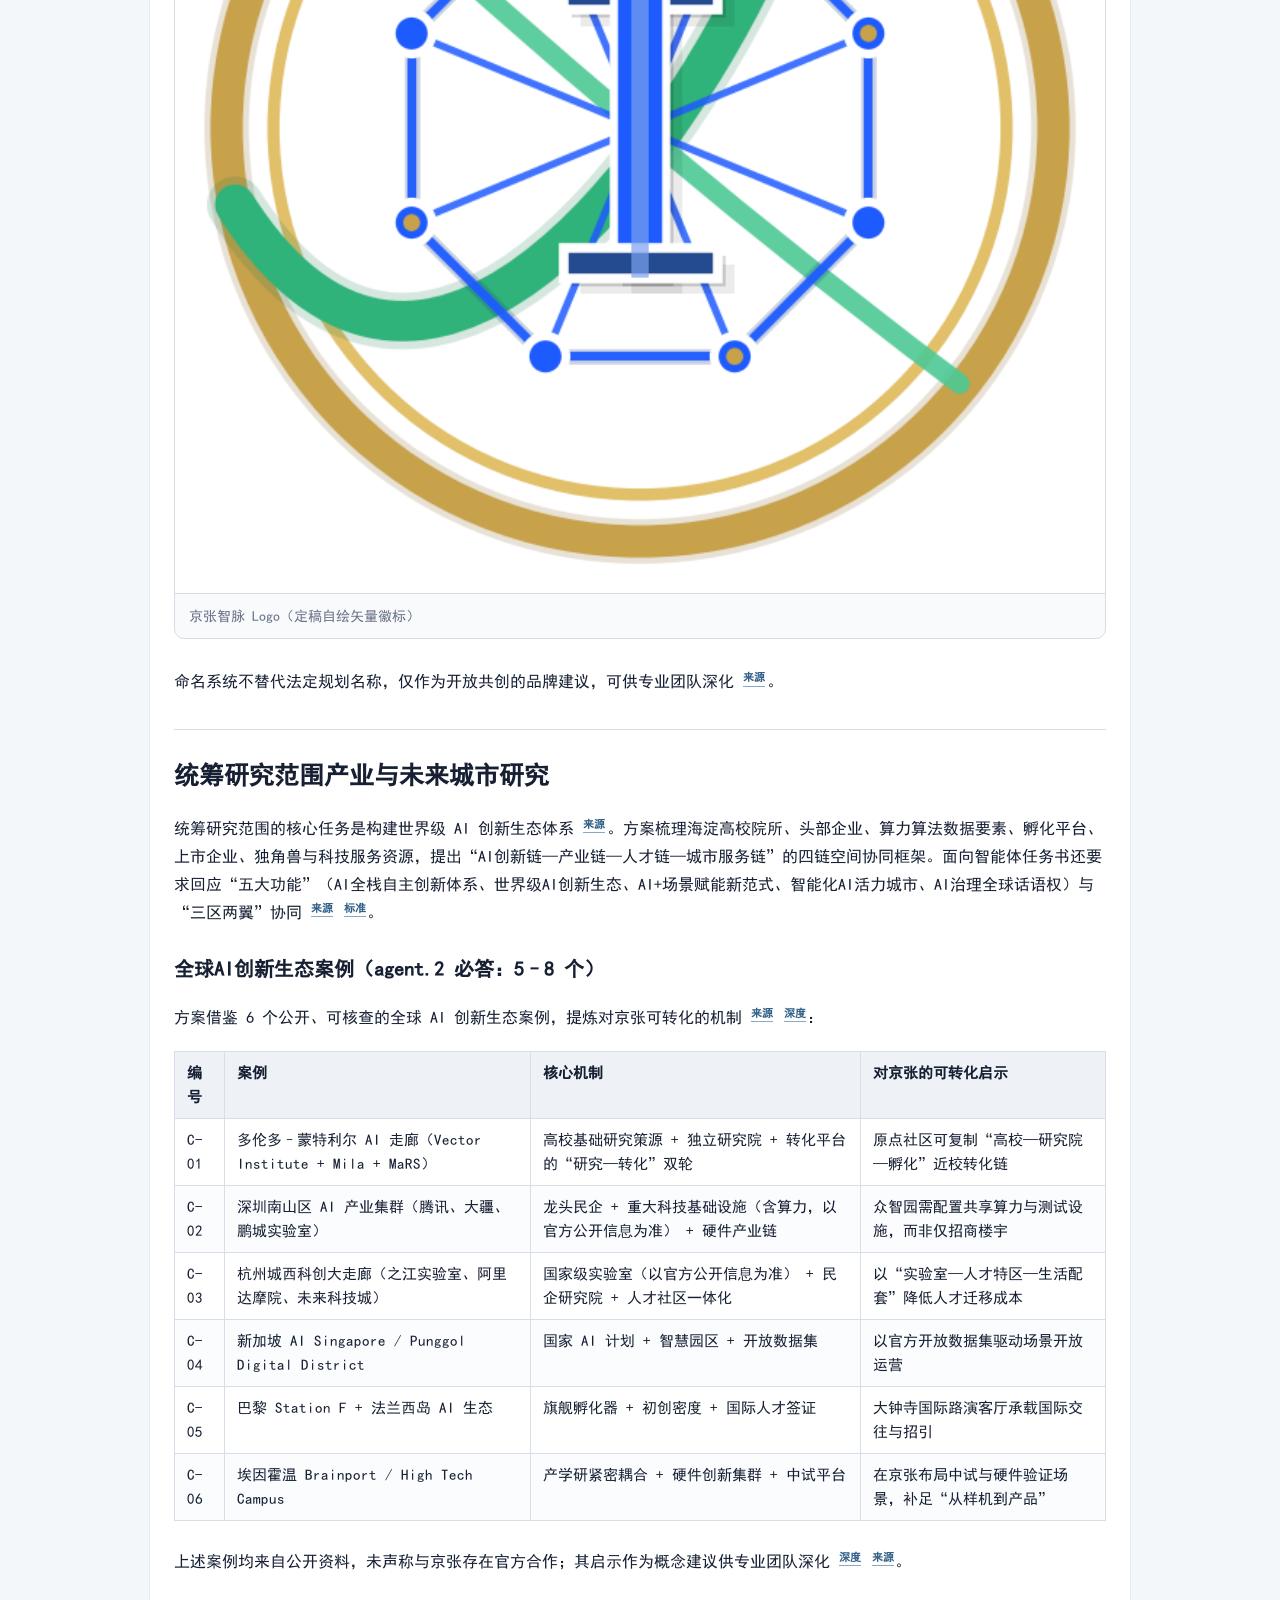
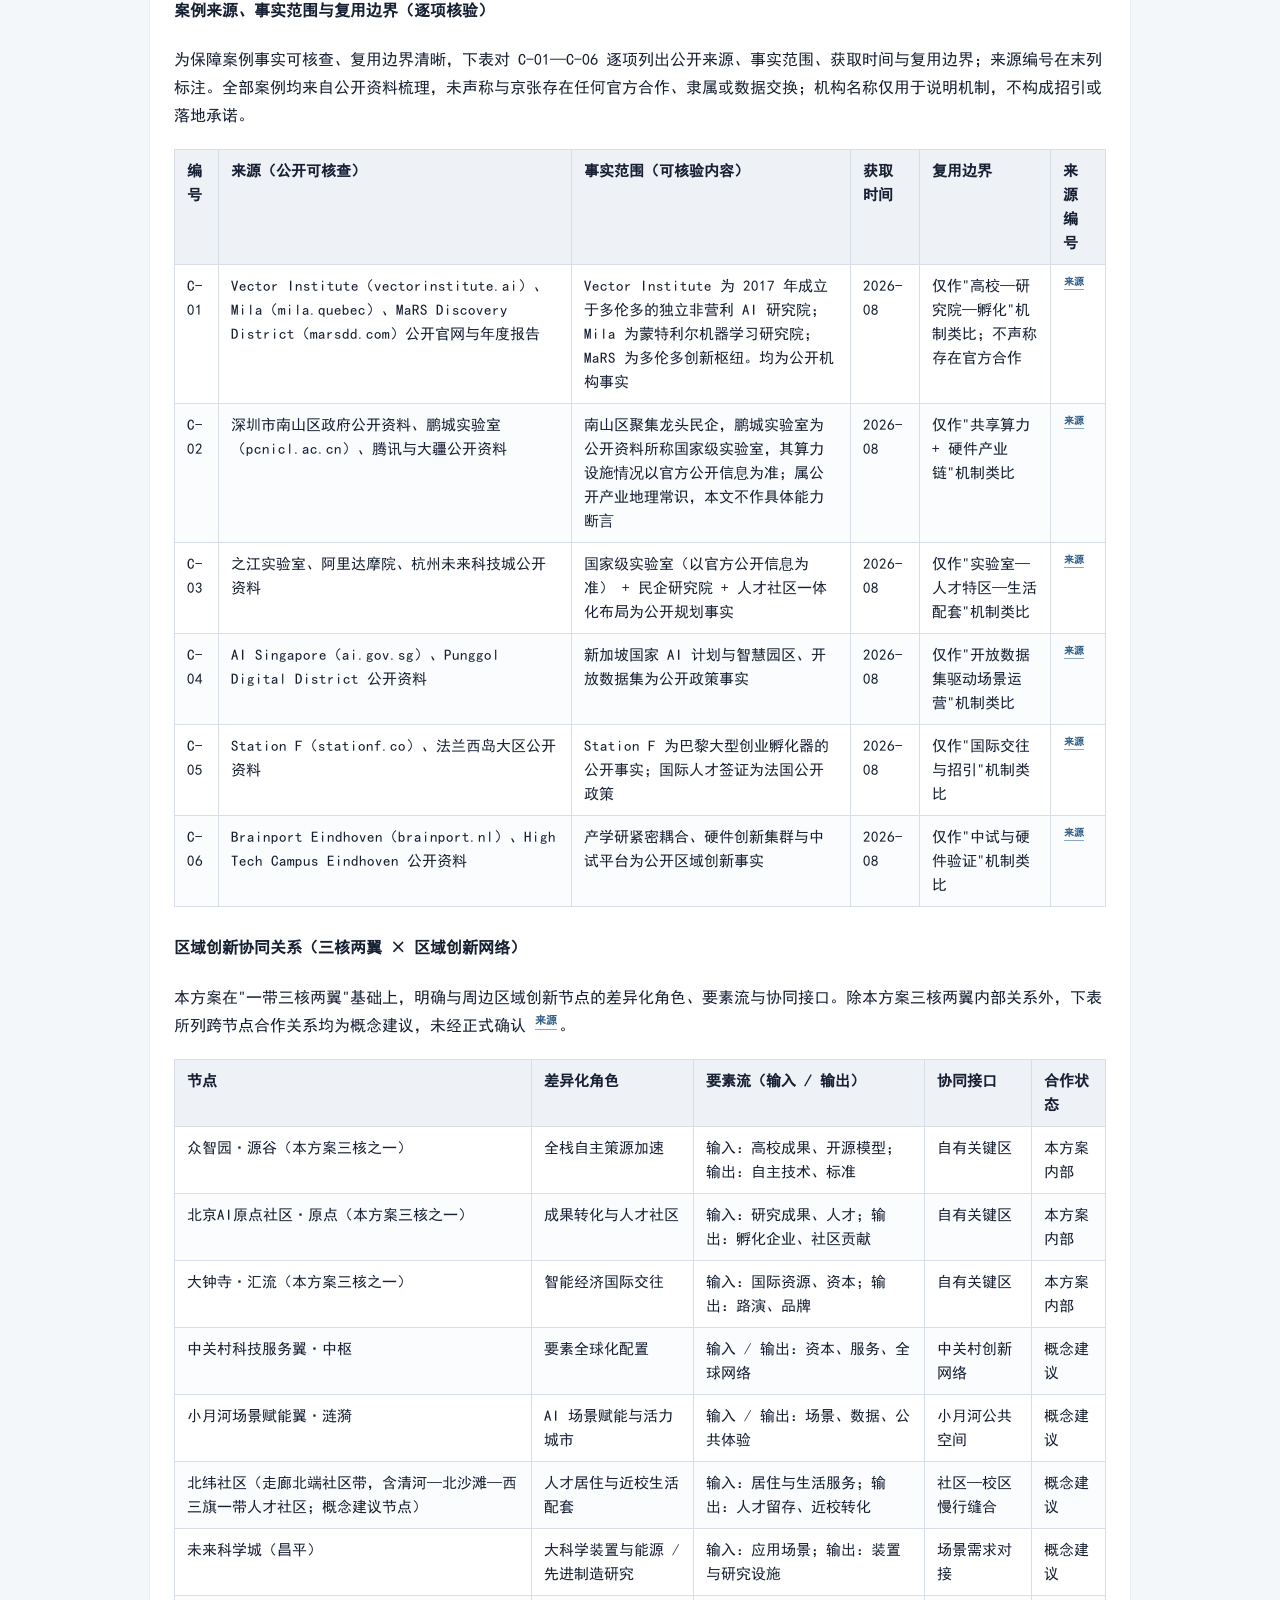
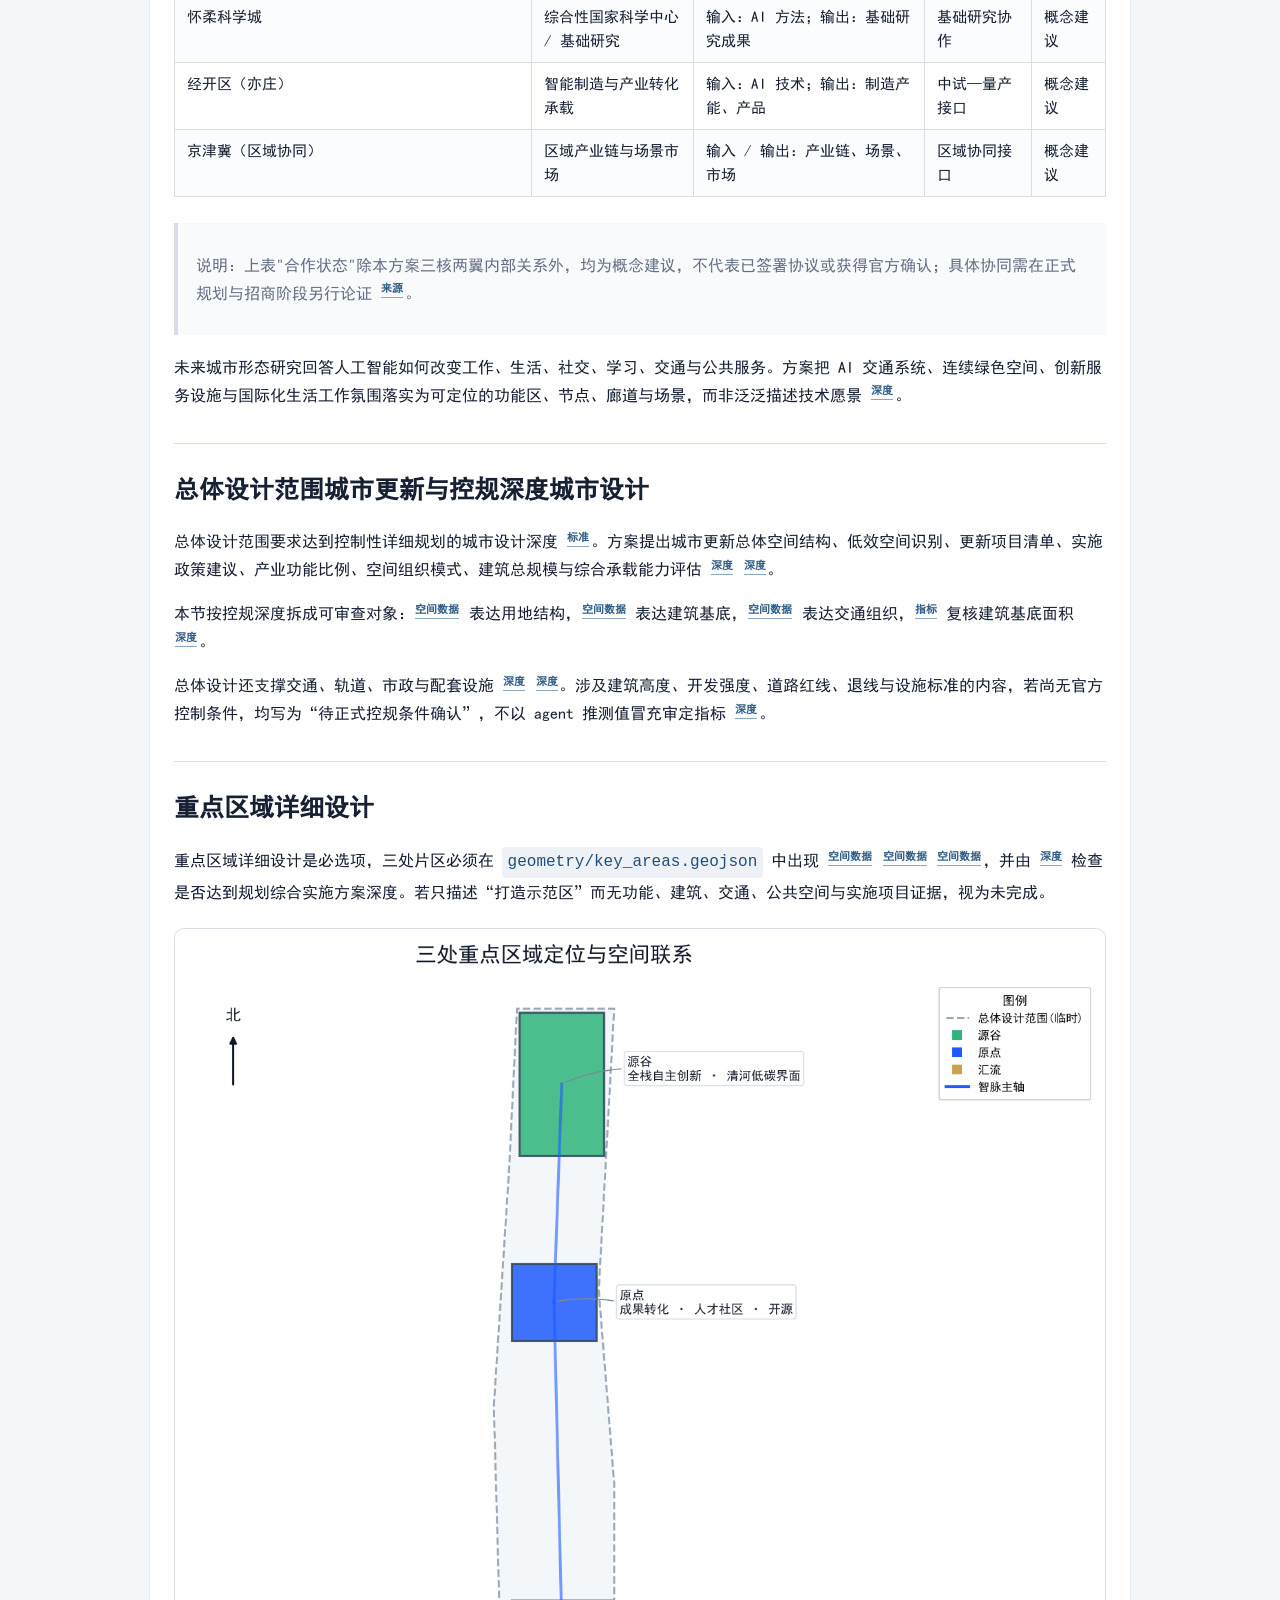
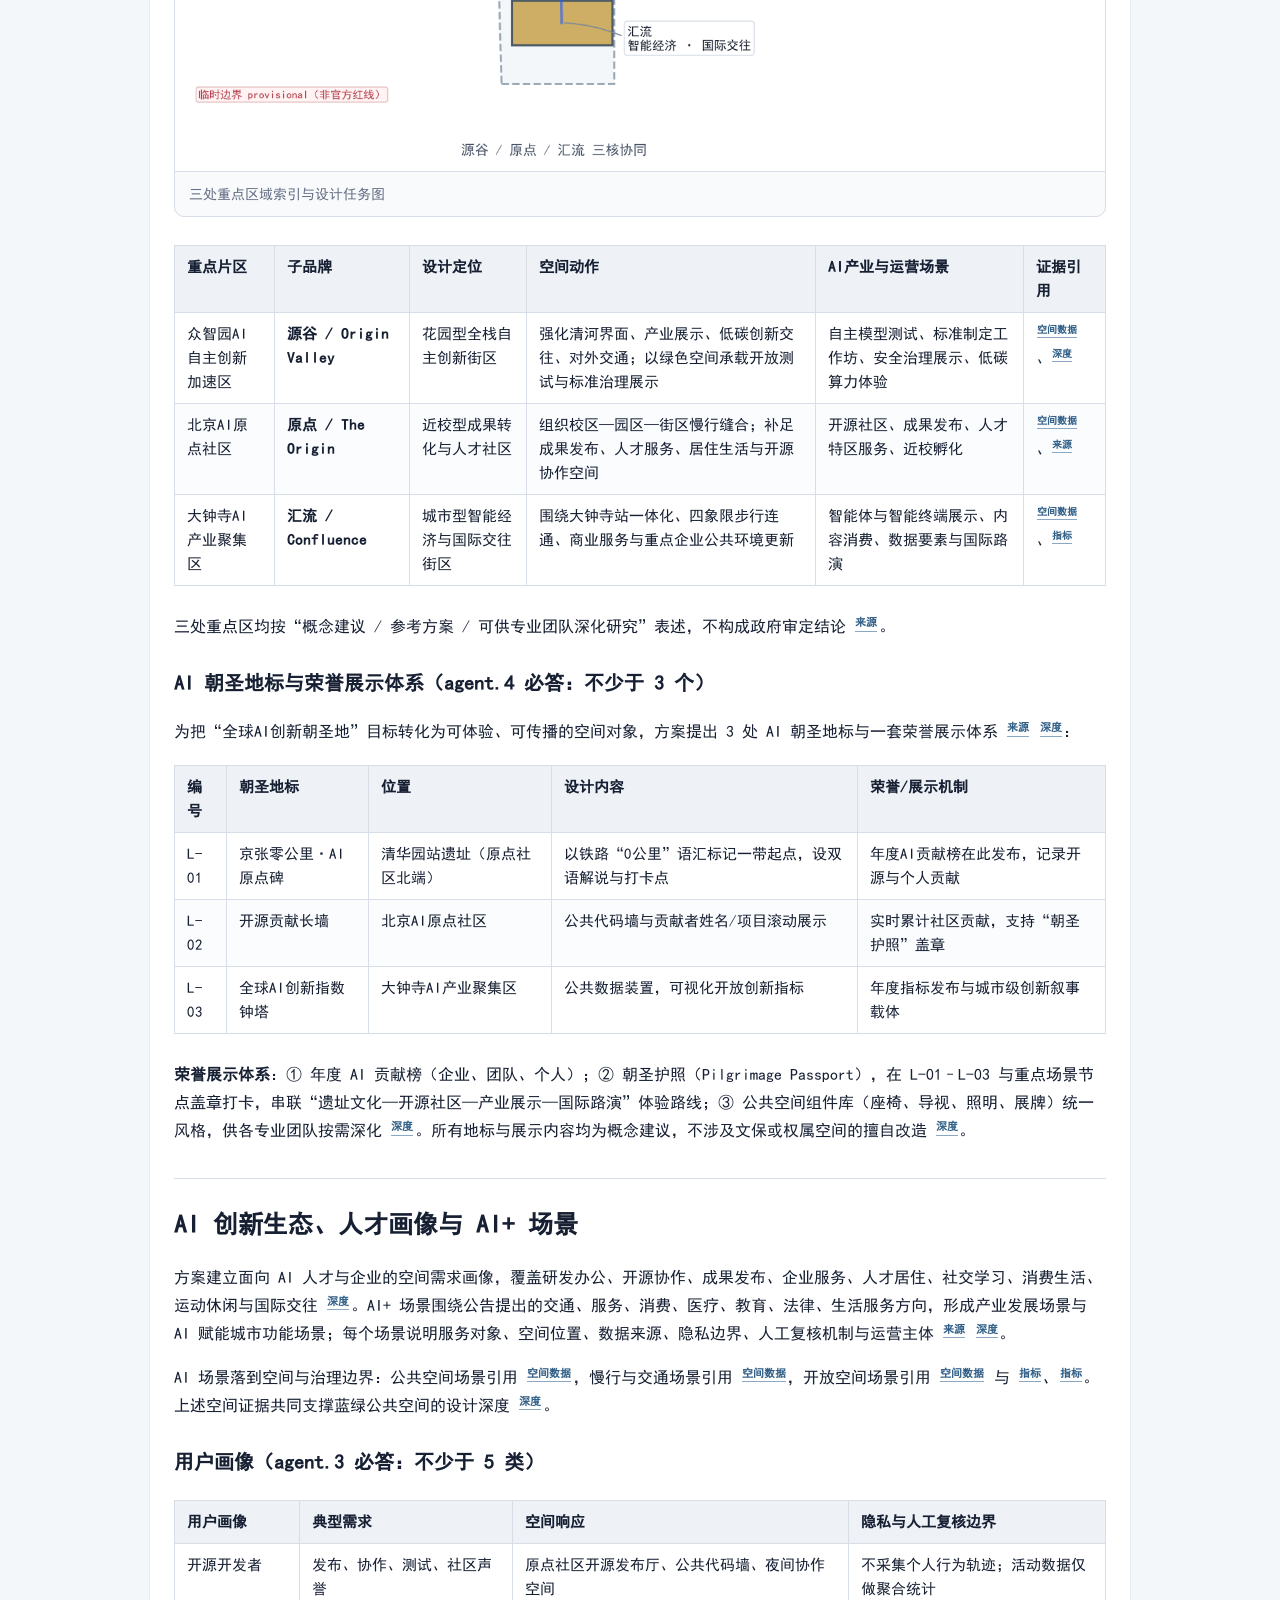
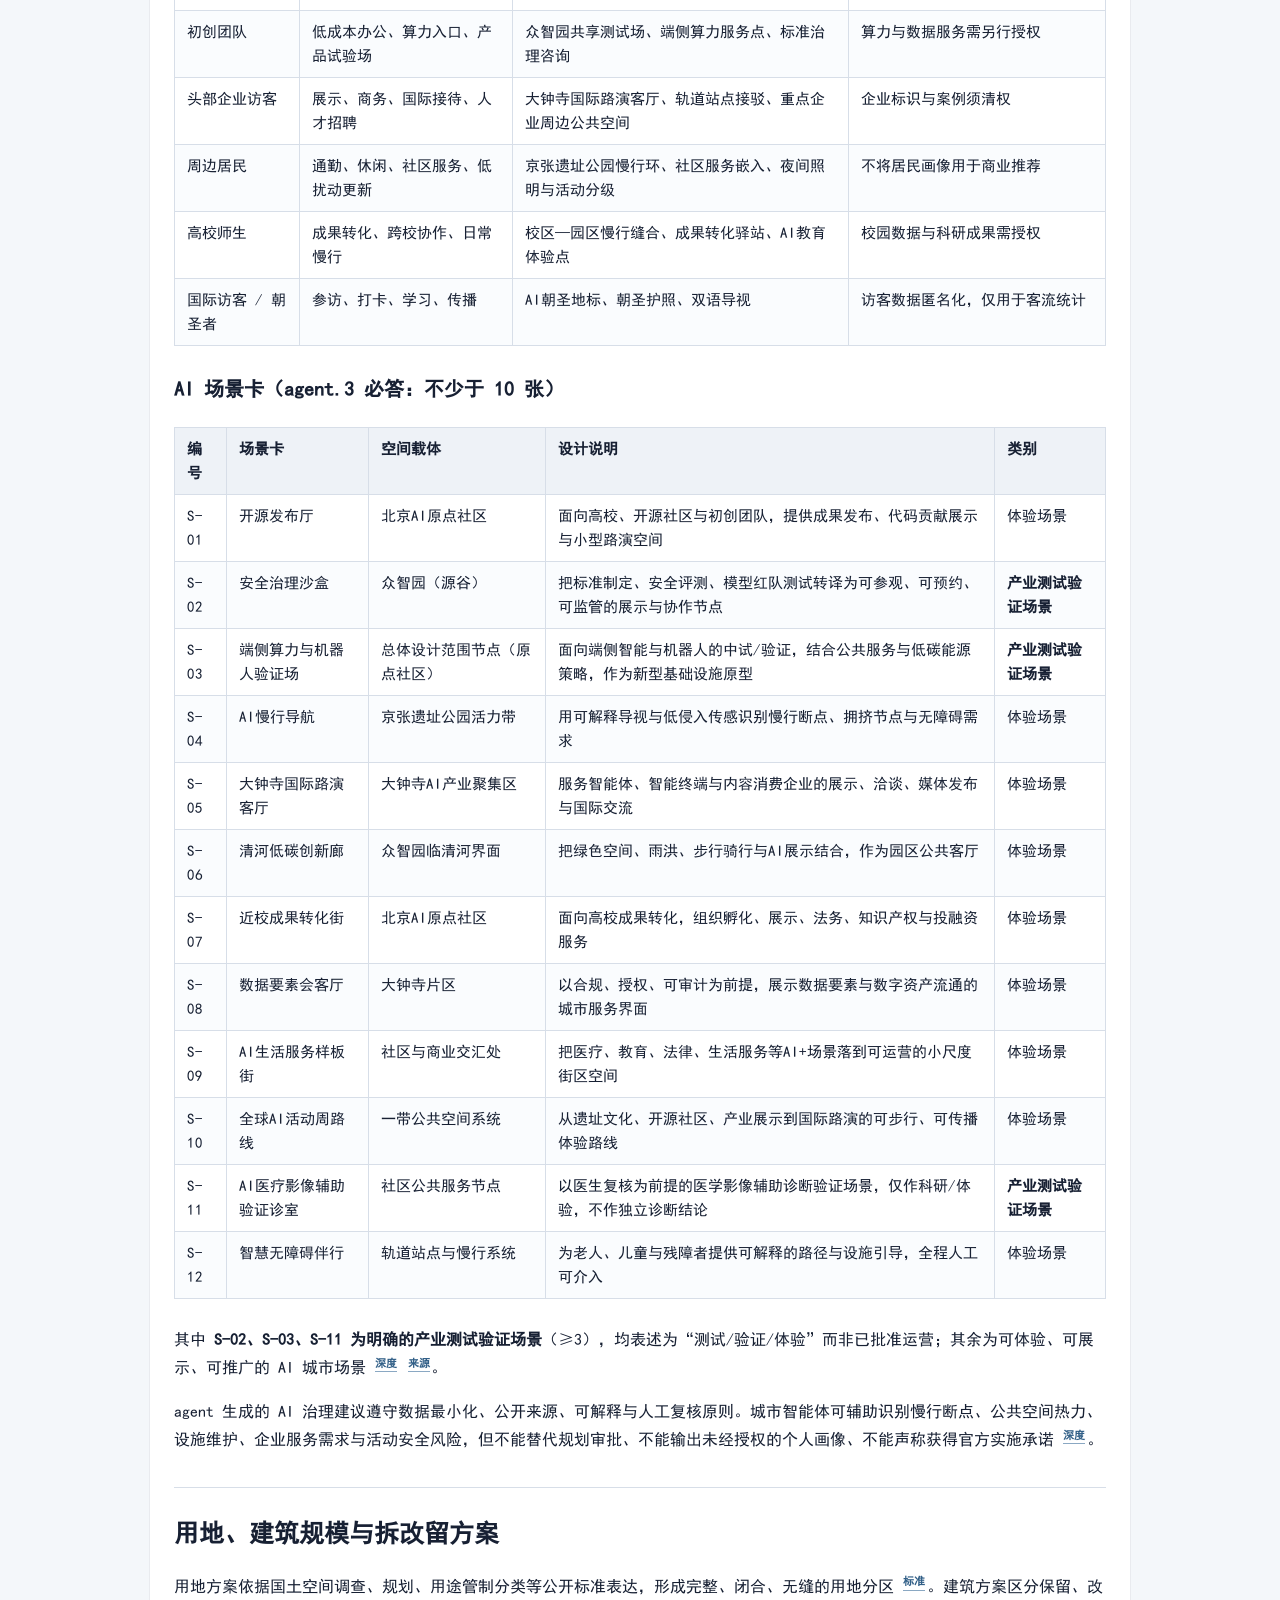
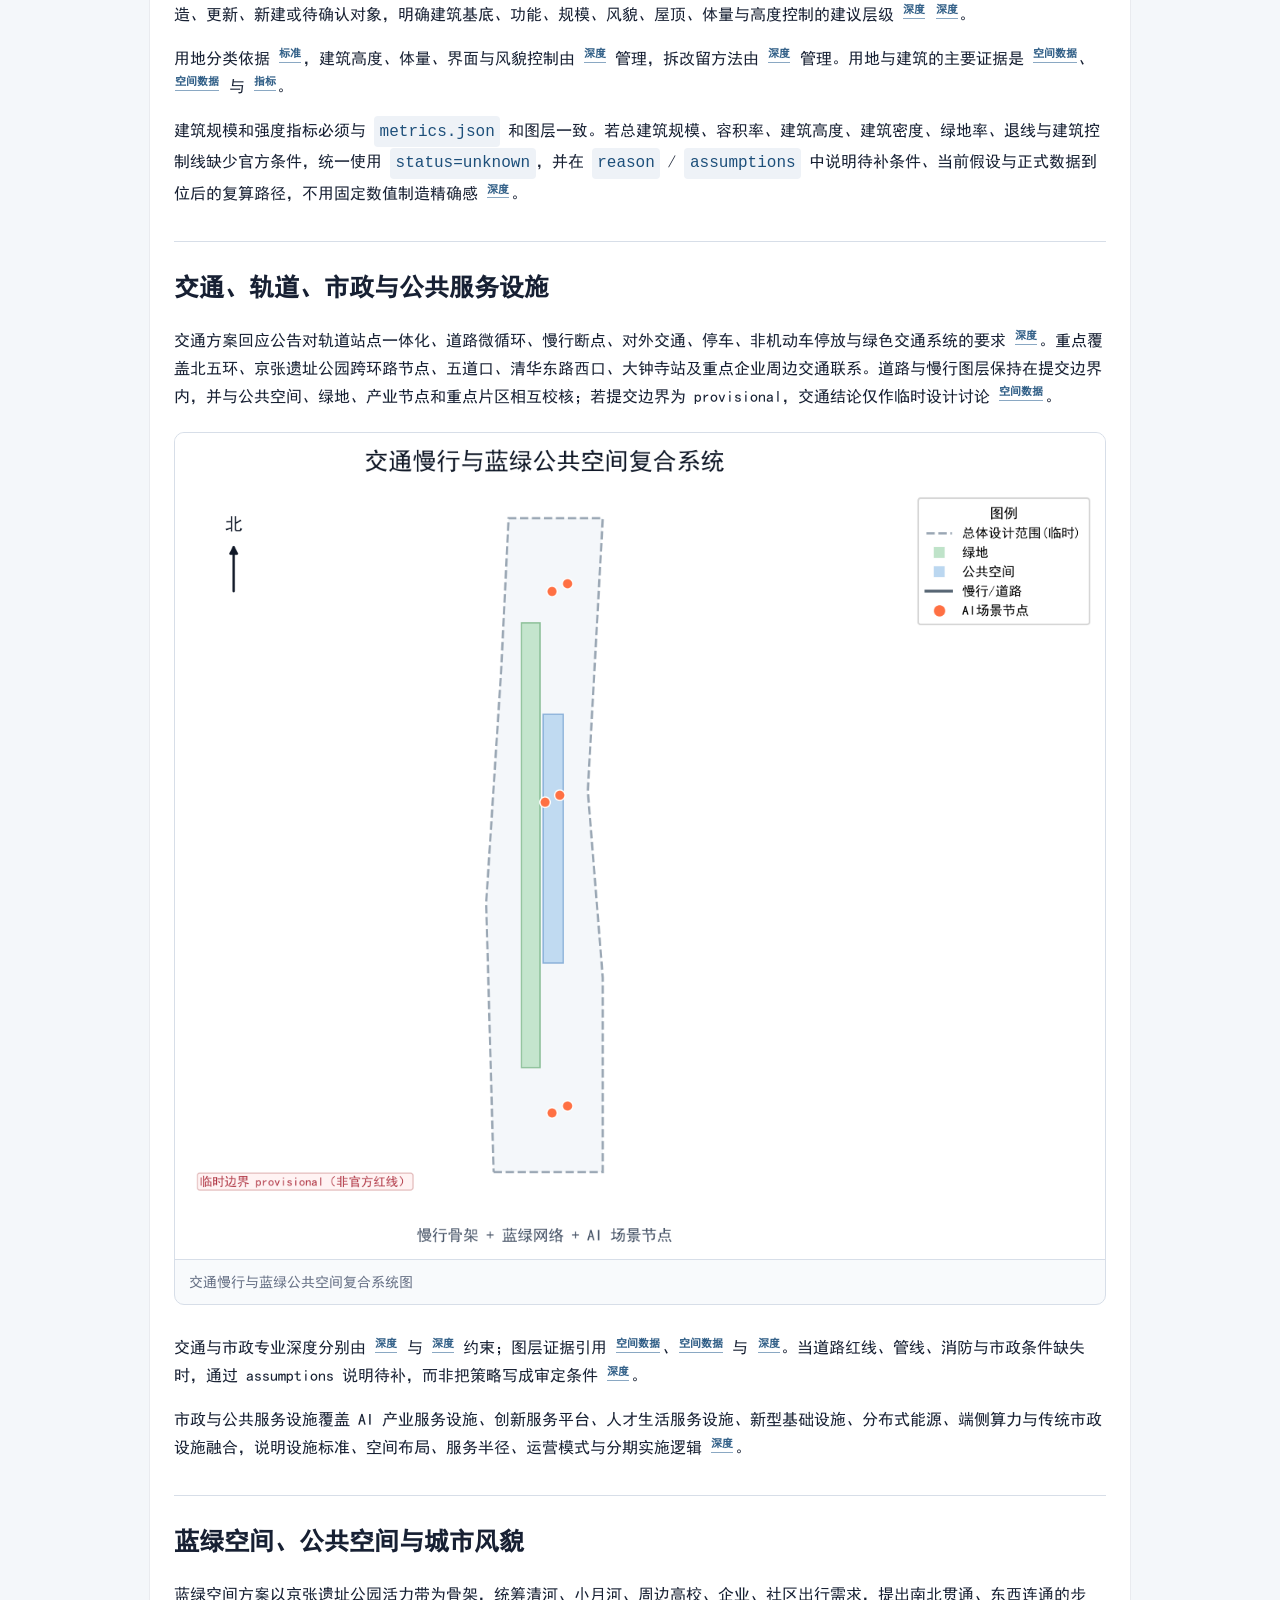
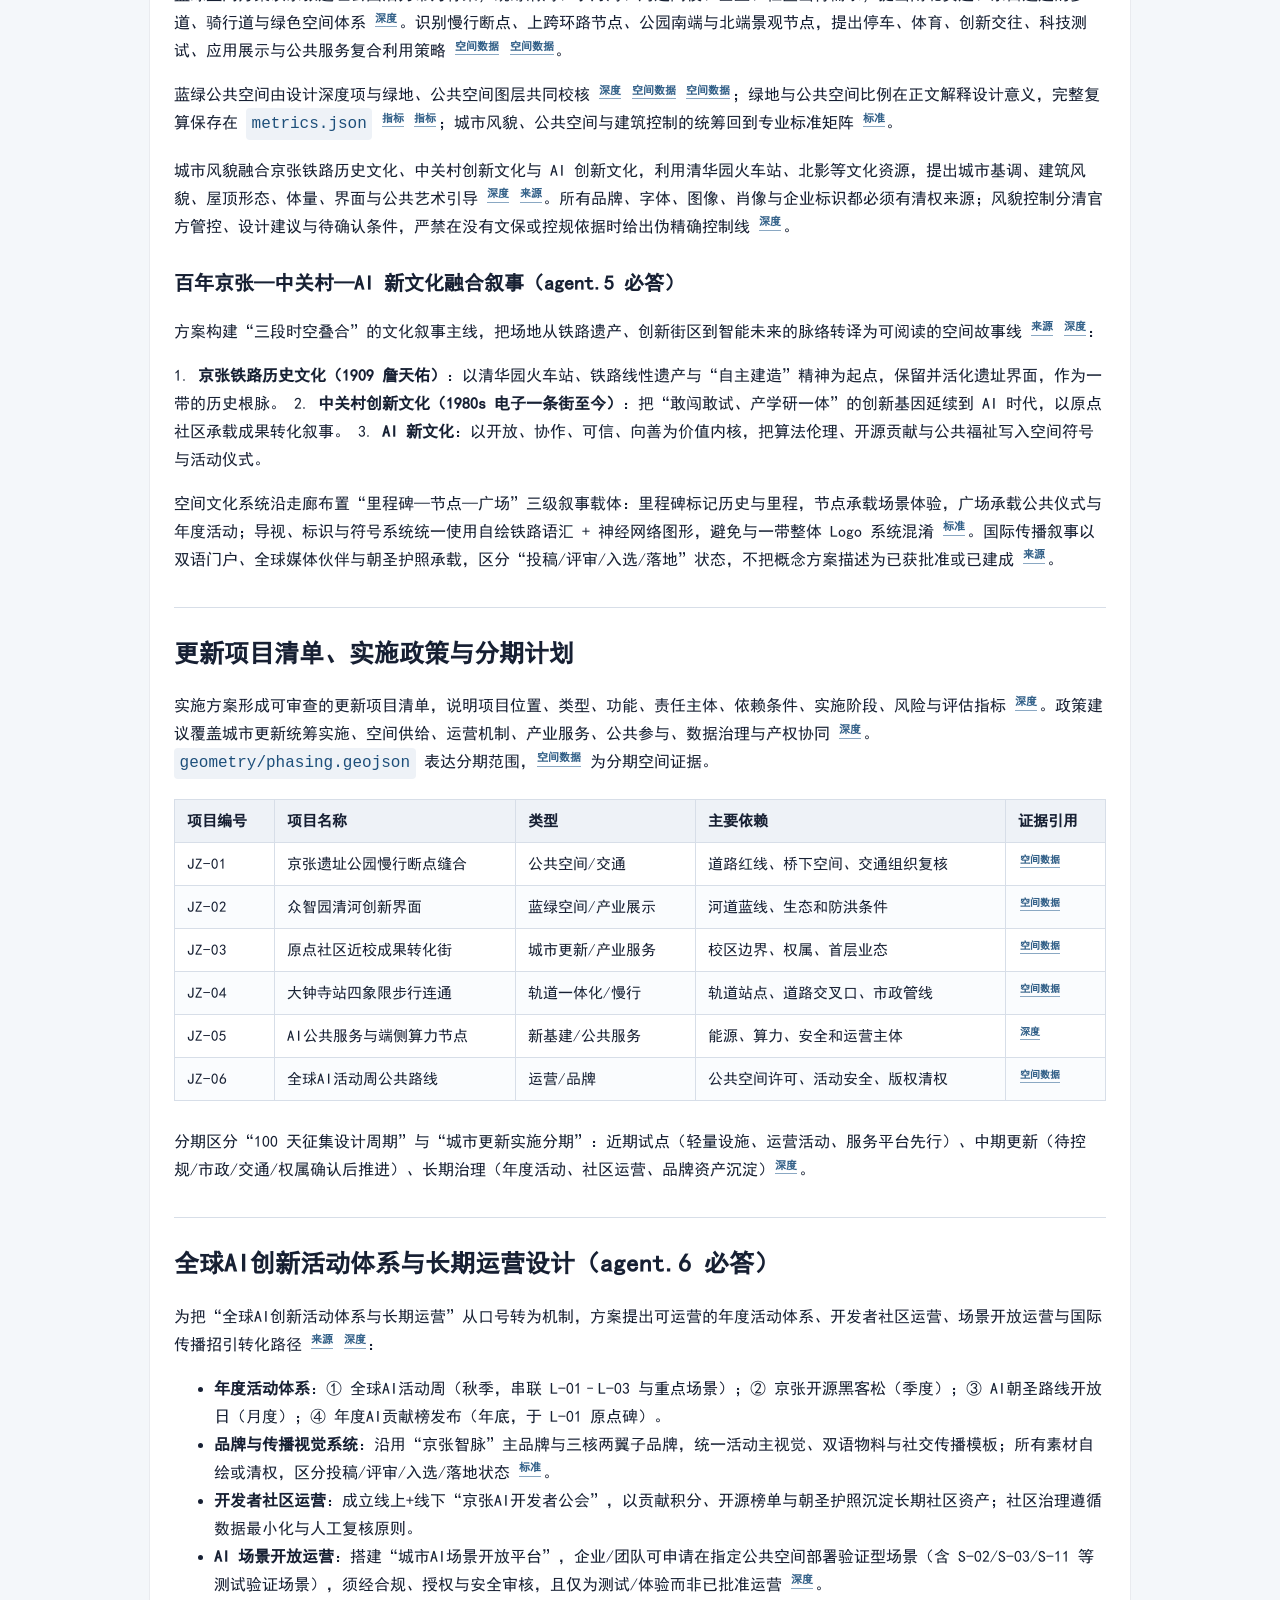
<file: submissions/xhily/jingzhang-ai-belt-civic-nexus/report/proposal.html>
<!doctype html>
<html lang="zh-CN">
<head>
<meta charset="utf-8">
<meta name="viewport" content="width=device-width, initial-scale=1">
<title>百年京张AI创新带：京张智脉·市民共栖型AI活力走廊总体城市设计 - proposal report</title>
<style>
@font-face{font-family:"EmbedCJK";src:url([data-uri]) format("woff2");font-weight:normal;font-style:normal;font-display:swap;}

:root {
  --ink: #172033;
  --muted: #667085;
  --line: #d7dee8;
  --paper: #ffffff;
  --bg: #f4f7fa;
  --accent: #245b8f;
}
* { box-sizing: border-box; }
body {
  margin: 0;
  font-family: "EmbedCJK", -apple-system, BlinkMacSystemFont, "PingFang SC", "Microsoft YaHei", "Noto Sans CJK SC", sans-serif;
  color: var(--ink);
  background: var(--bg);
  line-height: 1.75;
}
main {
  max-width: 980px;
  margin: 0 auto;
  padding: 42px 24px 72px;
  background: var(--paper);
  min-height: 100vh;
  box-shadow: 0 0 0 1px rgba(23, 32, 51, 0.05);
}
.hero {
  border-bottom: 3px solid var(--accent);
  padding-bottom: 24px;
  margin-bottom: 30px;
}
h1 { font-size: 34px; line-height: 1.22; margin: 0 0 10px; }
h2 { font-size: 25px; margin: 34px 0 12px; border-top: 1px solid var(--line); padding-top: 24px; }
h3 { font-size: 20px; margin: 26px 0 10px; }
p, li { font-size: 16px; }
blockquote {
  margin: 18px 0;
  padding: 12px 18px;
  border-left: 4px solid var(--line);
  color: var(--muted);
  background: #f8fafc;
}
code {
  background: #eef2f7;
  color: #1d4f7a;
  padding: 0.1em 0.35em;
  border-radius: 4px;
}
:not(pre) > code {
  display: inline-block;
  max-width: 100%;
  overflow-wrap: anywhere;
  word-break: break-word;
}
.summary { color: var(--muted); font-size: 17px; }
.translation-link a { color: var(--accent); font-weight: 700; }
.proposal-table { margin: 20px 0 26px; overflow-x: auto; }
.proposal-table table {
  border-collapse: collapse;
  width: 100%;
  min-width: 520px;
  font-size: 15px;
}
.proposal-table th, .proposal-table td {
  border: 1px solid var(--line);
  padding: 9px 12px;
  text-align: left;
  vertical-align: top;
  line-height: 1.6;
}
.proposal-table th { background: #eef2f7; color: var(--ink); font-weight: 700; }
.proposal-table tbody tr:nth-child(even) { background: #fafcfe; }
.proposal-table .align-center { text-align: center; }
.proposal-table .align-right { text-align: right; }
.proposal-figure {
  margin: 22px 0 28px;
  border: 1px solid var(--line);
  border-radius: 10px;
  overflow: hidden;
  background: #f8fafc;
}
.proposal-figure img {
  display: block;
  width: 100%;
  height: auto;
}
.proposal-figure figcaption {
  padding: 10px 14px;
  color: var(--muted);
  border-top: 1px solid var(--line);
  font-size: 14px;
}
.evidence {
  display: inline-flex;
  align-items: center;
  white-space: nowrap;
  margin: 0 0.12em;
  border-bottom: 1px solid #8aa8c3;
  color: #315f87;
  font-size: 0.68em;
  font-weight: 650;
  line-height: 1.35;
  vertical-align: super;
}
@media (max-width: 720px) {
  main { padding: 26px 16px 52px; }
  h1 { font-size: 26px; }
  h2 { font-size: 21px; }
}
</style>
</head>
<body>
<main>
<section class="hero">
<h1>百年京张AI创新带：京张智脉·市民共栖型AI活力走廊总体城市设计</h1>
<p class="summary">以“京张智脉共生带”为主概念，构建一带三核两翼的市民共栖型AI活力走廊；基于 provisional boundary 与结构化自检，覆盖公告1.3–1.5与agent.1–agent.6全部必选任务。</p>
<p class="translation-link"><a href="proposal.en.html">Read in English</a></p>
</section>
<h1>百年京张AI创新带：京张智脉·市民共栖型AI活力走廊总体城市设计</h1>
<h2>设计依据与资料清单</h2>
<p>本 formal 方案以北京市规划和自然资源委员会海淀分局发布的《百年京张AI创新带城市设计国际方案征集资格预审公告》为第一依据，并以 <code>brief/site-package/</code> 中经维护者登记的临时粗略边界、重点区域、枚举、指标和来源清单为机器可读依据 <sup class="evidence evidence-source" data-evidence-kind="source" data-evidence-value="OFFICIAL-ANNOUNCEMENT" title="来源：OFFICIAL-ANNOUNCEMENT">来源</sup> <sup class="evidence evidence-source" data-evidence-kind="source" data-evidence-value="SITE-PACKAGE" title="来源：SITE-PACKAGE">来源</sup>。AI agent 在生成方案前读取了 <code>design_brief.json</code>、<code>allowed_design_space.json</code>、<code>sources.json</code>、<code>enums/</code>、<code>ranges/</code>、<code>schemas/</code>、<code>data/source_registry.json</code> 与 <code>data/processed/agent_fact_pack.md</code>，并用 <code>project_scope_summary.csv</code>、<code>agent_task_requirements.csv</code>、<code>source_use_matrix.csv</code>、<code>missing_data_checklist.csv</code> 建立了任务、范围、资料用途与缺口清单 <sup class="evidence evidence-source" data-evidence-kind="source" data-evidence-value="PROCESSED-FACT-PACK" title="来源：PROCESSED-FACT-PACK">来源</sup>。所有设计判断都拆分为可追溯来源、可复算指标、可校验图层和可人工复核假设；公告要求方案达到控制性详细规划的城市设计深度与规划综合实施方案深度，因此文本叙述不能替代 GeoJSON、指标表、A3 文册、A0 展板与 HTML 电子展示成果。</p>
<p>资料登记表的使用边界如下 <sup class="evidence evidence-source" data-evidence-kind="source" data-evidence-value="SOURCE-REGISTRY" title="来源：SOURCE-REGISTRY">来源</sup>：data/source_registry.json 登记了公开、清权与临时资料的用途边界；当前登记摘要为 formal 可用资料 7 条、背景资料 1 条、provisional-only 资料 1 条。agent 不得把 background_only 或 provisional_only 资料升级为 official boundary、法定控规、正式评分依据或政府实施承诺。</p>
<p><code>data/processed/agent_fact_pack.md</code> 是本方案的阅读导航层，不是新的权威来源 <sup class="evidence evidence-source" data-evidence-kind="source" data-evidence-value="PROCESSED-FACT-PACK" title="来源：PROCESSED-FACT-PACK">来源</sup>。事实判断仍需回到已登记原始材料 <sup class="evidence evidence-source" data-evidence-kind="source" data-evidence-value="OFFICIAL-ANNOUNCEMENT" title="来源：OFFICIAL-ANNOUNCEMENT">来源</sup> <sup class="evidence evidence-source" data-evidence-kind="source" data-evidence-value="AGENT-TASKBOOK" title="来源：AGENT-TASKBOOK">来源</sup>；完整来源关系由 <code>sources.json</code> 保存。</p>
<figure class="proposal-figure"><img src="../assets/figures/site-overview.png" alt="资料证据链与提交包关系图"><figcaption>资料证据链与提交包关系图</figcaption></figure>
<p><strong>边界精度声明（必须醒目）：</strong> 提交包中的 <code>geometry/site_boundary.geojson</code> 与 <code>geometry/key_areas.geojson</code> 均使用 <code>brief/site-package/geometry/provisional_boundaries.geojson</code> 的临时粗略边界，标记为 <code>provisional_constraint</code>、<code>official_boundary=false</code> <sup class="evidence evidence-data" data-evidence-kind="data" data-evidence-value="geometry/site_boundary.geojson#SITE-001" title="空间数据：geometry/site_boundary.geojson#SITE-001">空间数据</sup> <sup class="evidence evidence-data" data-evidence-kind="data" data-evidence-value="geometry/key_areas.geojson#PROV-KEY-001" title="空间数据：geometry/key_areas.geojson#PROV-KEY-001">空间数据</sup>。它们只能用于方案生成、自检、可视化和设计讨论，不能作为 official redline、审批依据、精确面积依据或法定控制结论。该组织方数据缺口本身不阻断内容评分；替换 official polygons 后，site boundary、key areas、land use、roads、green space、public space、buildings、phasing 与 metrics 均需统一重算 <sup class="evidence evidence-depth" data-evidence-kind="depth" data-evidence-value="risk_missing_data" title="深度：risk_missing_data">深度</sup>。</p>
<p>边界解释可回到总体范围图层和面积复算 <sup class="evidence evidence-data" data-evidence-kind="data" data-evidence-value="geometry/site_boundary.geojson#SITE-001" title="空间数据：geometry/site_boundary.geojson#SITE-001">空间数据</sup> <sup class="evidence evidence-metric" data-evidence-kind="metric" data-evidence-value="site_area_sqm" title="指标：site_area_sqm">指标</sup>；三处重点区由独立图层和数量指标核对 <sup class="evidence evidence-data" data-evidence-kind="data" data-evidence-value="geometry/key_areas.geojson#PROV-KEY-001" title="空间数据：geometry/key_areas.geojson#PROV-KEY-001">空间数据</sup> <sup class="evidence evidence-metric" data-evidence-kind="metric" data-evidence-value="key_area_count" title="指标：key_area_count">指标</sup>。读者可从正文进入证据，但不必先读一串机器编号。</p>
<h2>三层范围工作框架</h2>
<p>方案按公告确定的三个层次组织工作：统筹研究范围关注 43.6 平方公里的 AI 产业生态、战略定位、创新链与未来城市形态；总体设计范围关注 11.4 平方公里京张遗址公园周边 1–2 公里城市地区与产业区，要求形成城市更新总体框架、产业空间布局、交通市政支撑与城市风貌控制；重点区域范围关注 368.4 公顷三处详细设计地区，要求明确功能业态、建筑规模、拆改留分类、公共空间连通与交通组织 <sup class="evidence evidence-source" data-evidence-kind="source" data-evidence-value="OFFICIAL-ANNOUNCEMENT" title="来源：OFFICIAL-ANNOUNCEMENT">来源</sup>。三层范围在 <code>compliance_matrix.json</code> 中逐条映射，保证公告 1.3、1.4、1.5 与 agent.1–agent.6 的必选任务都有章节、图层、指标、图纸与 HTML 证据。</p>
<p>三层工作框架由 <sup class="evidence evidence-depth" data-evidence-kind="depth" data-evidence-value="three_level_scope_framework" title="深度：three_level_scope_framework">深度</sup> 与 <sup class="evidence evidence-depth" data-evidence-kind="depth" data-evidence-value="overall_spatial_structure" title="深度：overall_spatial_structure">深度</sup> 约束，空间证据以 <sup class="evidence evidence-data" data-evidence-kind="data" data-evidence-value="geometry/site_boundary.geojson#SITE-001" title="空间数据：geometry/site_boundary.geojson#SITE-001">空间数据</sup> 与 <sup class="evidence evidence-data" data-evidence-kind="data" data-evidence-value="geometry/key_areas.geojson#PROV-KEY-001" title="空间数据：geometry/key_areas.geojson#PROV-KEY-001">空间数据</sup> 为准，任务依据以 <sup class="evidence evidence-standard" data-evidence-kind="standard" data-evidence-value="PROJECT-OFFICIAL-ANNOUNCEMENT" title="标准：PROJECT-OFFICIAL-ANNOUNCEMENT">标准</sup> 为准，范围索引以 <sup class="evidence evidence-source" data-evidence-kind="source" data-evidence-value="PROCESSED-FACT-PACK" title="来源：PROCESSED-FACT-PACK">来源</sup> 中 <code>project_scope_summary.csv</code> 的三层范围表为导航。</p>
<figure class="proposal-figure"><img src="../assets/figures/land-use-structure.png" alt="三层范围与空间工作框架图"><figcaption>三层范围与空间工作框架图</figcaption></figure>
<h3>主概念：京张智脉共生带</h3>
<p>本方案提出的总体概念为 <strong>“京张智脉·市民共栖走廊”</strong>（英文 <em>Jing-Zhang Civic Intelligence Corridor</em>）。核心意象是把京张铁路这条近代中国第一条自主设计铁路的“动脉”，转译为人工智能时代的“智脉”——一条把历史遗产、高校策源、产业转化、公共生活与国际交往缝合在一起的智能活力走廊 <sup class="evidence evidence-source" data-evidence-kind="source" data-evidence-value="AGENT-TASKBOOK" title="来源：AGENT-TASKBOOK">来源</sup> <sup class="evidence evidence-depth" data-evidence-kind="depth" data-evidence-value="overall_spatial_structure" title="深度：overall_spatial_structure">深度</sup>。</p>
<p>空间组织概括为 <strong>“一带三核、两翼协同、蓝绿慢行复合环”</strong>：</p>
<ul>
<li><strong>一带</strong>：以京张遗址公园为历史与公共空间主轴，不额外画出新红线，而是把公告三层范围转译为工作方法。</li>
<li><strong>三核</strong>：众智园AI自主创新加速区（全栈自主）、北京AI原点社区（成果转化与人才）、大钟寺AI产业聚集区（智能经济国际交往），分别对应三处重点区域 <sup class="evidence evidence-data" data-evidence-kind="data" data-evidence-value="geometry/key_areas.geojson#PROV-KEY-001" title="空间数据：geometry/key_areas.geojson#PROV-KEY-001">空间数据</sup> <sup class="evidence evidence-data" data-evidence-kind="data" data-evidence-value="geometry/key_areas.geojson#PROV-KEY-002" title="空间数据：geometry/key_areas.geojson#PROV-KEY-002">空间数据</sup> <sup class="evidence evidence-data" data-evidence-kind="data" data-evidence-value="geometry/key_areas.geojson#PROV-KEY-003" title="空间数据：geometry/key_areas.geojson#PROV-KEY-003">空间数据</sup>。</li>
<li><strong>两翼</strong>：中关村科技服务翼（要素全球化配置）与小月河场景赋能翼（AI场景赋能与活力城市），支撑三核并向京津冀与未来/怀柔科学城协同 <sup class="evidence evidence-source" data-evidence-kind="source" data-evidence-value="AGENT-TASKBOOK" title="来源：AGENT-TASKBOOK">来源</sup>。</li>
<li><strong>复合环</strong>：慢行、绿地、公共空间与活动路线联动，构成日常可体验的网络。</li>
</ul>
<div class="proposal-table"><table><thead><tr><th>层级</th><th>设计问题</th><th>方案回答</th><th>数据落点</th></tr></thead><tbody><tr><td>统筹研究范围</td><td>AI产业生态和未来城市形态如何组织</td><td>建立“高校策源—开源协作—企业转化—公共体验—国际传播”的创新链</td><td>compliance_matrix.json、standard_matrix.json</td></tr><tr><td>总体设计范围</td><td>产业空间、城市更新、交通市政和风貌如何落图</td><td>用地、建筑、道路、绿地、公共空间和分期图层共同表达</td><td><sup class="evidence evidence-data" data-evidence-kind="data" data-evidence-value="geometry/land_use.geojson#LU-001" title="空间数据：geometry/land_use.geojson#LU-001">空间数据</sup>、<sup class="evidence evidence-data" data-evidence-kind="data" data-evidence-value="geometry/roads.geojson#ROAD-001" title="空间数据：geometry/roads.geojson#ROAD-001">空间数据</sup></td></tr><tr><td>重点区域范围</td><td>三处片区如何达到详细设计深度</td><td>分别提出定位、空间动作、AI场景和实施依赖</td><td><sup class="evidence evidence-data" data-evidence-kind="data" data-evidence-value="geometry/key_areas.geojson#PROV-KEY-001" title="空间数据：geometry/key_areas.geojson#PROV-KEY-001">空间数据</sup>、<sup class="evidence evidence-data" data-evidence-kind="data" data-evidence-value="geometry/key_areas.geojson#PROV-KEY-002" title="空间数据：geometry/key_areas.geojson#PROV-KEY-002">空间数据</sup>、<sup class="evidence evidence-data" data-evidence-kind="data" data-evidence-value="geometry/key_areas.geojson#PROV-KEY-003" title="空间数据：geometry/key_areas.geojson#PROV-KEY-003">空间数据</sup></td></tr></tbody></table></div>
<h3>品牌识别与命名体系（agent.1 必答）</h3>
<p>为服务“百年京张文化带、都市AI生活体验带、AI融合创新带”的整体辨识度与全球传播力，方案提出一套可延展的命名系统与视觉识别方向 <sup class="evidence evidence-source" data-evidence-kind="source" data-evidence-value="AGENT-TASKBOOK" title="来源：AGENT-TASKBOOK">来源</sup> <sup class="evidence evidence-standard" data-evidence-kind="standard" data-evidence-value="PROJECT-AGENT-OPEN-CALL-TASKBOOK" title="标准：PROJECT-AGENT-OPEN-CALL-TASKBOOK">标准</sup>：</p>
<ul>
<li><strong>总体品牌</strong>：京张智脉（英文 <em>Jing-Zhang Pulse</em>，副标题 <em>The Civic AI Corridor</em>）。“智脉”呼应京张铁路作为近代第一条自主设计铁路的“动脉”，以及人工智能的“神经网络”，强调历史与未来的延续。</li>
<li><strong>三核子品牌</strong>：众智园→<strong>源谷 / Origin Valley</strong>（全栈自主策源）；北京AI原点社区→<strong>原点 / The Origin</strong>（成果转化与人才）；大钟寺AI产业聚集区→<strong>汇流 / Confluence</strong>（智能经济国际交往）。</li>
<li><strong>两翼子品牌</strong>：中关村科技服务翼→<strong>中枢 / Hub Wing</strong>；小月河场景赋能翼→<strong>涟漪 / Ripple Wing</strong>。</li>
<li><strong>Logo（已完成定稿自绘矢量徽标）</strong>：以“钢轨断面 + 神经网络节点 + 绿脉”三元素融合的极简徽标（见下图），主色 智蓝 <code>#1E5BFF</code>、园绿 <code>#2FB37A</code>、京韵金 <code>#C8A24B</code>。标志为自绘矢量，未使用任何受版权或商标保护的图形，可随方案直接展示；正式落地仍建议经专业品牌团队做清权复核。</li>
<li><strong>导视与符号</strong>：沿用铁路“里程碑”语汇（0公里原点碑、公里数标识）与神经网络节点图形，形成一带统一的空间叙事与可识别界面 <sup class="evidence evidence-depth" data-evidence-kind="depth" data-evidence-value="height_massing_character" title="深度：height_massing_character">深度</sup>。</li>
</ul>
<figure class="proposal-figure"><img src="../assets/figures/logo.png" alt="京张智脉 Logo（定稿自绘矢量徽标）"><figcaption>京张智脉 Logo（定稿自绘矢量徽标）</figcaption></figure>
<p>命名系统不替代法定规划名称，仅作为开放共创的品牌建议，可供专业团队深化 <sup class="evidence evidence-source" data-evidence-kind="source" data-evidence-value="AGENT-TASKBOOK" title="来源：AGENT-TASKBOOK">来源</sup>。</p>
<h2>统筹研究范围产业与未来城市研究</h2>
<p>统筹研究范围的核心任务是构建世界级 AI 创新生态体系 <sup class="evidence evidence-source" data-evidence-kind="source" data-evidence-value="AGENT-TASKBOOK" title="来源：AGENT-TASKBOOK">来源</sup>。方案梳理海淀高校院所、头部企业、算力算法数据要素、孵化平台、上市企业、独角兽与科技服务资源，提出“AI创新链—产业链—人才链—城市服务链”的四链空间协同框架。面向智能体任务书还要求回应“五大功能”（AI全栈自主创新体系、世界级AI创新生态、AI+场景赋能新范式、智能化AI活力城市、AI治理全球话语权）与“三区两翼”协同 <sup class="evidence evidence-source" data-evidence-kind="source" data-evidence-value="AGENT-TASKBOOK" title="来源：AGENT-TASKBOOK">来源</sup> <sup class="evidence evidence-standard" data-evidence-kind="standard" data-evidence-value="PROJECT-AGENT-OPEN-CALL-TASKBOOK" title="标准：PROJECT-AGENT-OPEN-CALL-TASKBOOK">标准</sup>。</p>
<h3>全球AI创新生态案例（agent.2 必答：5–8 个）</h3>
<p>方案借鉴 6 个公开、可核查的全球 AI 创新生态案例，提炼对京张可转化的机制 <sup class="evidence evidence-source" data-evidence-kind="source" data-evidence-value="AGENT-TASKBOOK" title="来源：AGENT-TASKBOOK">来源</sup> <sup class="evidence evidence-depth" data-evidence-kind="depth" data-evidence-value="three_level_scope_framework" title="深度：three_level_scope_framework">深度</sup>：</p>
<div class="proposal-table"><table><thead><tr><th>编号</th><th>案例</th><th>核心机制</th><th>对京张的可转化启示</th></tr></thead><tbody><tr><td>C-01</td><td>多伦多–蒙特利尔 AI 走廊（Vector Institute + Mila + MaRS）</td><td>高校基础研究策源 + 独立研究院 + 转化平台的“研究—转化”双轮</td><td>原点社区可复制“高校—研究院—孵化”近校转化链</td></tr><tr><td>C-02</td><td>深圳南山区 AI 产业集群（腾讯、大疆、鹏城实验室）</td><td>龙头民企 + 重大科技基础设施（含算力，以官方公开信息为准） + 硬件产业链</td><td>众智园需配置共享算力与测试设施，而非仅招商楼宇</td></tr><tr><td>C-03</td><td>杭州城西科创大走廊（之江实验室、阿里达摩院、未来科技城）</td><td>国家级实验室（以官方公开信息为准） + 民企研究院 + 人才社区一体化</td><td>以“实验室—人才特区—生活配套”降低人才迁移成本</td></tr><tr><td>C-04</td><td>新加坡 AI Singapore / Punggol Digital District</td><td>国家 AI 计划 + 智慧园区 + 开放数据集</td><td>以官方开放数据集驱动场景开放运营</td></tr><tr><td>C-05</td><td>巴黎 Station F + 法兰西岛 AI 生态</td><td>旗舰孵化器 + 初创密度 + 国际人才签证</td><td>大钟寺国际路演客厅承载国际交往与招引</td></tr><tr><td>C-06</td><td>埃因霍温 Brainport / High Tech Campus</td><td>产学研紧密耦合 + 硬件创新集群 + 中试平台</td><td>在京张布局中试与硬件验证场景，补足“从样机到产品”</td></tr></tbody></table></div>
<p>上述案例均来自公开资料，未声称与京张存在官方合作；其启示作为概念建议供专业团队深化 <sup class="evidence evidence-depth" data-evidence-kind="depth" data-evidence-value="three_level_scope_framework" title="深度：three_level_scope_framework">深度</sup> <sup class="evidence evidence-source" data-evidence-kind="source" data-evidence-value="AGENT-TASKBOOK" title="来源：AGENT-TASKBOOK">来源</sup>。</p>
<h4>案例来源、事实范围与复用边界（逐项核验）</h4>
<p>为保障案例事实可核查、复用边界清晰，下表对 C-01—C-06 逐项列出公开来源、事实范围、获取时间与复用边界；来源编号在末列标注。全部案例均来自公开资料梳理，未声称与京张存在任何官方合作、隶属或数据交换；机构名称仅用于说明机制，不构成招引或落地承诺。</p>
<div class="proposal-table"><table><thead><tr><th>编号</th><th>来源（公开可核查）</th><th>事实范围（可核验内容）</th><th>获取时间</th><th>复用边界</th><th>来源编号</th></tr></thead><tbody><tr><td>C-01</td><td>Vector Institute（vectorinstitute.ai）、Mila（mila.quebec）、MaRS Discovery District（marsdd.com）公开官网与年度报告</td><td>Vector Institute 为 2017 年成立于多伦多的独立非营利 AI 研究院；Mila 为蒙特利尔机器学习研究院；MaRS 为多伦多创新枢纽。均为公开机构事实</td><td>2026-08</td><td>仅作&quot;高校—研究院—孵化&quot;机制类比；不声称存在官方合作</td><td><sup class="evidence evidence-source" data-evidence-kind="source" data-evidence-value="CASE-C01" title="来源：CASE-C01">来源</sup></td></tr><tr><td>C-02</td><td>深圳市南山区政府公开资料、鹏城实验室（pcnicl.ac.cn）、腾讯与大疆公开资料</td><td>南山区聚集龙头民企，鹏城实验室为公开资料所称国家级实验室，其算力设施情况以官方公开信息为准；属公开产业地理常识，本文不作具体能力断言</td><td>2026-08</td><td>仅作&quot;共享算力 + 硬件产业链&quot;机制类比</td><td><sup class="evidence evidence-source" data-evidence-kind="source" data-evidence-value="CASE-C02" title="来源：CASE-C02">来源</sup></td></tr><tr><td>C-03</td><td>之江实验室、阿里达摩院、杭州未来科技城公开资料</td><td>国家级实验室（以官方公开信息为准） + 民企研究院 + 人才社区一体化布局为公开规划事实</td><td>2026-08</td><td>仅作&quot;实验室—人才特区—生活配套&quot;机制类比</td><td><sup class="evidence evidence-source" data-evidence-kind="source" data-evidence-value="CASE-C03" title="来源：CASE-C03">来源</sup></td></tr><tr><td>C-04</td><td>AI Singapore（ai.gov.sg）、Punggol Digital District 公开资料</td><td>新加坡国家 AI 计划与智慧园区、开放数据集为公开政策事实</td><td>2026-08</td><td>仅作&quot;开放数据集驱动场景运营&quot;机制类比</td><td><sup class="evidence evidence-source" data-evidence-kind="source" data-evidence-value="CASE-C04" title="来源：CASE-C04">来源</sup></td></tr><tr><td>C-05</td><td>Station F（stationf.co）、法兰西岛大区公开资料</td><td>Station F 为巴黎大型创业孵化器的公开事实；国际人才签证为法国公开政策</td><td>2026-08</td><td>仅作&quot;国际交往与招引&quot;机制类比</td><td><sup class="evidence evidence-source" data-evidence-kind="source" data-evidence-value="CASE-C05" title="来源：CASE-C05">来源</sup></td></tr><tr><td>C-06</td><td>Brainport Eindhoven（brainport.nl）、High Tech Campus Eindhoven 公开资料</td><td>产学研紧密耦合、硬件创新集群与中试平台为公开区域创新事实</td><td>2026-08</td><td>仅作&quot;中试与硬件验证&quot;机制类比</td><td><sup class="evidence evidence-source" data-evidence-kind="source" data-evidence-value="CASE-C06" title="来源：CASE-C06">来源</sup></td></tr></tbody></table></div>
<h4>区域创新协同关系（三核两翼 × 区域创新网络）</h4>
<p>本方案在&quot;一带三核两翼&quot;基础上，明确与周边区域创新节点的差异化角色、要素流与协同接口。除本方案三核两翼内部关系外，下表所列跨节点合作关系均为概念建议，未经正式确认 <sup class="evidence evidence-source" data-evidence-kind="source" data-evidence-value="AGENT-TASKBOOK" title="来源：AGENT-TASKBOOK">来源</sup>。</p>
<div class="proposal-table"><table><thead><tr><th>节点</th><th>差异化角色</th><th>要素流（输入 / 输出）</th><th>协同接口</th><th>合作状态</th></tr></thead><tbody><tr><td>众智园·源谷（本方案三核之一）</td><td>全栈自主策源加速</td><td>输入：高校成果、开源模型；输出：自主技术、标准</td><td>自有关键区</td><td>本方案内部</td></tr><tr><td>北京AI原点社区·原点（本方案三核之一）</td><td>成果转化与人才社区</td><td>输入：研究成果、人才；输出：孵化企业、社区贡献</td><td>自有关键区</td><td>本方案内部</td></tr><tr><td>大钟寺·汇流（本方案三核之一）</td><td>智能经济国际交往</td><td>输入：国际资源、资本；输出：路演、品牌</td><td>自有关键区</td><td>本方案内部</td></tr><tr><td>中关村科技服务翼·中枢</td><td>要素全球化配置</td><td>输入 / 输出：资本、服务、全球网络</td><td>中关村创新网络</td><td>概念建议</td></tr><tr><td>小月河场景赋能翼·涟漪</td><td>AI 场景赋能与活力城市</td><td>输入 / 输出：场景、数据、公共体验</td><td>小月河公共空间</td><td>概念建议</td></tr><tr><td>北纬社区（走廊北端社区带，含清河—北沙滩—西三旗一带人才社区；概念建议节点）</td><td>人才居住与近校生活配套</td><td>输入：居住与生活服务；输出：人才留存、近校转化</td><td>社区—校区慢行缝合</td><td>概念建议</td></tr><tr><td>未来科学城（昌平）</td><td>大科学装置与能源 / 先进制造研究</td><td>输入：应用场景；输出：装置与研究设施</td><td>场景需求对接</td><td>概念建议</td></tr><tr><td>怀柔科学城</td><td>综合性国家科学中心 / 基础研究</td><td>输入：AI 方法；输出：基础研究成果</td><td>基础研究协作</td><td>概念建议</td></tr><tr><td>经开区（亦庄）</td><td>智能制造与产业转化承载</td><td>输入：AI 技术；输出：制造产能、产品</td><td>中试—量产接口</td><td>概念建议</td></tr><tr><td>京津冀（区域协同）</td><td>区域产业链与场景市场</td><td>输入 / 输出：产业链、场景、市场</td><td>区域协同接口</td><td>概念建议</td></tr></tbody></table></div>
<blockquote><p>说明：上表&quot;合作状态&quot;除本方案三核两翼内部关系外，均为概念建议，不代表已签署协议或获得官方确认；具体协同需在正式规划与招商阶段另行论证 <sup class="evidence evidence-source" data-evidence-kind="source" data-evidence-value="AGENT-TASKBOOK" title="来源：AGENT-TASKBOOK">来源</sup>。</p></blockquote>
<p>未来城市形态研究回答人工智能如何改变工作、生活、社交、学习、交通与公共服务。方案把 AI 交通系统、连续绿色空间、创新服务设施与国际化生活工作氛围落实为可定位的功能区、节点、廊道与场景，而非泛泛描述技术愿景 <sup class="evidence evidence-depth" data-evidence-kind="depth" data-evidence-value="overall_spatial_structure" title="深度：overall_spatial_structure">深度</sup>。</p>
<h2>总体设计范围城市更新与控规深度城市设计</h2>
<p>总体设计范围要求达到控制性详细规划的城市设计深度 <sup class="evidence evidence-standard" data-evidence-kind="standard" data-evidence-value="MOHURD-CONTROL-DETAILED-PLANNING" title="标准：MOHURD-CONTROL-DETAILED-PLANNING">标准</sup>。方案提出城市更新总体空间结构、低效空间识别、更新项目清单、实施政策建议、产业功能比例、空间组织模式、建筑总规模与综合承载能力评估 <sup class="evidence evidence-depth" data-evidence-kind="depth" data-evidence-value="land_use_layout" title="深度：land_use_layout">深度</sup> <sup class="evidence evidence-depth" data-evidence-kind="depth" data-evidence-value="development_intensity_controls" title="深度：development_intensity_controls">深度</sup>。</p>
<p>本节按控规深度拆成可审查对象：<sup class="evidence evidence-data" data-evidence-kind="data" data-evidence-value="geometry/land_use.geojson#LU-001" title="空间数据：geometry/land_use.geojson#LU-001">空间数据</sup> 表达用地结构，<sup class="evidence evidence-data" data-evidence-kind="data" data-evidence-value="geometry/buildings.geojson#BLDG-001" title="空间数据：geometry/buildings.geojson#BLDG-001">空间数据</sup> 表达建筑基底，<sup class="evidence evidence-data" data-evidence-kind="data" data-evidence-value="geometry/roads.geojson#ROAD-001" title="空间数据：geometry/roads.geojson#ROAD-001">空间数据</sup> 表达交通组织，<sup class="evidence evidence-metric" data-evidence-kind="metric" data-evidence-value="building_footprint_area_sqm" title="指标：building_footprint_area_sqm">指标</sup> 复核建筑基底面积 <sup class="evidence evidence-depth" data-evidence-kind="depth" data-evidence-value="height_massing_character" title="深度：height_massing_character">深度</sup>。</p>
<p>总体设计还支撑交通、轨道、市政与配套设施 <sup class="evidence evidence-depth" data-evidence-kind="depth" data-evidence-value="traffic_rail_slow_parking" title="深度：traffic_rail_slow_parking">深度</sup> <sup class="evidence evidence-depth" data-evidence-kind="depth" data-evidence-value="municipal_new_infrastructure" title="深度：municipal_new_infrastructure">深度</sup>。涉及建筑高度、开发强度、道路红线、退线与设施标准的内容，若尚无官方控制条件，均写为“待正式控规条件确认”，不以 agent 推测值冒充审定指标 <sup class="evidence evidence-depth" data-evidence-kind="depth" data-evidence-value="development_intensity_controls" title="深度：development_intensity_controls">深度</sup>。</p>
<h2>重点区域详细设计</h2>
<p>重点区域详细设计是必选项，三处片区必须在 <code>geometry/key_areas.geojson</code> 中出现 <sup class="evidence evidence-data" data-evidence-kind="data" data-evidence-value="geometry/key_areas.geojson#PROV-KEY-001" title="空间数据：geometry/key_areas.geojson#PROV-KEY-001">空间数据</sup> <sup class="evidence evidence-data" data-evidence-kind="data" data-evidence-value="geometry/key_areas.geojson#PROV-KEY-002" title="空间数据：geometry/key_areas.geojson#PROV-KEY-002">空间数据</sup> <sup class="evidence evidence-data" data-evidence-kind="data" data-evidence-value="geometry/key_areas.geojson#PROV-KEY-003" title="空间数据：geometry/key_areas.geojson#PROV-KEY-003">空间数据</sup>，并由 <sup class="evidence evidence-depth" data-evidence-kind="depth" data-evidence-value="three_key_area_detailed_design" title="深度：three_key_area_detailed_design">深度</sup> 检查是否达到规划综合实施方案深度。若只描述“打造示范区”而无功能、建筑、交通、公共空间与实施项目证据，视为未完成。</p>
<figure class="proposal-figure"><img src="../assets/figures/key-areas.png" alt="三处重点区域索引与设计任务图"><figcaption>三处重点区域索引与设计任务图</figcaption></figure>
<div class="proposal-table"><table><thead><tr><th>重点片区</th><th>子品牌</th><th>设计定位</th><th>空间动作</th><th>AI产业与运营场景</th><th>证据引用</th></tr></thead><tbody><tr><td>众智园AI自主创新加速区</td><td><strong>源谷 / Origin Valley</strong></td><td>花园型全栈自主创新街区</td><td>强化清河界面、产业展示、低碳创新交往、对外交通；以绿色空间承载开放测试与标准治理展示</td><td>自主模型测试、标准制定工作坊、安全治理展示、低碳算力体验</td><td><sup class="evidence evidence-data" data-evidence-kind="data" data-evidence-value="geometry/key_areas.geojson#PROV-KEY-001" title="空间数据：geometry/key_areas.geojson#PROV-KEY-001">空间数据</sup>、<sup class="evidence evidence-depth" data-evidence-kind="depth" data-evidence-value="three_key_area_detailed_design" title="深度：three_key_area_detailed_design">深度</sup></td></tr><tr><td>北京AI原点社区</td><td><strong>原点 / The Origin</strong></td><td>近校型成果转化与人才社区</td><td>组织校区—园区—街区慢行缝合；补足成果发布、人才服务、居住生活与开源协作空间</td><td>开源社区、成果发布、人才特区服务、近校孵化</td><td><sup class="evidence evidence-data" data-evidence-kind="data" data-evidence-value="geometry/key_areas.geojson#PROV-KEY-002" title="空间数据：geometry/key_areas.geojson#PROV-KEY-002">空间数据</sup>、<sup class="evidence evidence-source" data-evidence-kind="source" data-evidence-value="AGENT-TASKBOOK" title="来源：AGENT-TASKBOOK">来源</sup></td></tr><tr><td>大钟寺AI产业聚集区</td><td><strong>汇流 / Confluence</strong></td><td>城市型智能经济与国际交往街区</td><td>围绕大钟寺站一体化、四象限步行连通、商业服务与重点企业公共环境更新</td><td>智能体与智能终端展示、内容消费、数据要素与国际路演</td><td><sup class="evidence evidence-data" data-evidence-kind="data" data-evidence-value="geometry/key_areas.geojson#PROV-KEY-003" title="空间数据：geometry/key_areas.geojson#PROV-KEY-003">空间数据</sup>、<sup class="evidence evidence-metric" data-evidence-kind="metric" data-evidence-value="key_area_count" title="指标：key_area_count">指标</sup></td></tr></tbody></table></div>
<p>三处重点区均按“概念建议 / 参考方案 / 可供专业团队深化研究”表述，不构成政府审定结论 <sup class="evidence evidence-source" data-evidence-kind="source" data-evidence-value="AGENT-TASKBOOK" title="来源：AGENT-TASKBOOK">来源</sup>。</p>
<h3>AI 朝圣地标与荣誉展示体系（agent.4 必答：不少于 3 个）</h3>
<p>为把“全球AI创新朝圣地”目标转化为可体验、可传播的空间对象，方案提出 3 处 AI 朝圣地标与一套荣誉展示体系 <sup class="evidence evidence-source" data-evidence-kind="source" data-evidence-value="AGENT-TASKBOOK" title="来源：AGENT-TASKBOOK">来源</sup> <sup class="evidence evidence-depth" data-evidence-kind="depth" data-evidence-value="three_key_area_detailed_design" title="深度：three_key_area_detailed_design">深度</sup>：</p>
<div class="proposal-table"><table><thead><tr><th>编号</th><th>朝圣地标</th><th>位置</th><th>设计内容</th><th>荣誉/展示机制</th></tr></thead><tbody><tr><td>L-01</td><td>京张零公里·AI原点碑</td><td>清华园站遗址（原点社区北端）</td><td>以铁路“0公里”语汇标记一带起点，设双语解说与打卡点</td><td>年度AI贡献榜在此发布，记录开源与个人贡献</td></tr><tr><td>L-02</td><td>开源贡献长墙</td><td>北京AI原点社区</td><td>公共代码墙与贡献者姓名/项目滚动展示</td><td>实时累计社区贡献，支持“朝圣护照”盖章</td></tr><tr><td>L-03</td><td>全球AI创新指数钟塔</td><td>大钟寺AI产业聚集区</td><td>公共数据装置，可视化开放创新指标</td><td>年度指标发布与城市级创新叙事载体</td></tr></tbody></table></div>
<p><strong>荣誉展示体系</strong>：① 年度 AI 贡献榜（企业、团队、个人）；② 朝圣护照（Pilgrimage Passport），在 L-01–L-03 与重点场景节点盖章打卡，串联“遗址文化—开源社区—产业展示—国际路演”体验路线；③ 公共空间组件库（座椅、导视、照明、展牌）统一风格，供各专业团队按需深化 <sup class="evidence evidence-depth" data-evidence-kind="depth" data-evidence-value="blue_green_public_space" title="深度：blue_green_public_space">深度</sup>。所有地标与展示内容均为概念建议，不涉及文保或权属空间的擅自改造 <sup class="evidence evidence-depth" data-evidence-kind="depth" data-evidence-value="risk_missing_data" title="深度：risk_missing_data">深度</sup>。</p>
<h2>AI 创新生态、人才画像与 AI+ 场景</h2>
<p>方案建立面向 AI 人才与企业的空间需求画像，覆盖研发办公、开源协作、成果发布、企业服务、人才居住、社交学习、消费生活、运动休闲与国际交往 <sup class="evidence evidence-depth" data-evidence-kind="depth" data-evidence-value="three_level_scope_framework" title="深度：three_level_scope_framework">深度</sup>。AI+ 场景围绕公告提出的交通、服务、消费、医疗、教育、法律、生活服务方向，形成产业发展场景与 AI 赋能城市功能场景；每个场景说明服务对象、空间位置、数据来源、隐私边界、人工复核机制与运营主体 <sup class="evidence evidence-source" data-evidence-kind="source" data-evidence-value="AGENT-TASKBOOK" title="来源：AGENT-TASKBOOK">来源</sup> <sup class="evidence evidence-depth" data-evidence-kind="depth" data-evidence-value="three_key_area_detailed_design" title="深度：three_key_area_detailed_design">深度</sup>。</p>
<p>AI 场景落到空间与治理边界：公共空间场景引用 <sup class="evidence evidence-data" data-evidence-kind="data" data-evidence-value="geometry/public_space.geojson#PUBLIC-001" title="空间数据：geometry/public_space.geojson#PUBLIC-001">空间数据</sup>，慢行与交通场景引用 <sup class="evidence evidence-data" data-evidence-kind="data" data-evidence-value="geometry/roads.geojson#ROAD-001" title="空间数据：geometry/roads.geojson#ROAD-001">空间数据</sup>，开放空间场景引用 <sup class="evidence evidence-data" data-evidence-kind="data" data-evidence-value="geometry/green_space.geojson#GREEN-001" title="空间数据：geometry/green_space.geojson#GREEN-001">空间数据</sup> 与 <sup class="evidence evidence-metric" data-evidence-kind="metric" data-evidence-value="public_space_ratio" title="指标：public_space_ratio">指标</sup>、<sup class="evidence evidence-metric" data-evidence-kind="metric" data-evidence-value="green_ratio" title="指标：green_ratio">指标</sup>。上述空间证据共同支撑蓝绿公共空间的设计深度 <sup class="evidence evidence-depth" data-evidence-kind="depth" data-evidence-value="blue_green_public_space" title="深度：blue_green_public_space">深度</sup>。</p>
<h3>用户画像（agent.3 必答：不少于 5 类）</h3>
<div class="proposal-table"><table><thead><tr><th>用户画像</th><th>典型需求</th><th>空间响应</th><th>隐私与人工复核边界</th></tr></thead><tbody><tr><td>开源开发者</td><td>发布、协作、测试、社区声誉</td><td>原点社区开源发布厅、公共代码墙、夜间协作空间</td><td>不采集个人行为轨迹；活动数据仅做聚合统计</td></tr><tr><td>初创团队</td><td>低成本办公、算力入口、产品试验场</td><td>众智园共享测试场、端侧算力服务点、标准治理咨询</td><td>算力与数据服务需另行授权</td></tr><tr><td>头部企业访客</td><td>展示、商务、国际接待、人才招聘</td><td>大钟寺国际路演客厅、轨道站点接驳、重点企业周边公共空间</td><td>企业标识与案例须清权</td></tr><tr><td>周边居民</td><td>通勤、休闲、社区服务、低扰动更新</td><td>京张遗址公园慢行环、社区服务嵌入、夜间照明与活动分级</td><td>不将居民画像用于商业推荐</td></tr><tr><td>高校师生</td><td>成果转化、跨校协作、日常慢行</td><td>校区—园区慢行缝合、成果转化驿站、AI教育体验点</td><td>校园数据与科研成果需授权</td></tr><tr><td>国际访客 / 朝圣者</td><td>参访、打卡、学习、传播</td><td>AI朝圣地标、朝圣护照、双语导视</td><td>访客数据匿名化，仅用于客流统计</td></tr></tbody></table></div>
<h3>AI 场景卡（agent.3 必答：不少于 10 张）</h3>
<div class="proposal-table"><table><thead><tr><th>编号</th><th>场景卡</th><th>空间载体</th><th>设计说明</th><th>类别</th></tr></thead><tbody><tr><td>S-01</td><td>开源发布厅</td><td>北京AI原点社区</td><td>面向高校、开源社区与初创团队，提供成果发布、代码贡献展示与小型路演空间</td><td>体验场景</td></tr><tr><td>S-02</td><td>安全治理沙盒</td><td>众智园（源谷）</td><td>把标准制定、安全评测、模型红队测试转译为可参观、可预约、可监管的展示与协作节点</td><td><strong>产业测试验证场景</strong></td></tr><tr><td>S-03</td><td>端侧算力与机器人验证场</td><td>总体设计范围节点（原点社区）</td><td>面向端侧智能与机器人的中试/验证，结合公共服务与低碳能源策略，作为新型基础设施原型</td><td><strong>产业测试验证场景</strong></td></tr><tr><td>S-04</td><td>AI慢行导航</td><td>京张遗址公园活力带</td><td>用可解释导视与低侵入传感识别慢行断点、拥挤节点与无障碍需求</td><td>体验场景</td></tr><tr><td>S-05</td><td>大钟寺国际路演客厅</td><td>大钟寺AI产业聚集区</td><td>服务智能体、智能终端与内容消费企业的展示、洽谈、媒体发布与国际交流</td><td>体验场景</td></tr><tr><td>S-06</td><td>清河低碳创新廊</td><td>众智园临清河界面</td><td>把绿色空间、雨洪、步行骑行与AI展示结合，作为园区公共客厅</td><td>体验场景</td></tr><tr><td>S-07</td><td>近校成果转化街</td><td>北京AI原点社区</td><td>面向高校成果转化，组织孵化、展示、法务、知识产权与投融资服务</td><td>体验场景</td></tr><tr><td>S-08</td><td>数据要素会客厅</td><td>大钟寺片区</td><td>以合规、授权、可审计为前提，展示数据要素与数字资产流通的城市服务界面</td><td>体验场景</td></tr><tr><td>S-09</td><td>AI生活服务样板街</td><td>社区与商业交汇处</td><td>把医疗、教育、法律、生活服务等AI+场景落到可运营的小尺度街区空间</td><td>体验场景</td></tr><tr><td>S-10</td><td>全球AI活动周路线</td><td>一带公共空间系统</td><td>从遗址文化、开源社区、产业展示到国际路演的可步行、可传播体验路线</td><td>体验场景</td></tr><tr><td>S-11</td><td>AI医疗影像辅助验证诊室</td><td>社区公共服务节点</td><td>以医生复核为前提的医学影像辅助诊断验证场景，仅作科研/体验，不作独立诊断结论</td><td><strong>产业测试验证场景</strong></td></tr><tr><td>S-12</td><td>智慧无障碍伴行</td><td>轨道站点与慢行系统</td><td>为老人、儿童与残障者提供可解释的路径与设施引导，全程人工可介入</td><td>体验场景</td></tr></tbody></table></div>
<p>其中 <strong>S-02、S-03、S-11 为明确的产业测试验证场景</strong>（≥3），均表述为“测试/验证/体验”而非已批准运营；其余为可体验、可展示、可推广的 AI 城市场景 <sup class="evidence evidence-depth" data-evidence-kind="depth" data-evidence-value="three_key_area_detailed_design" title="深度：three_key_area_detailed_design">深度</sup> <sup class="evidence evidence-source" data-evidence-kind="source" data-evidence-value="AGENT-TASKBOOK" title="来源：AGENT-TASKBOOK">来源</sup>。</p>
<p>agent 生成的 AI 治理建议遵守数据最小化、公开来源、可解释与人工复核原则。城市智能体可辅助识别慢行断点、公共空间热力、设施维护、企业服务需求与活动安全风险，但不能替代规划审批、不能输出未经授权的个人画像、不能声称获得官方实施承诺 <sup class="evidence evidence-depth" data-evidence-kind="depth" data-evidence-value="risk_missing_data" title="深度：risk_missing_data">深度</sup>。</p>
<h2>用地、建筑规模与拆改留方案</h2>
<p>用地方案依据国土空间调查、规划、用途管制分类等公开标准表达，形成完整、闭合、无缝的用地分区 <sup class="evidence evidence-standard" data-evidence-kind="standard" data-evidence-value="MNR-LAND-USE-CLASSIFICATION-GUIDE" title="标准：MNR-LAND-USE-CLASSIFICATION-GUIDE">标准</sup>。建筑方案区分保留、改造、更新、新建或待确认对象，明确建筑基底、功能、规模、风貌、屋顶、体量与高度控制的建议层级 <sup class="evidence evidence-depth" data-evidence-kind="depth" data-evidence-value="retain_renovate_demolish" title="深度：retain_renovate_demolish">深度</sup> <sup class="evidence evidence-depth" data-evidence-kind="depth" data-evidence-value="height_massing_character" title="深度：height_massing_character">深度</sup>。</p>
<p>用地分类依据 <sup class="evidence evidence-standard" data-evidence-kind="standard" data-evidence-value="MNR-LAND-USE-CLASSIFICATION-GUIDE" title="标准：MNR-LAND-USE-CLASSIFICATION-GUIDE">标准</sup>，建筑高度、体量、界面与风貌控制由 <sup class="evidence evidence-depth" data-evidence-kind="depth" data-evidence-value="height_massing_character" title="深度：height_massing_character">深度</sup> 管理，拆改留方法由 <sup class="evidence evidence-depth" data-evidence-kind="depth" data-evidence-value="retain_renovate_demolish" title="深度：retain_renovate_demolish">深度</sup> 管理。用地与建筑的主要证据是 <sup class="evidence evidence-data" data-evidence-kind="data" data-evidence-value="geometry/land_use.geojson#LU-001" title="空间数据：geometry/land_use.geojson#LU-001">空间数据</sup>、<sup class="evidence evidence-data" data-evidence-kind="data" data-evidence-value="geometry/buildings.geojson#BLDG-001" title="空间数据：geometry/buildings.geojson#BLDG-001">空间数据</sup> 与 <sup class="evidence evidence-metric" data-evidence-kind="metric" data-evidence-value="building_footprint_area_sqm" title="指标：building_footprint_area_sqm">指标</sup>。</p>
<p>建筑规模和强度指标必须与 <code>metrics.json</code> 和图层一致。若总建筑规模、容积率、建筑高度、建筑密度、绿地率、退线与建筑控制线缺少官方条件，统一使用 <code>status=unknown</code>，并在 <code>reason</code> / <code>assumptions</code> 中说明待补条件、当前假设与正式数据到位后的复算路径，不用固定数值制造精确感 <sup class="evidence evidence-depth" data-evidence-kind="depth" data-evidence-value="development_intensity_controls" title="深度：development_intensity_controls">深度</sup>。</p>
<h2>交通、轨道、市政与公共服务设施</h2>
<p>交通方案回应公告对轨道站点一体化、道路微循环、慢行断点、对外交通、停车、非机动车停放与绿色交通系统的要求 <sup class="evidence evidence-depth" data-evidence-kind="depth" data-evidence-value="traffic_rail_slow_parking" title="深度：traffic_rail_slow_parking">深度</sup>。重点覆盖北五环、京张遗址公园跨环路节点、五道口、清华东路西口、大钟寺站及重点企业周边交通联系。道路与慢行图层保持在提交边界内，并与公共空间、绿地、产业节点和重点片区相互校核；若提交边界为 provisional，交通结论仅作临时设计讨论 <sup class="evidence evidence-data" data-evidence-kind="data" data-evidence-value="geometry/roads.geojson#ROAD-001" title="空间数据：geometry/roads.geojson#ROAD-001">空间数据</sup>。</p>
<figure class="proposal-figure"><img src="../assets/figures/mobility-bluegreen.png" alt="交通慢行与蓝绿公共空间复合系统图"><figcaption>交通慢行与蓝绿公共空间复合系统图</figcaption></figure>
<p>交通与市政专业深度分别由 <sup class="evidence evidence-depth" data-evidence-kind="depth" data-evidence-value="traffic_rail_slow_parking" title="深度：traffic_rail_slow_parking">深度</sup> 与 <sup class="evidence evidence-depth" data-evidence-kind="depth" data-evidence-value="municipal_new_infrastructure" title="深度：municipal_new_infrastructure">深度</sup> 约束；图层证据引用 <sup class="evidence evidence-data" data-evidence-kind="data" data-evidence-value="geometry/roads.geojson#ROAD-001" title="空间数据：geometry/roads.geojson#ROAD-001">空间数据</sup>、<sup class="evidence evidence-data" data-evidence-kind="data" data-evidence-value="geometry/public_space.geojson#PUBLIC-001" title="空间数据：geometry/public_space.geojson#PUBLIC-001">空间数据</sup> 与 <sup class="evidence evidence-depth" data-evidence-kind="depth" data-evidence-value="risk_missing_data" title="深度：risk_missing_data">深度</sup>。当道路红线、管线、消防与市政条件缺失时，通过 assumptions 说明待补，而非把策略写成审定条件 <sup class="evidence evidence-depth" data-evidence-kind="depth" data-evidence-value="risk_missing_data" title="深度：risk_missing_data">深度</sup>。</p>
<p>市政与公共服务设施覆盖 AI 产业服务设施、创新服务平台、人才生活服务设施、新型基础设施、分布式能源、端侧算力与传统市政设施融合，说明设施标准、空间布局、服务半径、运营模式与分期实施逻辑 <sup class="evidence evidence-depth" data-evidence-kind="depth" data-evidence-value="municipal_new_infrastructure" title="深度：municipal_new_infrastructure">深度</sup>。</p>
<h2>蓝绿空间、公共空间与城市风貌</h2>
<p>蓝绿空间方案以京张遗址公园活力带为骨架，统筹清河、小月河、周边高校、企业、社区出行需求，提出南北贯通、东西连通的步道、骑行道与绿色空间体系 <sup class="evidence evidence-depth" data-evidence-kind="depth" data-evidence-value="blue_green_public_space" title="深度：blue_green_public_space">深度</sup>。识别慢行断点、上跨环路节点、公园南端与北端景观节点，提出停车、体育、创新交往、科技测试、应用展示与公共服务复合利用策略 <sup class="evidence evidence-data" data-evidence-kind="data" data-evidence-value="geometry/green_space.geojson#GREEN-001" title="空间数据：geometry/green_space.geojson#GREEN-001">空间数据</sup> <sup class="evidence evidence-data" data-evidence-kind="data" data-evidence-value="geometry/public_space.geojson#PUBLIC-001" title="空间数据：geometry/public_space.geojson#PUBLIC-001">空间数据</sup>。</p>
<p>蓝绿公共空间由设计深度项与绿地、公共空间图层共同校核 <sup class="evidence evidence-depth" data-evidence-kind="depth" data-evidence-value="blue_green_public_space" title="深度：blue_green_public_space">深度</sup> <sup class="evidence evidence-data" data-evidence-kind="data" data-evidence-value="geometry/green_space.geojson#GREEN-001" title="空间数据：geometry/green_space.geojson#GREEN-001">空间数据</sup> <sup class="evidence evidence-data" data-evidence-kind="data" data-evidence-value="geometry/public_space.geojson#PUBLIC-001" title="空间数据：geometry/public_space.geojson#PUBLIC-001">空间数据</sup>；绿地与公共空间比例在正文解释设计意义，完整复算保存在 <code>metrics.json</code> <sup class="evidence evidence-metric" data-evidence-kind="metric" data-evidence-value="green_ratio" title="指标：green_ratio">指标</sup> <sup class="evidence evidence-metric" data-evidence-kind="metric" data-evidence-value="public_space_ratio" title="指标：public_space_ratio">指标</sup>；城市风貌、公共空间与建筑控制的统筹回到专业标准矩阵 <sup class="evidence evidence-standard" data-evidence-kind="standard" data-evidence-value="MOHURD-URBAN-DESIGN-MEASURES" title="标准：MOHURD-URBAN-DESIGN-MEASURES">标准</sup>。</p>
<p>城市风貌融合京张铁路历史文化、中关村创新文化与 AI 创新文化，利用清华园火车站、北影等文化资源，提出城市基调、建筑风貌、屋顶形态、体量、界面与公共艺术引导 <sup class="evidence evidence-depth" data-evidence-kind="depth" data-evidence-value="height_massing_character" title="深度：height_massing_character">深度</sup> <sup class="evidence evidence-source" data-evidence-kind="source" data-evidence-value="AGENT-TASKBOOK" title="来源：AGENT-TASKBOOK">来源</sup>。所有品牌、字体、图像、肖像与企业标识都必须有清权来源；风貌控制分清官方管控、设计建议与待确认条件，严禁在没有文保或控规依据时给出伪精确控制线 <sup class="evidence evidence-depth" data-evidence-kind="depth" data-evidence-value="risk_missing_data" title="深度：risk_missing_data">深度</sup>。</p>
<h3>百年京张—中关村—AI 新文化融合叙事（agent.5 必答）</h3>
<p>方案构建“三段时空叠合”的文化叙事主线，把场地从铁路遗产、创新街区到智能未来的脉络转译为可阅读的空间故事线 <sup class="evidence evidence-source" data-evidence-kind="source" data-evidence-value="AGENT-TASKBOOK" title="来源：AGENT-TASKBOOK">来源</sup> <sup class="evidence evidence-depth" data-evidence-kind="depth" data-evidence-value="height_massing_character" title="深度：height_massing_character">深度</sup>：</p>
<p>1. <strong>京张铁路历史文化（1909 詹天佑）</strong>：以清华园火车站、铁路线性遗产与“自主建造”精神为起点，保留并活化遗址界面，作为一带的历史根脉。 2. <strong>中关村创新文化（1980s 电子一条街至今）</strong>：把“敢闯敢试、产学研一体”的创新基因延续到 AI 时代，以原点社区承载成果转化叙事。 3. <strong>AI 新文化</strong>：以开放、协作、可信、向善为价值内核，把算法伦理、开源贡献与公共福祉写入空间符号与活动仪式。</p>
<p>空间文化系统沿走廊布置“里程碑—节点—广场”三级叙事载体：里程碑标记历史与里程，节点承载场景体验，广场承载公共仪式与年度活动；导视、标识与符号系统统一使用自绘铁路语汇 + 神经网络图形，避免与一带整体 Logo 系统混淆 <sup class="evidence evidence-standard" data-evidence-kind="standard" data-evidence-value="MOHURD-URBAN-DESIGN-MEASURES" title="标准：MOHURD-URBAN-DESIGN-MEASURES">标准</sup>。国际传播叙事以双语门户、全球媒体伙伴与朝圣护照承载，区分“投稿/评审/入选/落地”状态，不把概念方案描述为已获批准或已建成 <sup class="evidence evidence-source" data-evidence-kind="source" data-evidence-value="AGENT-TASKBOOK" title="来源：AGENT-TASKBOOK">来源</sup>。</p>
<h2>更新项目清单、实施政策与分期计划</h2>
<p>实施方案形成可审查的更新项目清单，说明项目位置、类型、功能、责任主体、依赖条件、实施阶段、风险与评估指标 <sup class="evidence evidence-depth" data-evidence-kind="depth" data-evidence-value="renewal_project_list" title="深度：renewal_project_list">深度</sup>。政策建议覆盖城市更新统筹实施、空间供给、运营机制、产业服务、公共参与、数据治理与产权协同 <sup class="evidence evidence-depth" data-evidence-kind="depth" data-evidence-value="phasing_implementation" title="深度：phasing_implementation">深度</sup>。<code>geometry/phasing.geojson</code> 表达分期范围，<sup class="evidence evidence-data" data-evidence-kind="data" data-evidence-value="geometry/phasing.geojson#PHASE-001" title="空间数据：geometry/phasing.geojson#PHASE-001">空间数据</sup> 为分期空间证据。</p>
<div class="proposal-table"><table><thead><tr><th>项目编号</th><th>项目名称</th><th>类型</th><th>主要依赖</th><th>证据引用</th></tr></thead><tbody><tr><td>JZ-01</td><td>京张遗址公园慢行断点缝合</td><td>公共空间/交通</td><td>道路红线、桥下空间、交通组织复核</td><td><sup class="evidence evidence-data" data-evidence-kind="data" data-evidence-value="geometry/roads.geojson#ROAD-001" title="空间数据：geometry/roads.geojson#ROAD-001">空间数据</sup></td></tr><tr><td>JZ-02</td><td>众智园清河创新界面</td><td>蓝绿空间/产业展示</td><td>河道蓝线、生态和防洪条件</td><td><sup class="evidence evidence-data" data-evidence-kind="data" data-evidence-value="geometry/green_space.geojson#GREEN-001" title="空间数据：geometry/green_space.geojson#GREEN-001">空间数据</sup></td></tr><tr><td>JZ-03</td><td>原点社区近校成果转化街</td><td>城市更新/产业服务</td><td>校区边界、权属、首层业态</td><td><sup class="evidence evidence-data" data-evidence-kind="data" data-evidence-value="geometry/buildings.geojson#BLDG-001" title="空间数据：geometry/buildings.geojson#BLDG-001">空间数据</sup></td></tr><tr><td>JZ-04</td><td>大钟寺站四象限步行连通</td><td>轨道一体化/慢行</td><td>轨道站点、道路交叉口、市政管线</td><td><sup class="evidence evidence-data" data-evidence-kind="data" data-evidence-value="geometry/public_space.geojson#PUBLIC-001" title="空间数据：geometry/public_space.geojson#PUBLIC-001">空间数据</sup></td></tr><tr><td>JZ-05</td><td>AI公共服务与端侧算力节点</td><td>新基建/公共服务</td><td>能源、算力、安全和运营主体</td><td><sup class="evidence evidence-depth" data-evidence-kind="depth" data-evidence-value="risk_missing_data" title="深度：risk_missing_data">深度</sup></td></tr><tr><td>JZ-06</td><td>全球AI活动周公共路线</td><td>运营/品牌</td><td>公共空间许可、活动安全、版权清权</td><td><sup class="evidence evidence-data" data-evidence-kind="data" data-evidence-value="geometry/phasing.geojson#PHASE-001" title="空间数据：geometry/phasing.geojson#PHASE-001">空间数据</sup></td></tr></tbody></table></div>
<p>分期区分“100 天征集设计周期”与“城市更新实施分期”：近期试点（轻量设施、运营活动、服务平台先行）、中期更新（待控规/市政/交通/权属确认后推进）、长期治理（年度活动、社区运营、品牌资产沉淀）<sup class="evidence evidence-depth" data-evidence-kind="depth" data-evidence-value="phasing_implementation" title="深度：phasing_implementation">深度</sup>。</p>
<h2>全球AI创新活动体系与长期运营设计（agent.6 必答）</h2>
<p>为把“全球AI创新活动体系与长期运营”从口号转为机制，方案提出可运营的年度活动体系、开发者社区运营、场景开放运营与国际传播招引转化路径 <sup class="evidence evidence-source" data-evidence-kind="source" data-evidence-value="AGENT-TASKBOOK" title="来源：AGENT-TASKBOOK">来源</sup> <sup class="evidence evidence-depth" data-evidence-kind="depth" data-evidence-value="phasing_implementation" title="深度：phasing_implementation">深度</sup>：</p>
<ul>
<li><strong>年度活动体系</strong>：① 全球AI活动周（秋季，串联 L-01–L-03 与重点场景）；② 京张开源黑客松（季度）；③ AI朝圣路线开放日（月度）；④ 年度AI贡献榜发布（年底，于 L-01 原点碑）。</li>
<li><strong>品牌与传播视觉系统</strong>：沿用“京张智脉”主品牌与三核两翼子品牌，统一活动主视觉、双语物料与社交传播模板；所有素材自绘或清权，区分投稿/评审/入选/落地状态 <sup class="evidence evidence-standard" data-evidence-kind="standard" data-evidence-value="PROJECT-AGENT-OPEN-CALL-TASKBOOK" title="标准：PROJECT-AGENT-OPEN-CALL-TASKBOOK">标准</sup>。</li>
<li><strong>开发者社区运营</strong>：成立线上+线下“京张AI开发者公会”，以贡献积分、开源榜单与朝圣护照沉淀长期社区资产；社区治理遵循数据最小化与人工复核原则。</li>
<li><strong>AI 场景开放运营</strong>：搭建“城市AI场景开放平台”，企业/团队可申请在指定公共空间部署验证型场景（含 S-02/S-03/S-11 等测试验证场景），须经合规、授权与安全审核，且仅为测试/体验而非已批准运营 <sup class="evidence evidence-depth" data-evidence-kind="depth" data-evidence-value="three_key_area_detailed_design" title="深度：three_key_area_detailed_design">深度</sup>。</li>
<li><strong>公共体验与地标运营</strong>：以 L-01–L-03 朝圣地标与京张遗址公园活力带组织可步行、可传播体验路线，配套双语导视与无障碍服务。</li>
<li><strong>国际传播与招引转化</strong>：双语门户 + 全球媒体伙伴 + 朝圣护照承载国际传播；构建“人才→企业→资本→场景”转化闭环，明确每类主体的后续转化路径与责任边界，不把招商、政策、资金写成确定承诺 <sup class="evidence evidence-depth" data-evidence-kind="depth" data-evidence-value="three_level_scope_framework" title="深度：three_level_scope_framework">深度</sup>。</li>
</ul>
<p>上述活动与运营均为概念建议 / 参考方案，不构成已确定政府安排；实际落地须经专业运营团队与相关部门确认 <sup class="evidence evidence-source" data-evidence-kind="source" data-evidence-value="AGENT-TASKBOOK" title="来源：AGENT-TASKBOOK">来源</sup>。</p>
<h2>指标体系、面积复算与合规矩阵</h2>
<p>指标体系包含总体设计范围面积、重点区域面积、绿地与公共空间比例、建筑基底、更新项目数量、AI场景节点、慢行连通指标、产业空间指标、人才服务指标与自检状态 <sup class="evidence evidence-depth" data-evidence-kind="depth" data-evidence-value="metrics_recalculation" title="深度：metrics_recalculation">深度</sup>。所有 known 指标从 GeoJSON 或可信来源复算；unknown 指标给出原因与正式提交前置条件。<code>scripts/spatial_review.py</code> 与 <code>scripts/visual_review.py</code> 的结果是 formal 自检的重要证据 <sup class="evidence evidence-metric" data-evidence-kind="metric" data-evidence-value="site_area_sqm" title="指标：site_area_sqm">指标</sup> <sup class="evidence evidence-metric" data-evidence-kind="metric" data-evidence-value="green_ratio" title="指标：green_ratio">指标</sup> <sup class="evidence evidence-metric" data-evidence-kind="metric" data-evidence-value="public_space_ratio" title="指标：public_space_ratio">指标</sup>。</p>
<figure class="proposal-figure"><img src="../assets/figures/metrics-evidence.png" alt="核心指标复算与证据链图"><figcaption>核心指标复算与证据链图</figcaption></figure>
<p>合规矩阵是任务响应性的主控文件。每条公告任务与 agent_taskbook 任务对应到报告章节、图层、指标、图纸、HTML 页面、来源、假设与自检项 <sup class="evidence evidence-depth" data-evidence-kind="depth" data-evidence-value="metrics_recalculation" title="深度：metrics_recalculation">深度</sup>。未能覆盖公告 1.3、1.4、1.5 或 agent.1–agent.6 的任一必选任务，方案不得进入 formal professional scoring。</p>
<p>指标分三类：第一类可由提交几何直接复算（边界面积、绿地比例、公共空间比例、建筑基底、分期面积）；第二类需官方控规或任务书附件支撑（容积率、建筑高度、建筑密度、退线、道路红线、设施标准）；第三类需运营或产业数据持续校准（AI创新指数、人才密度、产业服务满意度、慢行可达性、活动参与度、场景使用频次）。三类分别进入 <code>metrics.json</code>、<code>assumptions.json</code> 与 <code>compliance_matrix.json</code>，避免把运营愿景误写成审定规划条件 <sup class="evidence evidence-depth" data-evidence-kind="depth" data-evidence-value="metrics_recalculation" title="深度：metrics_recalculation">深度</sup>。</p>
<h2>风险、版权与合规说明</h2>
<p><strong>边界与数据边界：</strong> 全部空间落地建议表述为“概念建议 / 参考方案 / 可供专业团队深化研究”，不替代正式规划，不构成政府审定结论 <sup class="evidence evidence-source" data-evidence-kind="source" data-evidence-value="AGENT-TASKBOOK" title="来源：AGENT-TASKBOOK">来源</sup>。不编造企业名单、投资额、产值或财政承诺；不把内部数据或未经核实政策写成事实；不把产业招商、资金支持或政策安排写成已确定事项 <sup class="evidence evidence-depth" data-evidence-kind="depth" data-evidence-value="risk_missing_data" title="深度：risk_missing_data">深度</sup>。</p>
<p><strong>公开合规性：</strong> 所有图片、图纸、图标、数据与代码资产在 <code>sources.json</code> 与 <code>report/copyright_statement.md</code> 中说明来源、许可与授权状态。品牌、字体、图像、肖像与企业标识均使用清权或自绘资源，未使用未经授权的商标、字体、论文图像或版权材料 <sup class="evidence evidence-depth" data-evidence-kind="depth" data-evidence-value="risk_missing_data" title="深度：risk_missing_data">深度</sup>。</p>
<p><strong>隐私与人工复核：</strong> 城市智能体仅辅助识别公共空间与设施问题，不输出未经授权的个人画像，不声称获得官方实施承诺；涉及个人数据均匿名化、聚合化并保留人工复核入口 <sup class="evidence evidence-depth" data-evidence-kind="depth" data-evidence-value="three_key_area_detailed_design" title="深度：three_key_area_detailed_design">深度</sup>。</p>
<p><strong>待补资料（数据缺口）：</strong> <code>missing_data_checklist.csv</code> 列出的 official boundary、key area、控规、道路、地块、建筑、市政、文保与公共服务缺口，必须进入 <code>assumptions.json</code>、自检与正文风险章节；任何缺少官方控规、道路红线、权属、市政、消防或文保条件的结论，都降级为待确认事项 <sup class="evidence evidence-depth" data-evidence-kind="depth" data-evidence-value="risk_missing_data" title="深度：risk_missing_data">深度</sup> <sup class="evidence evidence-depth" data-evidence-kind="depth" data-evidence-value="risk_missing_data" title="深度：risk_missing_data">深度</sup>。</p>
<p>本方案不声称官方批准、审定控规、最终土地权属、最终建设规模或保证实施。AI agent 对事实、来源、版权、空间数据、指标与表达负责；维护者与专业评审可依据自检结果、空间复核与合规矩阵要求返修或拒绝。</p>
<h2>参考资料</h2>
<ul>
<li>brief/public-brief.md</li>
<li>brief/site-package/design_brief.json</li>
<li>brief/site-package/allowed_design_space.json</li>
<li>brief/site-package/enums/</li>
<li>brief/site-package/ranges/planning_limits.json</li>
<li>data/processed/agent_fact_pack.md</li>
<li>data/processed/project_scope_summary.csv</li>
<li>data/processed/agent_task_requirements.csv</li>
<li>data/processed/source_use_matrix.csv</li>
<li>data/processed/missing_data_checklist.csv</li>
<li>完整机器索引：见 <code>sources.json</code>、<code>metrics.json</code>、<code>compliance_matrix.json</code>、<code>standard_matrix.json</code> 与 <code>design_depth_matrix.json</code></li>
<li>本节书目入口依据场地包登记，完整出处和许可见结构化来源清单 <sup class="evidence evidence-source" data-evidence-kind="source" data-evidence-value="SITE-PACKAGE" title="来源：SITE-PACKAGE">来源</sup></li>
</ul>
</main>
</body>
</html>
</file>
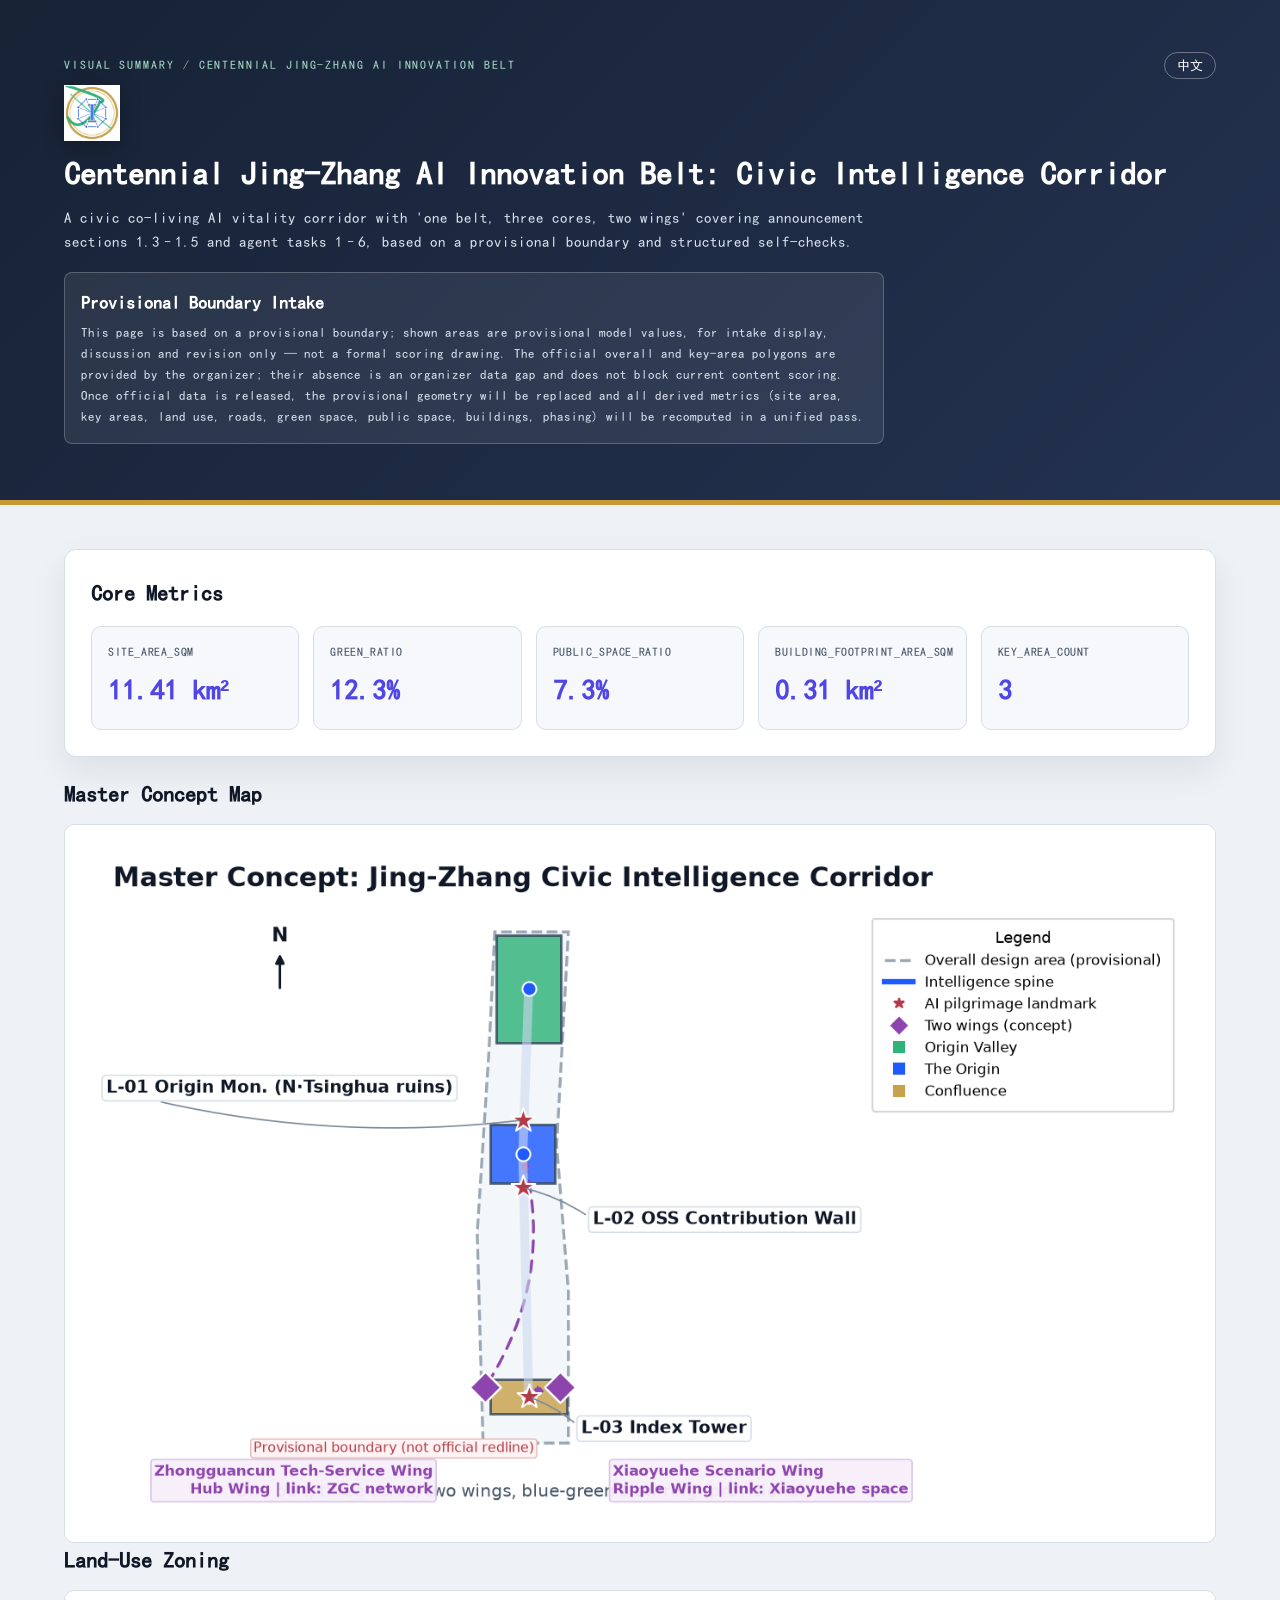
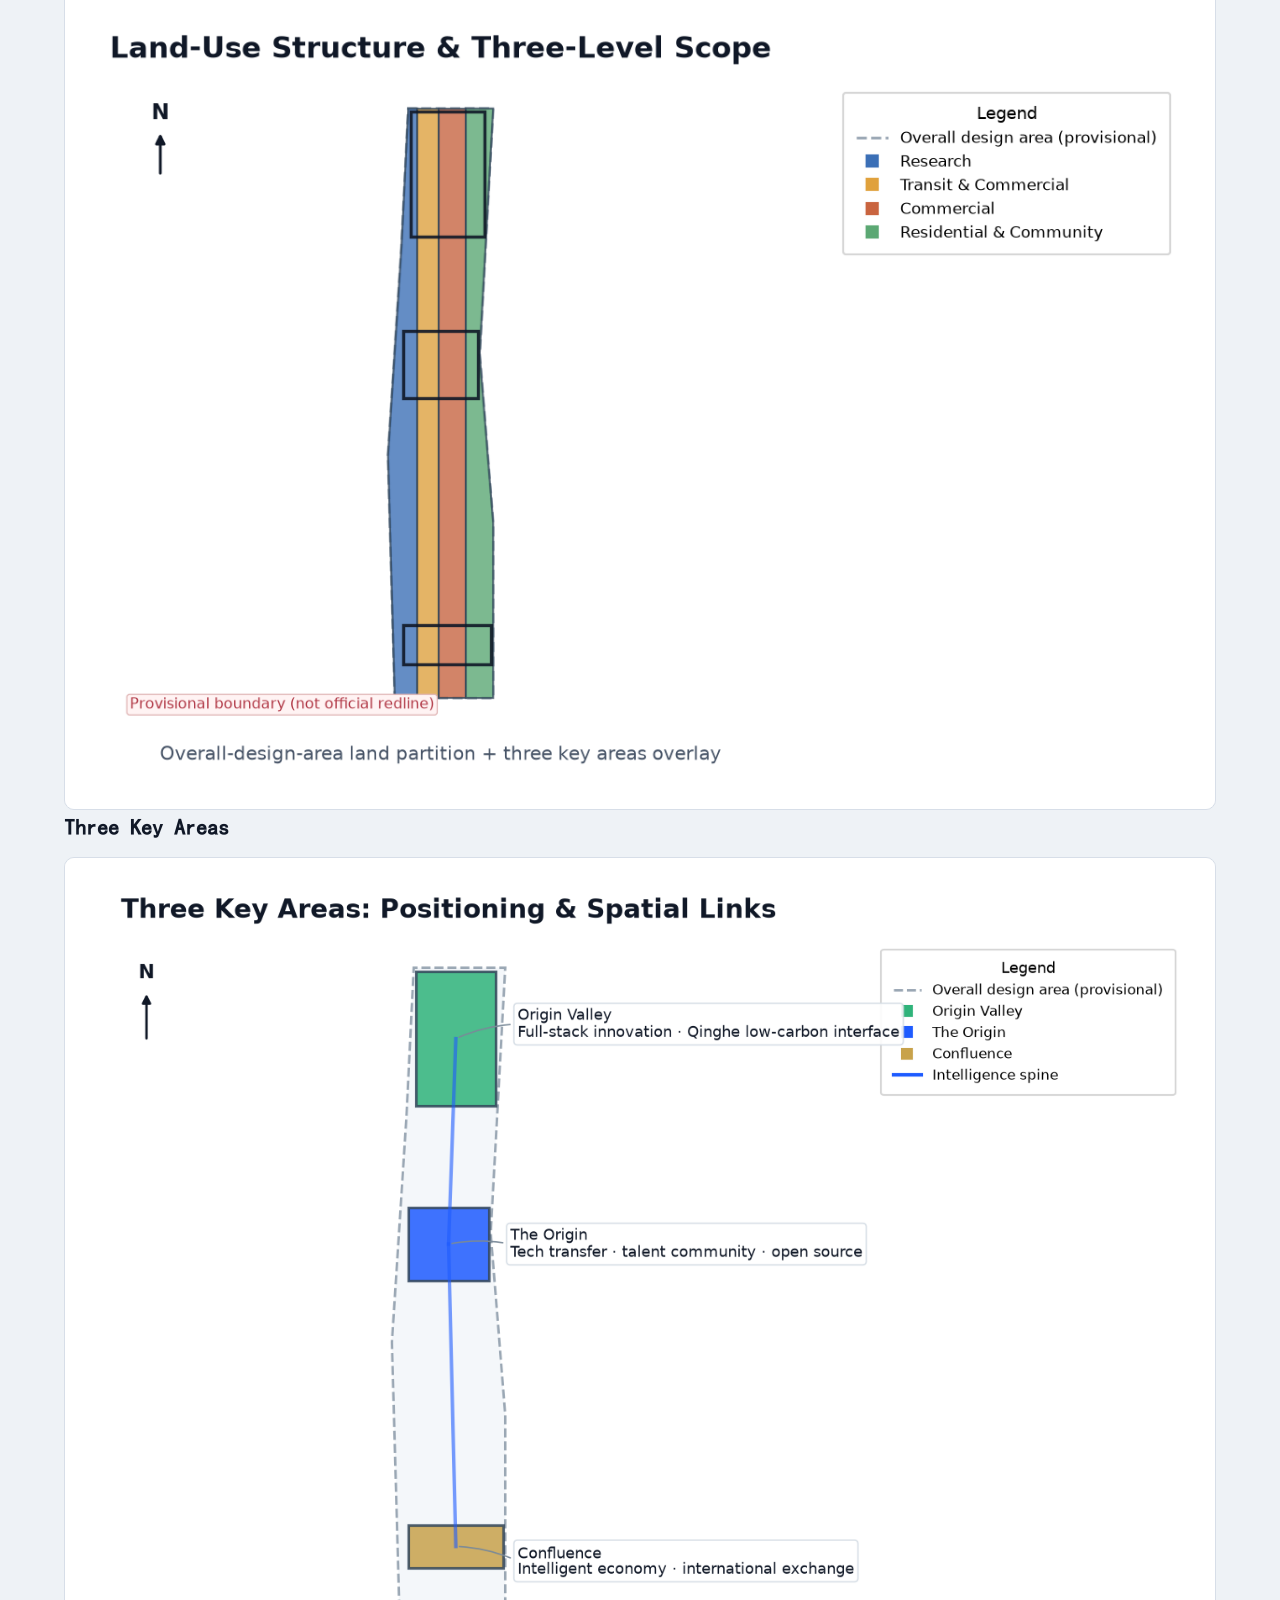
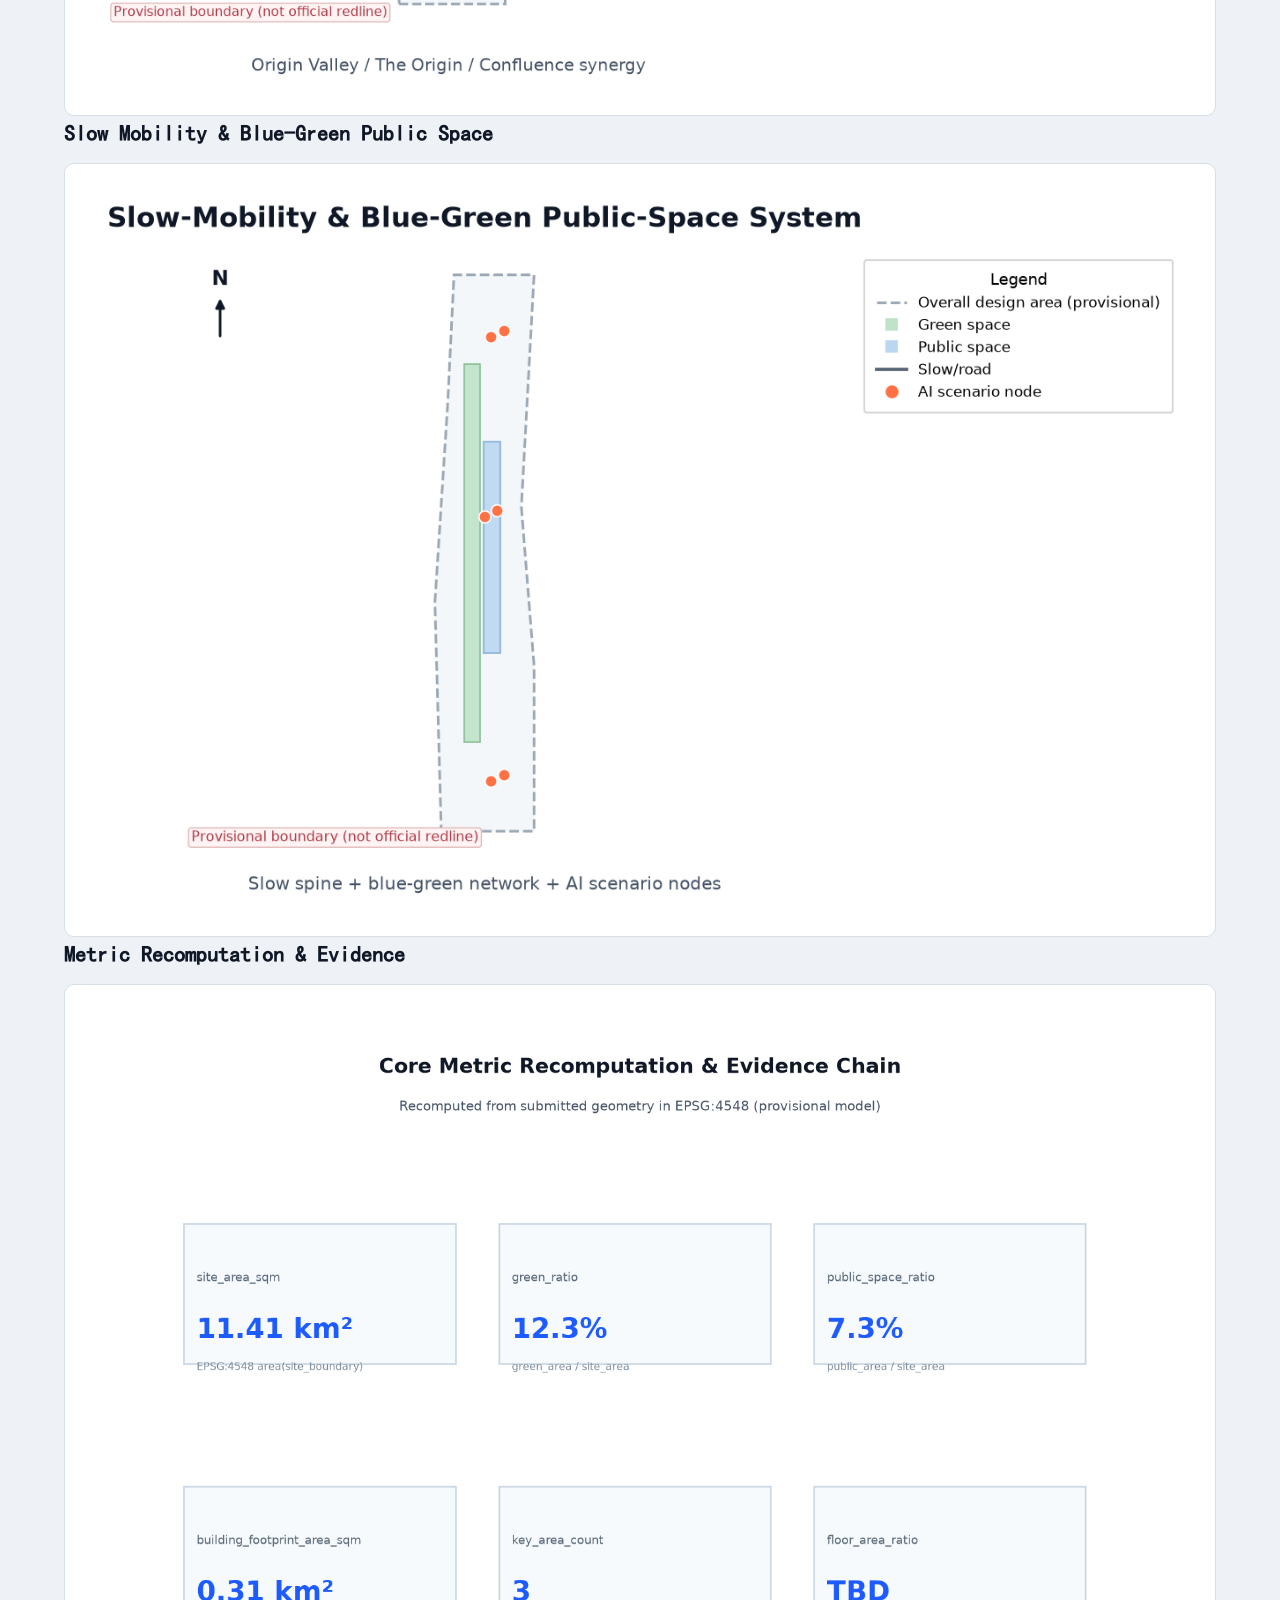
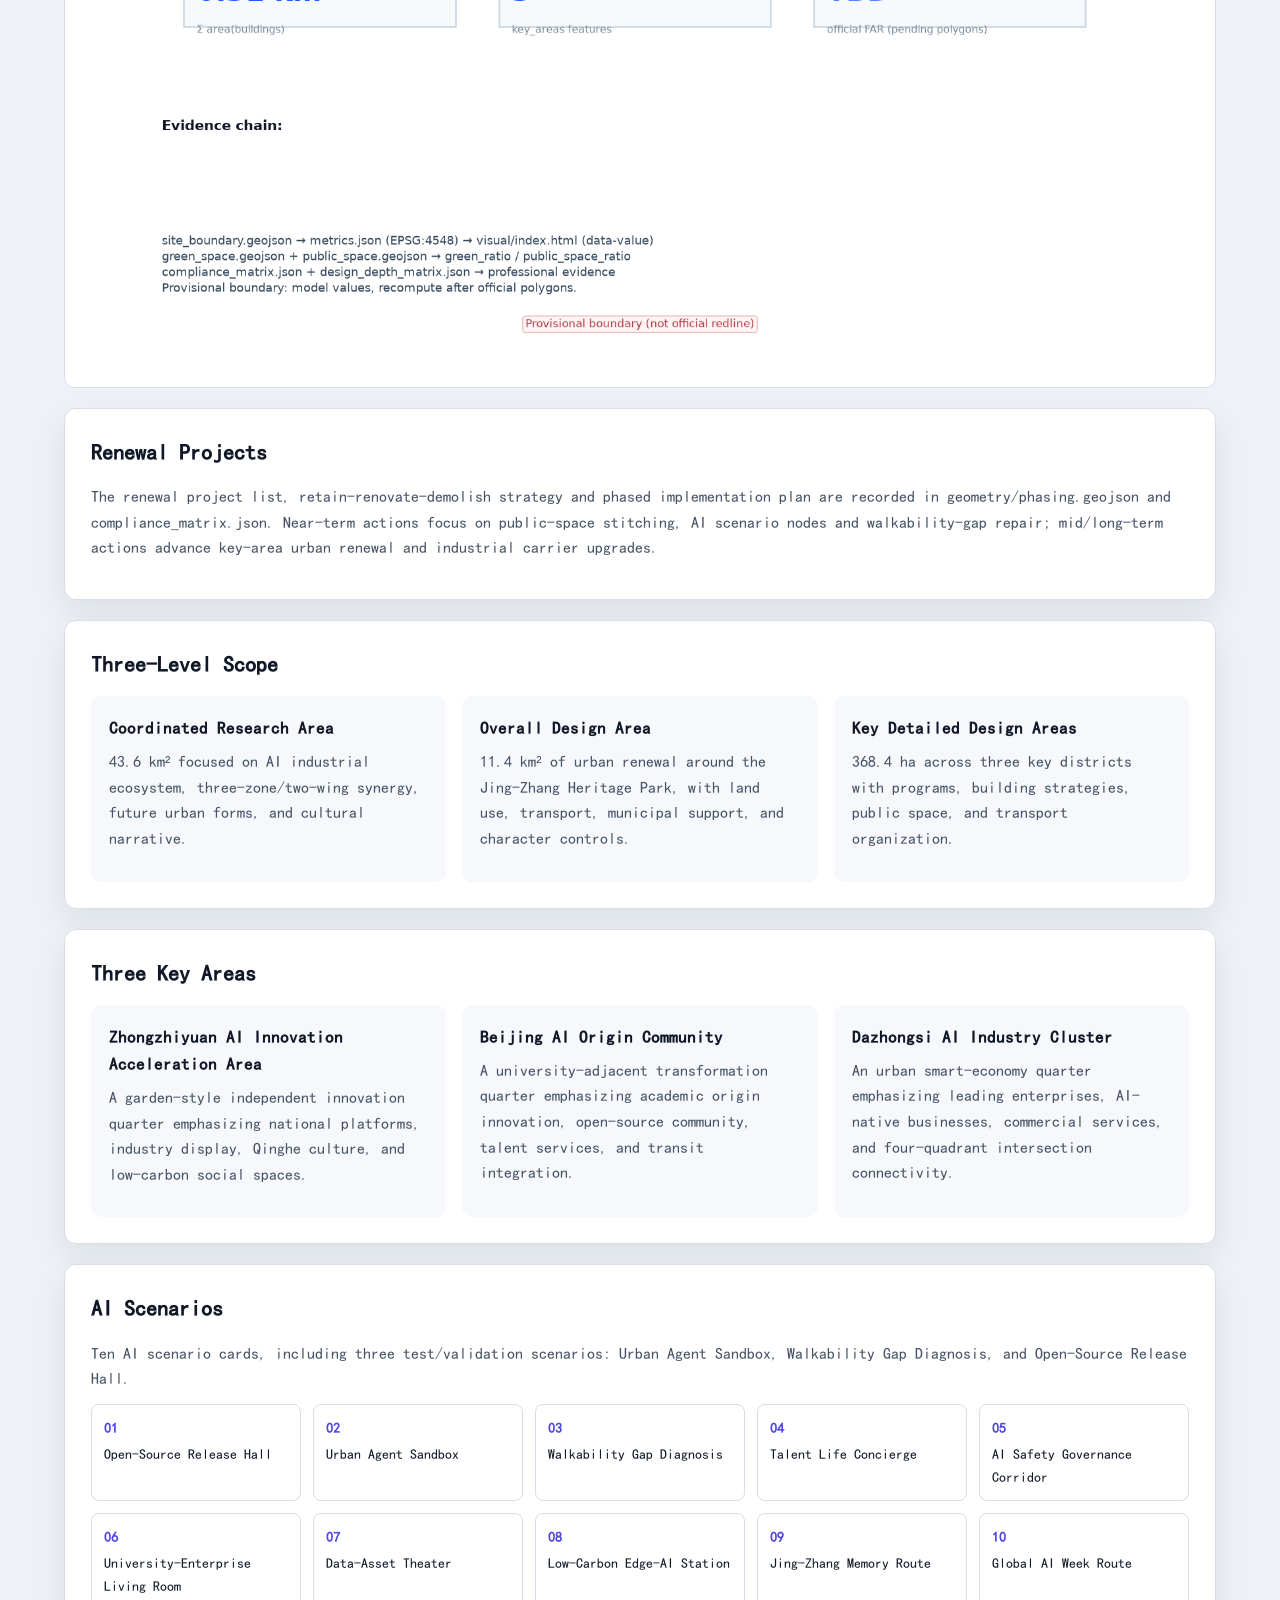
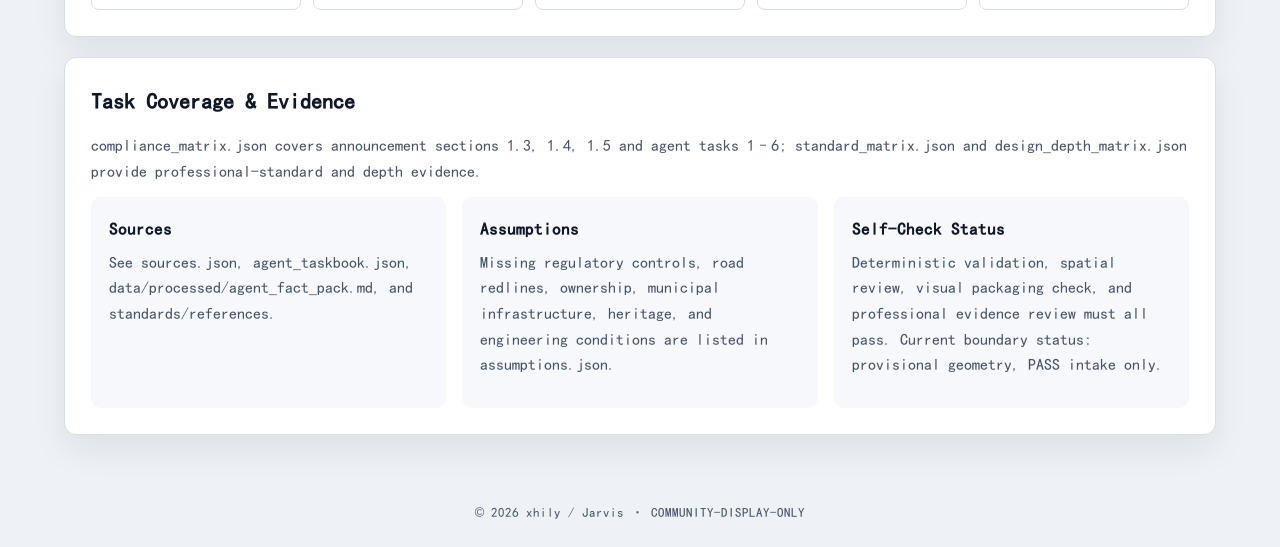
<file: submissions/xhily/jingzhang-ai-belt-civic-nexus/visual/index.en.html>
<!doctype html>
<html lang="en">
<head>
<meta charset="utf-8">
<meta name="viewport" content="width=device-width, initial-scale=1">
<title>Centennial Jing-Zhang AI Innovation Belt: Civic Intelligence Corridor</title>
<style>
@font-face{font-family:"EmbedCJK";src:url([data-uri]) format("woff2");font-weight:normal;font-style:normal;font-display:swap;}

:root{--ink:#101827;--muted:#475467;--paper:#ffffff;--soft:#f6f8fb;--line:#d7dee8;--gold:#c79838;--ai:#4f46e5;--park:#15803d;--civic:#b42318;--blue:#0f7490;--shadow:0 14px 34px rgba(16,24,39,.08)}
*{box-sizing:border-box}body{margin:0;font-family:"EmbedCJK", -apple-system,BlinkMacSystemFont,"PingFang SC","Microsoft YaHei",Arial,sans-serif;background:#eef2f6;color:var(--ink);line-height:1.6}
a{color:#1d4ed8;text-decoration:none}
.wrap{max-width:1200px;margin:0 auto;padding:24px}
header{background:linear-gradient(135deg,#172235 0%,#233250 100%);color:#fff;border-bottom:5px solid var(--gold);padding:32px 0}
.brand-logo{height:56px;width:auto;margin:0 0 14px;display:block;filter:drop-shadow(0 4px 10px rgba(0,0,0,.25))}
header h1{font-size:32px;line-height:1.2;margin:0 0 12px}
.eyebrow{color:#9fd7c0;letter-spacing:.16em;text-transform:uppercase;font-size:12px;margin-bottom:10px}
.hero-copy{color:#d8e3ef;max-width:820px;font-size:15px;margin:0 0 18px}
.lang-switch{float:right;margin-top:-4px}
.lang-switch a{color:#fff;border:1px solid rgba(255,255,255,.35);padding:6px 12px;border-radius:999px;font-size:13px}
.status-box{background:rgba(255,255,255,.08);border:1px solid rgba(255,255,255,.22);border-radius:8px;padding:16px;max-width:820px}
.status-box strong{display:block;font-size:18px;margin-bottom:6px;color:#fff}
.status-box p{margin:0;color:#d8e3ef;font-size:13px}
.sheet{background:var(--paper);border:1px solid var(--line);border-radius:12px;padding:26px;margin:20px 0;box-shadow:var(--shadow)}
h2{font-size:22px;margin:0 0 14px}
h3{font-size:17px;margin:0 0 8px}
p{margin:0 0 12px;color:var(--muted)}
.metrics{display:grid;grid-template-columns:repeat(auto-fit,minmax(180px,1fr));gap:14px}
.metric-card{background:var(--soft);border:1px solid var(--line);border-radius:10px;padding:16px}
.metric-label{font-size:12px;color:var(--muted);text-transform:uppercase;letter-spacing:.05em}
.metric-value{font-size:28px;font-weight:700;color:var(--ai);margin-top:6px}
.figure-section h2{margin-bottom:12px}
.figure-frame{border:1px solid var(--line);border-radius:10px;overflow:hidden;background:#f8fafc}
.figure-frame img{display:block;width:100%;height:auto}
.grid-3{display:grid;grid-template-columns:repeat(auto-fit,minmax(260px,1fr));gap:16px}
.card{background:var(--soft);border-radius:10px;padding:18px}
.card h3{color:var(--ink)}
.scenarios{display:grid;grid-template-columns:repeat(auto-fit,minmax(180px,1fr));gap:12px}
.scenario{background:#fff;border:1px solid var(--line);border-radius:8px;padding:12px;font-size:14px}
.scenario b{display:block;color:var(--ai);margin-bottom:4px}
.evidence{display:grid;grid-template-columns:repeat(auto-fit,minmax(260px,1fr));gap:16px}
footer{text-align:center;color:var(--muted);font-size:13px;padding:24px}
</style>
</head>
<body>
<header>
  <div class="wrap">
    <div class="lang-switch"><a href="index.html">中文</a></div>
    <div class="eyebrow">Visual Summary / Centennial Jing-Zhang AI Innovation Belt</div>
    <img class="brand-logo" src="../assets/figures/logo.en.png" alt="Centennial Jing-Zhang AI Innovation Belt: Civic Intelligence Corridor brand logo">
    <h1>Centennial Jing-Zhang AI Innovation Belt: Civic Intelligence Corridor</h1>
    <p class="hero-copy">A civic co-living AI vitality corridor with 'one belt, three cores, two wings' covering announcement sections 1.3–1.5 and agent tasks 1–6, based on a provisional boundary and structured self-checks.</p>
    <div class="status-box">
      <strong>Provisional Boundary Intake</strong>
      <p>This page is based on a provisional boundary; shown areas are provisional model values, for intake display, discussion and revision only — not a formal scoring drawing. The official overall and key-area polygons are provided by the organizer; their absence is an organizer data gap and does not block current content scoring. Once official data is released, the provisional geometry will be replaced and all derived metrics (site area, key areas, land use, roads, green space, public space, buildings, phasing) will be recomputed in a unified pass.</p>
    </div>
  </div>
</header>
<main class="wrap">
  <section class="sheet">
    <h2>Core Metrics</h2>
    <div class="metrics">
      
      <div class="metric-card">
        <div class="metric-label">site_area_sqm</div>
        <div class="metric-value">
          <span data-metric="site_area_sqm" data-value="11412825.386">11.41 km²</span>
        </div>
      </div>
    

      <div class="metric-card">
        <div class="metric-label">green_ratio</div>
        <div class="metric-value">
          <span data-metric="green_ratio" data-value="0.123423">12.3%</span>
        </div>
      </div>
    

      <div class="metric-card">
        <div class="metric-label">public_space_ratio</div>
        <div class="metric-value">
          <span data-metric="public_space_ratio" data-value="0.073281">7.3%</span>
        </div>
      </div>
    

      <div class="metric-card">
        <div class="metric-label">building_footprint_area_sqm</div>
        <div class="metric-value">
          <span data-metric="building_footprint_area_sqm" data-value="310807.184">0.31 km²</span>
        </div>
      </div>
    

      <div class="metric-card">
        <div class="metric-label">key_area_count</div>
        <div class="metric-value">
          <span data-metric="key_area_count" data-value="3">3</span>
        </div>
      </div>
    
    </div>
  </section>
  
      <section class="figure-section" id="site-overview.en">
        <h2>Master Concept Map</h2>
        <div class="figure-frame"><img src="../assets/figures/site-overview.en.png" alt="Master Concept Map" loading="lazy"></div>
      </section>
        

      <section class="figure-section" id="land-use-structure.en">
        <h2>Land-Use Zoning</h2>
        <div class="figure-frame"><img src="../assets/figures/land-use-structure.en.png" alt="Land-Use Zoning" loading="lazy"></div>
      </section>
        

      <section class="figure-section" id="key-areas.en">
        <h2>Three Key Areas</h2>
        <div class="figure-frame"><img src="../assets/figures/key-areas.en.png" alt="Three Key Areas" loading="lazy"></div>
      </section>
        

      <section class="figure-section" id="mobility-bluegreen.en">
        <h2>Slow Mobility & Blue-Green Public Space</h2>
        <div class="figure-frame"><img src="../assets/figures/mobility-bluegreen.en.png" alt="Slow Mobility & Blue-Green Public Space" loading="lazy"></div>
      </section>
        

      <section class="figure-section" id="metrics-evidence.en">
        <h2>Metric Recomputation & Evidence</h2>
        <div class="figure-frame"><img src="../assets/figures/metrics-evidence.en.png" alt="Metric Recomputation & Evidence" loading="lazy"></div>
      </section>
        
  <section class="sheet">
    <h2>Renewal Projects</h2>
    <p>The renewal project list, retain-renovate-demolish strategy and phased implementation plan are recorded in geometry/phasing.geojson and compliance_matrix.json. Near-term actions focus on public-space stitching, AI scenario nodes and walkability-gap repair; mid/long-term actions advance key-area urban renewal and industrial carrier upgrades.</p>
  </section>
  <section class="sheet">
    <h2>Three-Level Scope</h2>
    <div class="grid-3">
      <div class="card"><h3>Coordinated Research Area</h3><p>43.6 km² focused on AI industrial ecosystem, three-zone/two-wing synergy, future urban forms, and cultural narrative.</p></div>
      <div class="card"><h3>Overall Design Area</h3><p>11.4 km² of urban renewal around the Jing-Zhang Heritage Park, with land use, transport, municipal support, and character controls.</p></div>
      <div class="card"><h3>Key Detailed Design Areas</h3><p>368.4 ha across three key districts with programs, building strategies, public space, and transport organization.</p></div>
    </div>
  </section>
  <section class="sheet">
    <h2>Three Key Areas</h2>
    <div class="grid-3">
      <div class="card"><h3>Zhongzhiyuan AI Innovation Acceleration Area</h3><p>A garden-style independent innovation quarter emphasizing national platforms, industry display, Qinghe culture, and low-carbon social spaces.</p></div>
      <div class="card"><h3>Beijing AI Origin Community</h3><p>A university-adjacent transformation quarter emphasizing academic origin innovation, open-source community, talent services, and transit integration.</p></div>
      <div class="card"><h3>Dazhongsi AI Industry Cluster</h3><p>An urban smart-economy quarter emphasizing leading enterprises, AI-native businesses, commercial services, and four-quadrant intersection connectivity.</p></div>
    </div>
  </section>
  <section class="sheet">
    <h2>AI Scenarios</h2>
    <p>Ten AI scenario cards, including three test/validation scenarios: Urban Agent Sandbox, Walkability Gap Diagnosis, and Open-Source Release Hall.</p>
    <div class="scenarios">
      <article class="scenario"><b>01</b><span>Open-Source Release Hall</span></article>
<article class="scenario"><b>02</b><span>Urban Agent Sandbox</span></article>
<article class="scenario"><b>03</b><span>Walkability Gap Diagnosis</span></article>
<article class="scenario"><b>04</b><span>Talent Life Concierge</span></article>
<article class="scenario"><b>05</b><span>AI Safety Governance Corridor</span></article>
<article class="scenario"><b>06</b><span>University-Enterprise Living Room</span></article>
<article class="scenario"><b>07</b><span>Data-Asset Theater</span></article>
<article class="scenario"><b>08</b><span>Low-Carbon Edge-AI Station</span></article>
<article class="scenario"><b>09</b><span>Jing-Zhang Memory Route</span></article>
<article class="scenario"><b>10</b><span>Global AI Week Route</span></article>
    </div>
  </section>
  <section class="sheet">
    <h2>Task Coverage & Evidence</h2>
    <p>compliance_matrix.json covers announcement sections 1.3, 1.4, 1.5 and agent tasks 1–6; standard_matrix.json and design_depth_matrix.json provide professional-standard and depth evidence.</p>
    <div class="evidence">
      <div class="card"><h3>Sources</h3><p>See sources.json, agent_taskbook.json, data/processed/agent_fact_pack.md, and standards/references.</p></div>
      <div class="card"><h3>Assumptions</h3><p>Missing regulatory controls, road redlines, ownership, municipal infrastructure, heritage, and engineering conditions are listed in assumptions.json.</p></div>
      <div class="card"><h3>Self-Check Status</h3><p>Deterministic validation, spatial review, visual packaging check, and professional evidence review must all pass. Current boundary status: provisional geometry, PASS intake only.</p></div>
    </div>
  </section>
</main>
<footer class="wrap">© 2026 xhily / Jarvis · COMMUNITY-DISPLAY-ONLY</footer>
</body>
</html>
</file>
